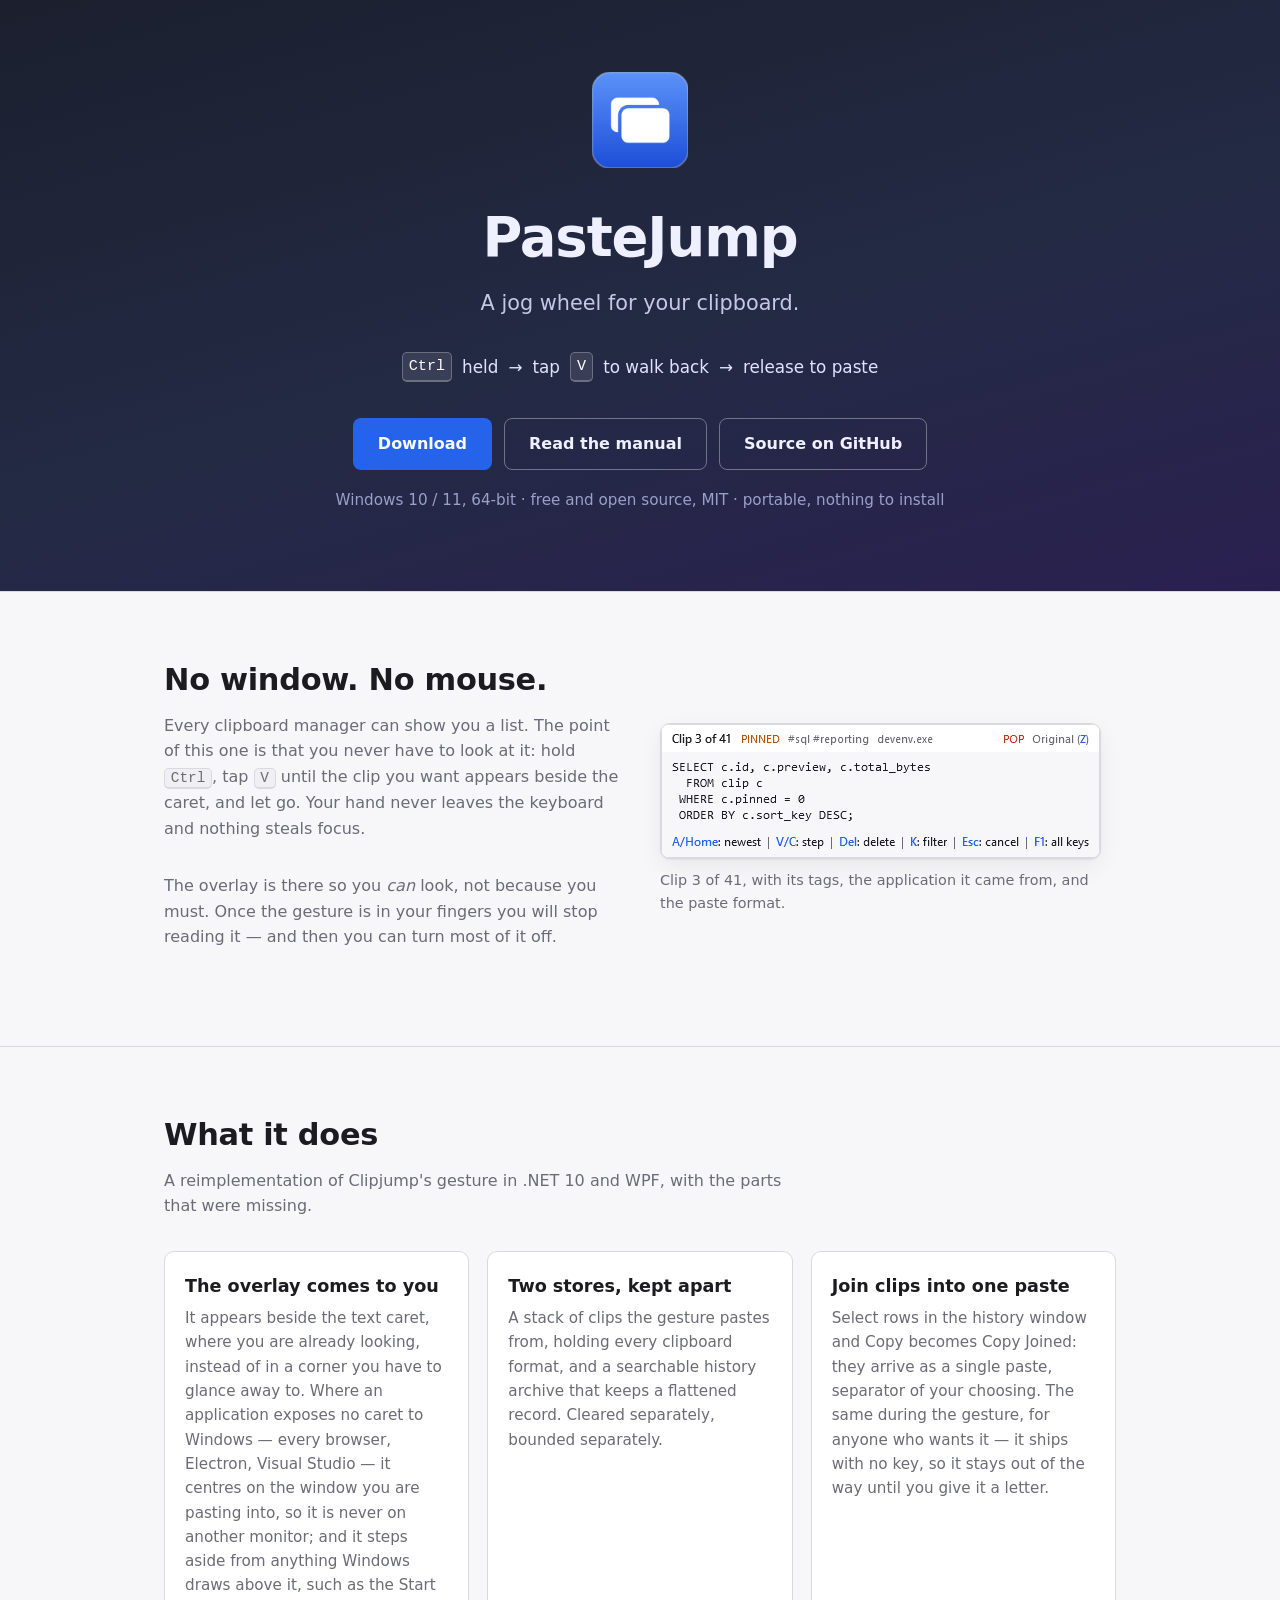
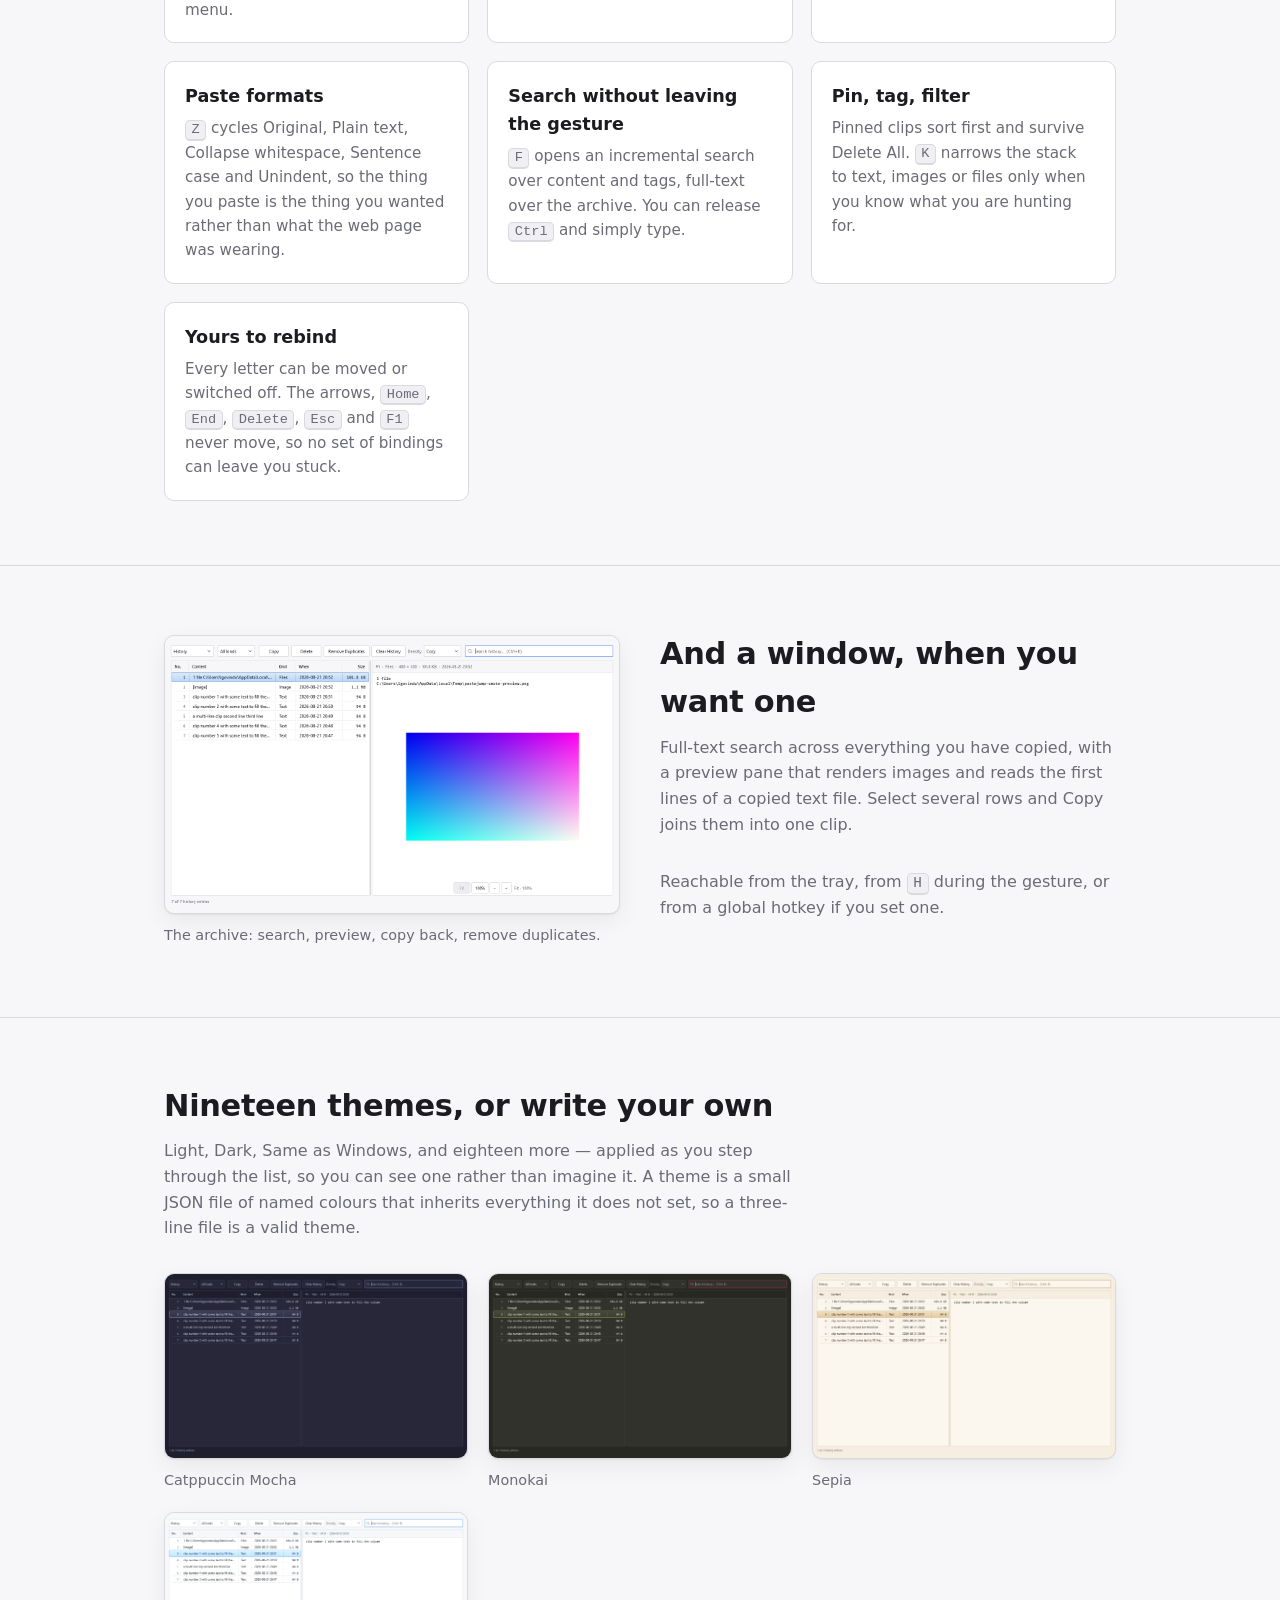
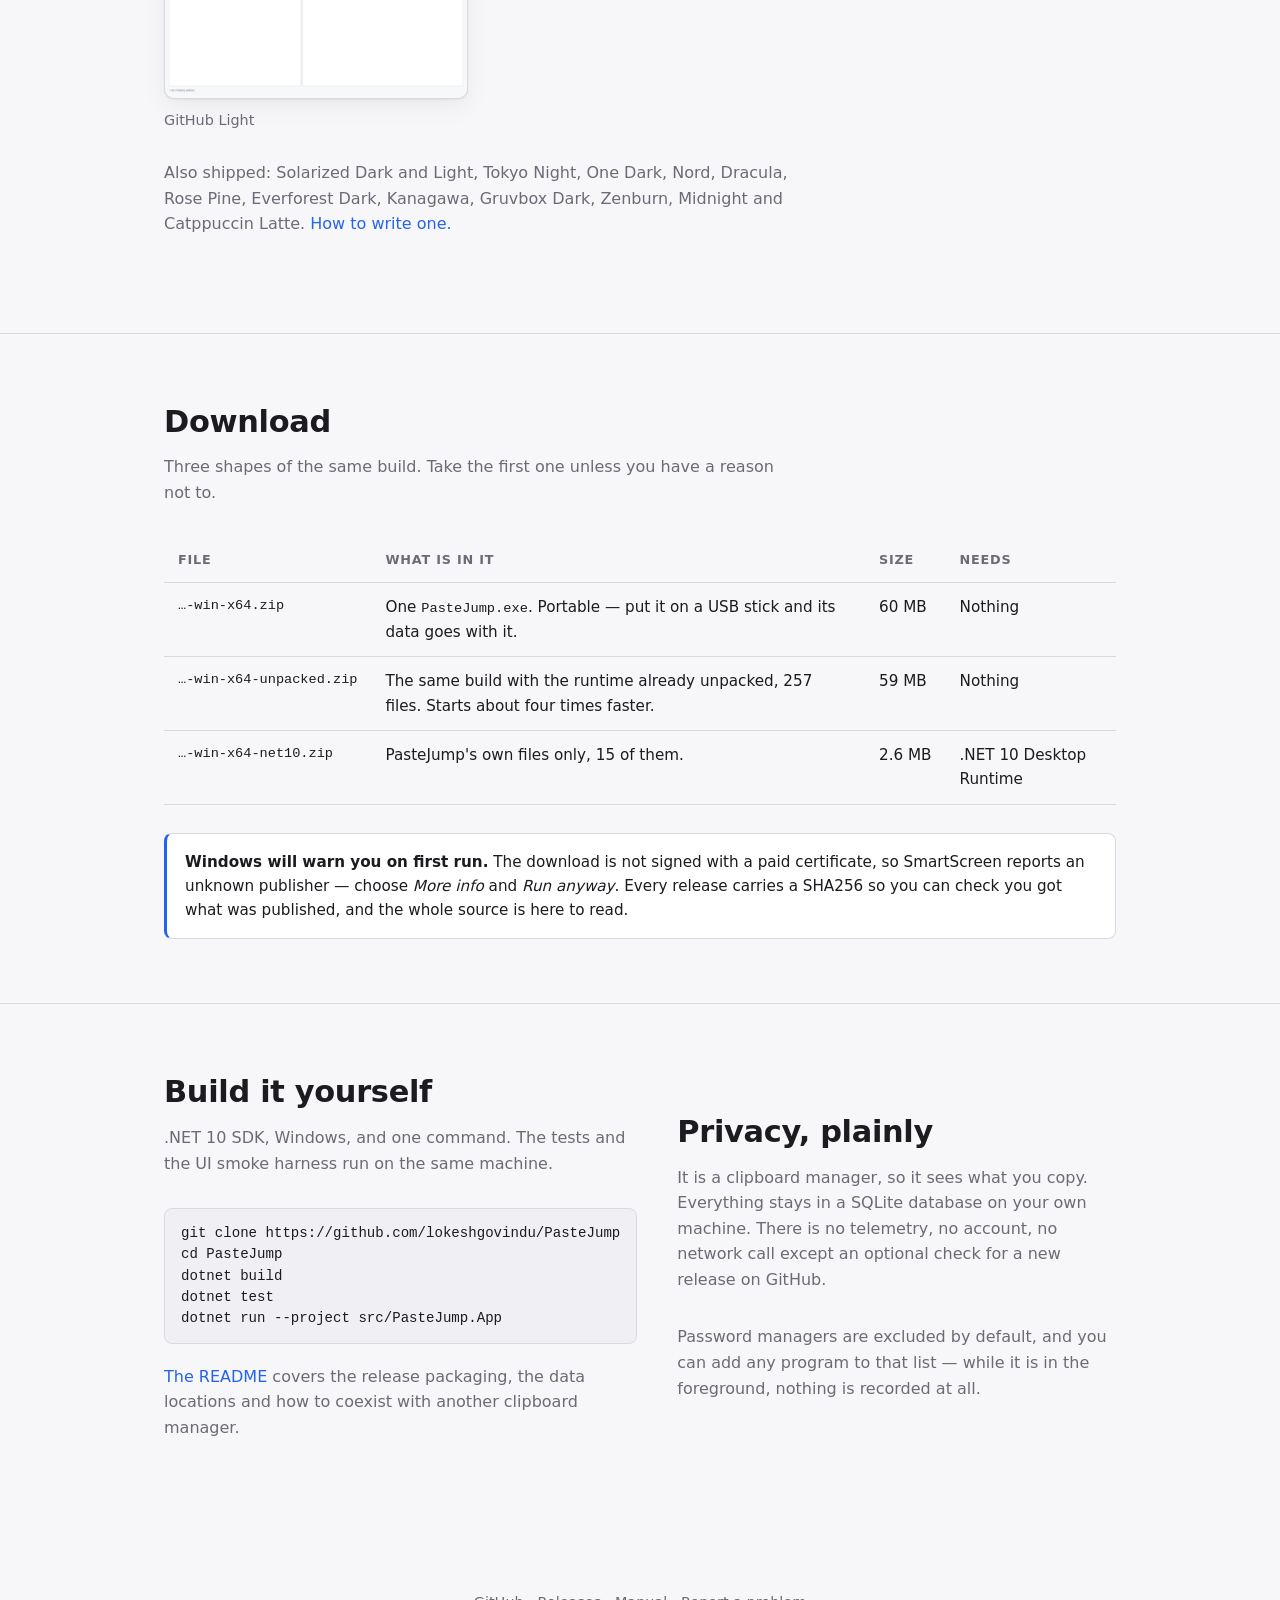
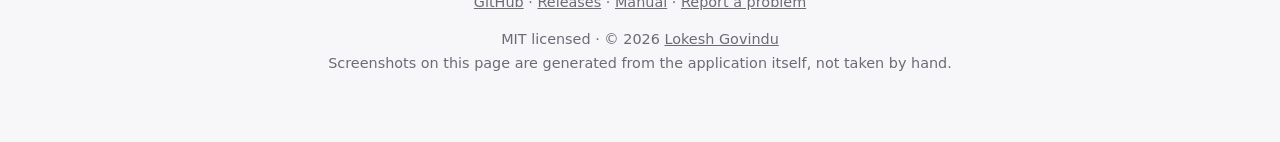
<file: docs/index.html>
<!DOCTYPE html>
<!--
    The project's website, served by GitHub Pages from this folder (Settings, Pages, master /docs).

    Hand-written and self-contained on purpose: no Jekyll theme, no CDN, no web fonts, no JavaScript. A page about a
    clipboard manager - a program people are right to be careful about - should not be asking three other servers for
    permission to render. .nojekyll beside this file stops Pages processing it and serves these bytes as they are.

    Every screenshot comes from help/images, which tools/update-help-images.ps1 regenerates from the UI smoke harness.
    That is deliberate: the pictures on this page cannot drift from the product, because nobody takes them by hand.
-->
<html lang="en">
<head>
<meta charset="utf-8">
<meta name="viewport" content="width=device-width, initial-scale=1">
<title>PasteJump — a jog wheel for your clipboard</title>
<meta name="description" content="A keyboard-driven multiple-clipboard manager for Windows. Hold Ctrl, tap V to walk back through everything you have copied, release to paste. Free, open source, portable.">
<link rel="icon" href="pastejump-256.png" type="image/png">

<meta property="og:title" content="PasteJump">
<meta property="og:description" content="Hold Ctrl, tap V to walk back through everything you have copied, release to paste. No window, no mouse.">
<meta property="og:image" content="https://lokeshgovindu.github.io/PasteJump/pastejump-256.png">
<meta property="og:url" content="https://lokeshgovindu.github.io/PasteJump/">
<meta name="twitter:card" content="summary">

<style>
/*
    One palette, defined as tokens and swapped by prefers-color-scheme - the same approach the application takes, and
    for the same reason: every colour named once means a theme change cannot leave one control behind.
*/
:root {
    --bg: #f7f7f9;
    --surface: #ffffff;
    --border: #d9d9e0;
    --text: #1b1b20;
    --muted: #6b6b77;
    --accent: #2563eb;
    --accent-text: #fbfbfe;
    --code-bg: #f0f0f4;
    --shadow: 0 1px 2px rgba(0, 0, 0, .06), 0 8px 24px rgba(0, 0, 0, .06);
    --hero-bg: linear-gradient(165deg, #1b1f2e 0%, #232a44 55%, #2a2050 100%);
}

@media (prefers-color-scheme: dark) {
    :root {
        --bg: #17171b;
        --surface: #1e1e24;
        --border: #33333d;
        --text: #e8e8ee;
        --muted: #9a9aa8;
        --accent: #7c9cff;
        --accent-text: #14141a;
        --code-bg: #24242c;
        --shadow: 0 1px 2px rgba(0, 0, 0, .4), 0 8px 24px rgba(0, 0, 0, .35);
    }
}

* { box-sizing: border-box; }

body {
    margin: 0;
    background: var(--bg);
    color: var(--text);
    font: 16px/1.6 -apple-system, "Segoe UI Variable Text", "Segoe UI", system-ui, sans-serif;
    -webkit-font-smoothing: antialiased;
}

a { color: var(--accent); text-decoration: none; }
a:hover { text-decoration: underline; }

code, kbd {
    font-family: "Cascadia Mono", Consolas, ui-monospace, monospace;
    font-size: .9em;
}

kbd {
    background: var(--code-bg);
    border: 1px solid var(--border);
    border-bottom-width: 2px;
    border-radius: 5px;
    padding: .1em .4em;
    white-space: nowrap;
}

.wrap { max-width: 1000px; margin: 0 auto; padding: 0 24px; }

/* ---------------------------------------------------------------- hero */

header {
    background: var(--hero-bg);
    color: #eef0ff;
    padding: 72px 0 64px;
    text-align: center;
    border-bottom: 1px solid var(--border);
}

header img.mark { width: 96px; height: 96px; }

h1 {
    font-size: clamp(2.4rem, 6vw, 3.4rem);
    margin: 18px 0 6px;
    letter-spacing: -.02em;
}

.tagline { font-size: clamp(1.05rem, 2.6vw, 1.3rem); color: #c3c8e8; margin: 0 auto 6px; max-width: 40ch; }
.subtle { color: #9aa0c8; font-size: .95rem; margin-top: 18px; }

.gesture {
    display: inline-flex;
    gap: 10px;
    align-items: center;
    flex-wrap: wrap;
    justify-content: center;
    margin: 26px 0 6px;
    font-size: 1.05rem;
    color: #dfe3ff;
}

.gesture kbd { background: rgba(255, 255, 255, .1); border-color: rgba(255, 255, 255, .25); color: #fff; }

.buttons { display: flex; gap: 12px; justify-content: center; flex-wrap: wrap; margin-top: 30px; }

.button {
    display: inline-block;
    padding: 12px 24px;
    border-radius: 8px;
    font-weight: 600;
    border: 1px solid transparent;
}

.button.primary { background: var(--accent); color: var(--accent-text); }
.button.primary:hover { filter: brightness(1.1); text-decoration: none; }
.button.ghost { border-color: rgba(255, 255, 255, .35); color: #eef0ff; }
.button.ghost:hover { background: rgba(255, 255, 255, .1); text-decoration: none; }

/* ---------------------------------------------------------------- sections */

section { padding: 64px 0; border-bottom: 1px solid var(--border); }
section:last-of-type { border-bottom: 0; }

h2 { font-size: 1.9rem; margin: 0 0 8px; letter-spacing: -.01em; }
h3 { font-size: 1.1rem; margin: 0 0 6px; }
.lede { color: var(--muted); margin: 0 0 32px; max-width: 62ch; }

figure { margin: 0; }

figure img {
    max-width: 100%;
    height: auto;
    display: block;
    border: 1px solid var(--border);
    border-radius: 10px;
    box-shadow: var(--shadow);
    background: var(--surface);
}

figcaption { color: var(--muted); font-size: .9rem; margin-top: 10px; }

.split { display: grid; grid-template-columns: 1fr 1fr; gap: 40px; align-items: center; }

.cards { display: grid; grid-template-columns: repeat(auto-fit, minmax(260px, 1fr)); gap: 18px; }

.card {
    background: var(--surface);
    border: 1px solid var(--border);
    border-radius: 10px;
    padding: 20px;
}

.card p { color: var(--muted); margin: 0; font-size: .95rem; }

.gallery { display: grid; grid-template-columns: repeat(auto-fit, minmax(300px, 1fr)); gap: 20px; }

table { width: 100%; border-collapse: collapse; font-size: .95rem; }
th, td { text-align: left; padding: 12px 14px; border-bottom: 1px solid var(--border); vertical-align: top; }
th { font-size: .8rem; text-transform: uppercase; letter-spacing: .06em; color: var(--muted); }
td.name { font-family: "Cascadia Mono", Consolas, ui-monospace, monospace; font-size: .85rem; white-space: nowrap; }

.scroller { overflow-x: auto; }

pre {
    background: var(--code-bg);
    border: 1px solid var(--border);
    border-radius: 8px;
    padding: 14px 16px;
    overflow-x: auto;
    font-size: .88rem;
    line-height: 1.5;
}

footer { padding: 40px 0 56px; color: var(--muted); font-size: .9rem; text-align: center; }
footer a { color: var(--muted); text-decoration: underline; }

.note {
    background: var(--surface);
    border: 1px solid var(--border);
    border-left: 3px solid var(--accent);
    border-radius: 8px;
    padding: 16px 18px;
    margin-top: 28px;
    font-size: .95rem;
}

@media (max-width: 760px) {
    .split { grid-template-columns: 1fr; gap: 28px; }
    section { padding: 48px 0; }
}
</style>
</head>
<body>

<header>
    <div class="wrap">
        <img class="mark" src="pastejump-256.png" alt="">
        <h1>PasteJump</h1>
        <p class="tagline">A jog wheel for your clipboard.</p>

        <p class="gesture">
            <kbd>Ctrl</kbd> held <span>&rarr;</span> tap <kbd>V</kbd> to walk back <span>&rarr;</span> release to paste
        </p>

        <div class="buttons">
            <a class="button primary" href="https://github.com/lokeshgovindu/PasteJump/releases">Download</a>
            <a class="button ghost" href="help/overview.html">Read the manual</a>
            <a class="button ghost" href="https://github.com/lokeshgovindu/PasteJump">Source on GitHub</a>
        </div>

        <p class="subtle">Windows 10 / 11, 64-bit &middot; free and open source, MIT &middot; portable, nothing to install</p>
    </div>
</header>

<section>
    <div class="wrap split">
        <div>
            <h2>No window. No mouse.</h2>
            <p class="lede">
                Every clipboard manager can show you a list. The point of this one is that you never have to look at
                it: hold <kbd>Ctrl</kbd>, tap <kbd>V</kbd> until the clip you want appears beside the caret, and let go.
                Your hand never leaves the keyboard and nothing steals focus.
            </p>
            <p class="lede">
                The overlay is there so you <em>can</em> look, not because you must. Once the gesture is in your
                fingers you will stop reading it &mdash; and then you can turn most of it off.
            </p>
        </div>
        <figure>
            <img src="help/images/overlay.png" alt="The paste overlay, showing clip 3 of 41 with its tags and source application">
            <figcaption>Clip 3 of 41, with its tags, the application it came from, and the paste format.</figcaption>
        </figure>
    </div>
</section>

<section>
    <div class="wrap">
        <h2>What it does</h2>
        <p class="lede">A reimplementation of Clipjump's gesture in .NET 10 and WPF, with the parts that were missing.</p>

        <div class="cards">
            <div class="card">
                <h3>The overlay comes to you</h3>
                <p>
                    It appears beside the text caret, where you are already looking, instead of in a corner you have to
                    glance away to. Where an application exposes no caret to Windows &mdash; every browser, Electron,
                    Visual Studio &mdash; it centres on the window you are pasting into, so it is never on another
                    monitor; and it steps aside from anything Windows draws above it, such as the Start menu.
                </p>
            </div>
            <div class="card">
                <h3>Two stores, kept apart</h3>
                <p>
                    A stack of clips the gesture pastes from, holding every clipboard format, and a searchable history
                    archive that keeps a flattened record. Cleared separately, bounded separately.
                </p>
            </div>
            <div class="card">
                <h3>Join clips into one paste</h3>
                <p>
                    Select rows in the history window and Copy becomes Copy Joined: they arrive as a single paste,
                    separator of your choosing. The same during the gesture, for anyone who wants it &mdash; it ships
                    with no key, so it stays out of the way until you give it a letter.
                </p>
            </div>
            <div class="card">
                <h3>Paste formats</h3>
                <p>
                    <kbd>Z</kbd> cycles Original, Plain text, Collapse whitespace, Sentence case and Unindent, so the
                    thing you paste is the thing you wanted rather than what the web page was wearing.
                </p>
            </div>
            <div class="card">
                <h3>Search without leaving the gesture</h3>
                <p>
                    <kbd>F</kbd> opens an incremental search over content and tags, full-text over the archive. You can
                    release <kbd>Ctrl</kbd> and simply type.
                </p>
            </div>
            <div class="card">
                <h3>Pin, tag, filter</h3>
                <p>
                    Pinned clips sort first and survive Delete All. <kbd>K</kbd> narrows the stack to text, images or
                    files only when you know what you are hunting for.
                </p>
            </div>
            <div class="card">
                <h3>Yours to rebind</h3>
                <p>
                    Every letter can be moved or switched off. The arrows, <kbd>Home</kbd>, <kbd>End</kbd>,
                    <kbd>Delete</kbd>, <kbd>Esc</kbd> and <kbd>F1</kbd> never move, so no set of bindings can leave you
                    stuck.
                </p>
            </div>
        </div>
    </div>
</section>

<section>
    <div class="wrap split">
        <figure>
            <img src="help/images/history-window.png" alt="The history window, showing the searchable archive with a preview pane">
            <figcaption>The archive: search, preview, copy back, remove duplicates.</figcaption>
        </figure>
        <div>
            <h2>And a window, when you want one</h2>
            <p class="lede">
                Full-text search across everything you have copied, with a preview pane that renders images and reads
                the first lines of a copied text file. Select several rows and Copy joins them into one clip.
            </p>
            <p class="lede">
                Reachable from the tray, from <kbd>H</kbd> during the gesture, or from a global hotkey if you set one.
            </p>
        </div>
    </div>
</section>

<section>
    <div class="wrap">
        <h2>Nineteen themes, or write your own</h2>
        <p class="lede">
            Light, Dark, Same&nbsp;as&nbsp;Windows, and eighteen more &mdash; applied as you step through the list, so
            you can see one rather than imagine it. A theme is a small JSON file of named colours that inherits
            everything it does not set, so a three-line file is a valid theme.
        </p>

        <div class="gallery">
            <figure>
                <img src="help/images/theme-catppuccin-mocha.png" alt="PasteJump under the Catppuccin Mocha theme">
                <figcaption>Catppuccin Mocha</figcaption>
            </figure>
            <figure>
                <img src="help/images/theme-monokai.png" alt="PasteJump under the Monokai theme">
                <figcaption>Monokai</figcaption>
            </figure>
            <figure>
                <img src="help/images/theme-sepia.png" alt="PasteJump under the Sepia theme">
                <figcaption>Sepia</figcaption>
            </figure>
            <figure>
                <img src="help/images/theme-github-light.png" alt="PasteJump under the GitHub Light theme">
                <figcaption>GitHub Light</figcaption>
            </figure>
        </div>

        <p class="lede" style="margin-top: 28px;">
            Also shipped: Solarized Dark and Light, Tokyo Night, One Dark, Nord, Dracula, Rose Pine, Everforest Dark,
            Kanagawa, Gruvbox Dark, Zenburn, Midnight and Catppuccin Latte.
            <a href="help/themes.html">How to write one.</a>
        </p>
    </div>
</section>

<section>
    <div class="wrap">
        <h2>Download</h2>
        <p class="lede">
            Three shapes of the same build. Take the first one unless you have a reason not to.
        </p>

        <div class="scroller">
            <table>
                <tr>
                    <th>File</th>
                    <th>What is in it</th>
                    <th>Size</th>
                    <th>Needs</th>
                </tr>
                <tr>
                    <td class="name">…-win-x64.zip</td>
                    <td>One <code>PasteJump.exe</code>. Portable &mdash; put it on a USB stick and its data goes with it.</td>
                    <td>60&nbsp;MB</td>
                    <td>Nothing</td>
                </tr>
                <tr>
                    <td class="name">…-win-x64-unpacked.zip</td>
                    <td>The same build with the runtime already unpacked, 257 files. Starts about four times faster.</td>
                    <td>59&nbsp;MB</td>
                    <td>Nothing</td>
                </tr>
                <tr>
                    <td class="name">…-win-x64-net10.zip</td>
                    <td>PasteJump's own files only, 15 of them.</td>
                    <td>2.6&nbsp;MB</td>
                    <td>.NET 10 Desktop Runtime</td>
                </tr>
            </table>
        </div>

        <div class="note">
            <p style="margin: 0;">
                <strong>Windows will warn you on first run.</strong> The download is not signed with a paid
                certificate, so SmartScreen reports an unknown publisher &mdash; choose <em>More info</em> and
                <em>Run anyway</em>. Every release carries a SHA256 so you can check you got what was published, and
                the whole source is here to read.
            </p>
        </div>
    </div>
</section>

<section>
    <div class="wrap split">
        <div>
            <h2>Build it yourself</h2>
            <p class="lede">
                .NET 10 SDK, Windows, and one command. The tests and the UI smoke harness run on the same machine.
            </p>
<pre>git clone https://github.com/lokeshgovindu/PasteJump
cd PasteJump
dotnet build
dotnet test
dotnet run --project src/PasteJump.App</pre>
            <p class="lede" style="margin-top: 20px;">
                <a href="https://github.com/lokeshgovindu/PasteJump/blob/master/README.md">The README</a> covers the
                release packaging, the data locations and how to coexist with another clipboard manager.
            </p>
        </div>
        <div>
            <h2>Privacy, plainly</h2>
            <p class="lede">
                It is a clipboard manager, so it sees what you copy. Everything stays in a SQLite database on your own
                machine. There is no telemetry, no account, no network call except an optional check for a new release
                on GitHub.
            </p>
            <p class="lede">
                Password managers are excluded by default, and you can add any program to that list &mdash; while it is
                in the foreground, nothing is recorded at all.
            </p>
        </div>
    </div>
</section>

<footer>
    <div class="wrap">
        <p>
            <a href="https://github.com/lokeshgovindu/PasteJump">GitHub</a> &middot;
            <a href="https://github.com/lokeshgovindu/PasteJump/releases">Releases</a> &middot;
            <a href="help/overview.html">Manual</a> &middot;
            <a href="https://github.com/lokeshgovindu/PasteJump/issues">Report a problem</a>
        </p>
        <p>
            MIT licensed &middot; &copy; 2026 <a href="https://github.com/lokeshgovindu">Lokesh Govindu</a><br>
            Screenshots on this page are generated from the application itself, not taken by hand.
        </p>
    </div>
</footer>

</body>
</html>
</file>
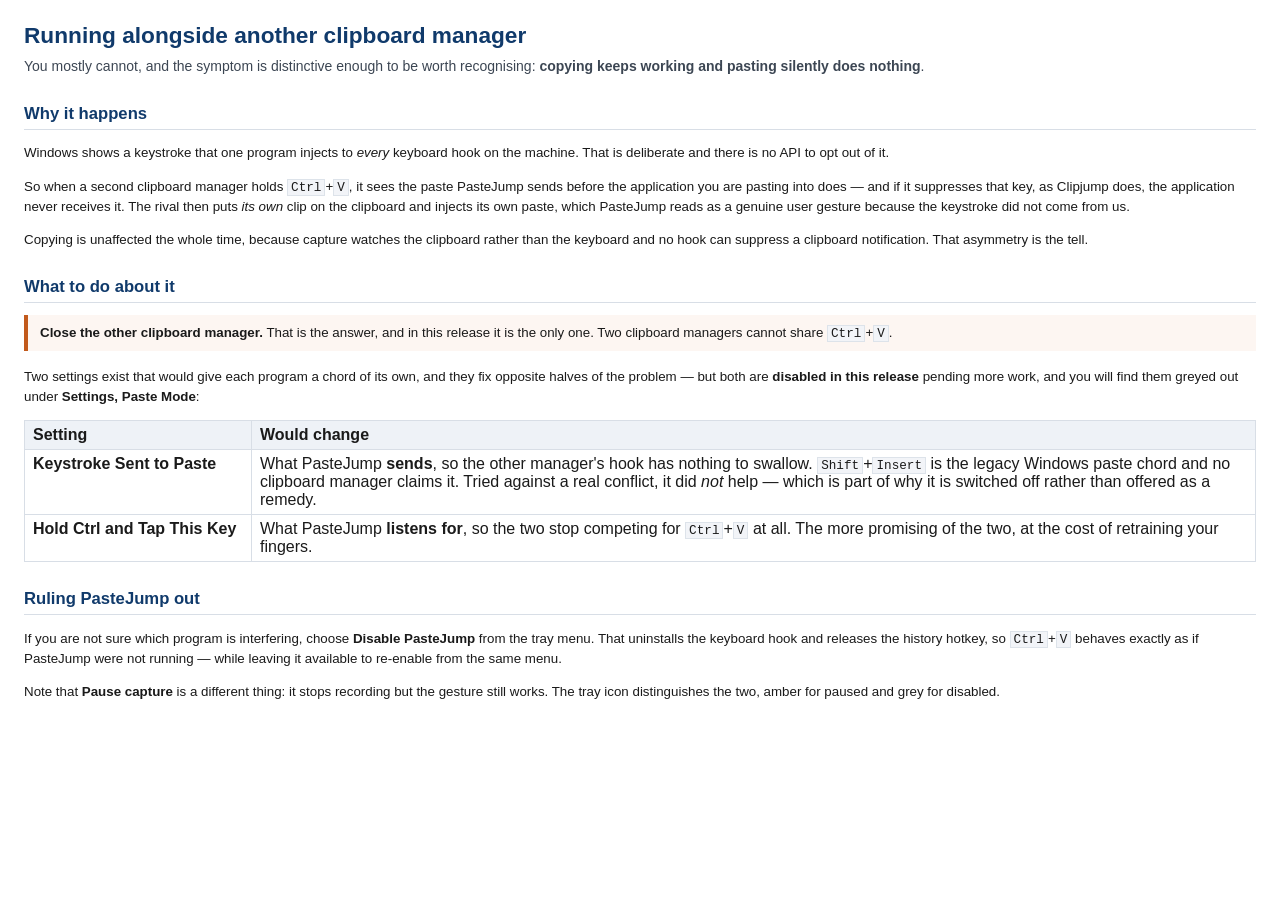
<file: docs/help/coexisting.html>
<html>
<head>
<meta http-equiv="Content-Type" content="text/html; charset=utf-8">
<title>Another clipboard manager</title>
<link rel="stylesheet" type="text/css" href="styles.css">
</head>
<body>

<h1>Running alongside another clipboard manager</h1>
<p class="lead">You mostly cannot, and the symptom is distinctive enough to be worth recognising:
<b>copying keeps working and pasting silently does nothing</b>.</p>

<h2>Why it happens</h2>

<p>Windows shows a keystroke that one program injects to <i>every</i> keyboard hook on the machine. That
is deliberate and there is no API to opt out of it.</p>

<p>So when a second clipboard manager holds <code>Ctrl</code>+<code>V</code>, it sees the paste PasteJump
sends before the application you are pasting into does &mdash; and if it suppresses that key, as Clipjump
does, the application never receives it. The rival then puts <i>its own</i> clip on the clipboard and
injects its own paste, which PasteJump reads as a genuine user gesture because the keystroke did not come
from us.</p>

<p>Copying is unaffected the whole time, because capture watches the clipboard rather than the keyboard
and no hook can suppress a clipboard notification. That asymmetry is the tell.</p>

<h2>What to do about it</h2>

<div class="warn">
<p><b>Close the other clipboard manager.</b> That is the answer, and in this release it is the only one.
Two clipboard managers cannot share <code>Ctrl</code>+<code>V</code>.</p>
</div>

<p>Two settings exist that would give each program a chord of its own, and they fix opposite halves of the
problem &mdash; but both are <b>disabled in this release</b> pending more work, and you will find them
greyed out under <b>Settings, Paste Mode</b>:</p>

<table>
<tr><th>Setting</th><th>Would change</th></tr>

<tr><td class="name">Keystroke Sent to Paste</td>
<td>What PasteJump <b>sends</b>, so the other manager's hook has nothing to swallow.
<code>Shift</code>+<code>Insert</code> is the legacy Windows paste chord and no clipboard manager claims
it. Tried against a real conflict, it did <i>not</i> help &mdash; which is part of why it is switched off
rather than offered as a remedy.</td></tr>

<tr><td class="name">Hold Ctrl and Tap This Key</td>
<td>What PasteJump <b>listens for</b>, so the two stop competing for <code>Ctrl</code>+<code>V</code> at
all. The more promising of the two, at the cost of retraining your fingers.</td></tr>
</table>

<h2>Ruling PasteJump out</h2>

<p>If you are not sure which program is interfering, choose <b>Disable PasteJump</b> from the tray menu.
That uninstalls the keyboard hook and releases the history hotkey, so <code>Ctrl</code>+<code>V</code>
behaves exactly as if PasteJump were not running &mdash; while leaving it available to re-enable from the
same menu.</p>

<p>Note that <b>Pause capture</b> is a different thing: it stops recording but the gesture still works.
The tray icon distinguishes the two, amber for paused and grey for disabled.</p>

</body>
</html>
</file>
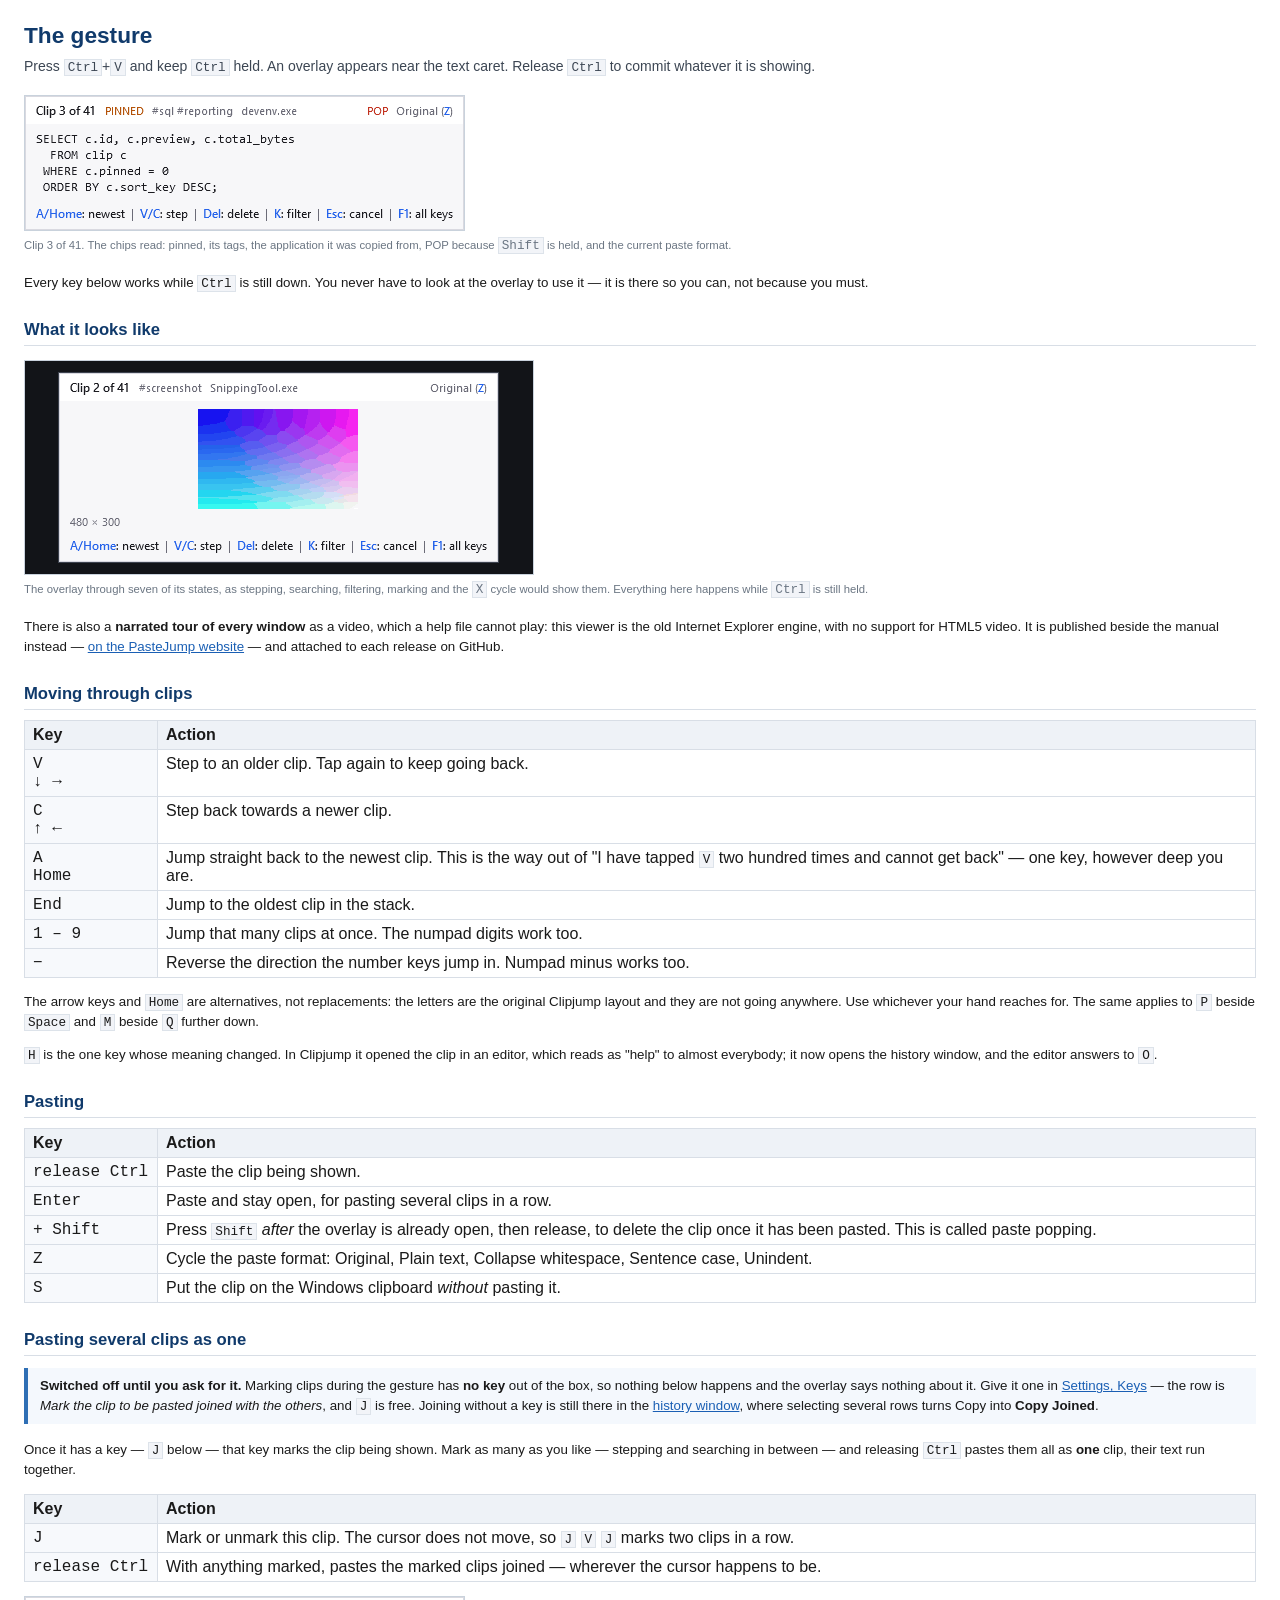
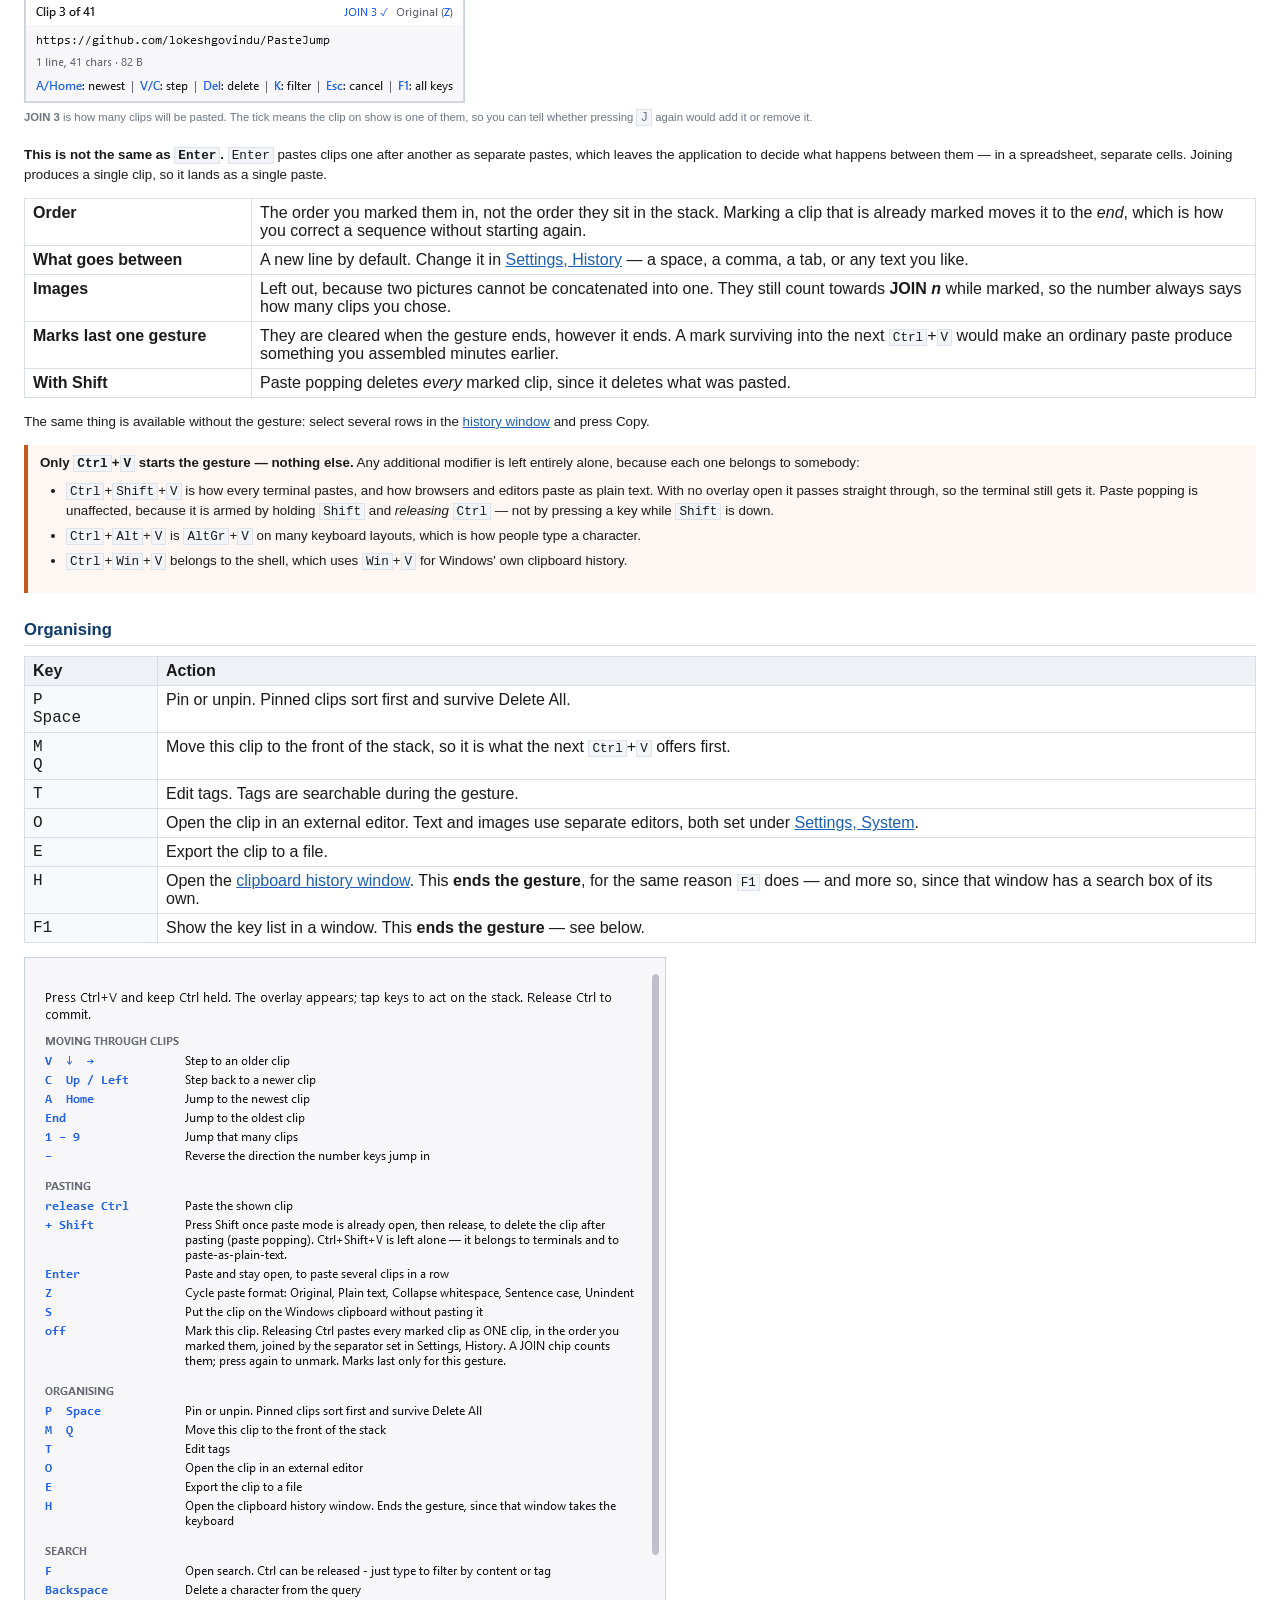
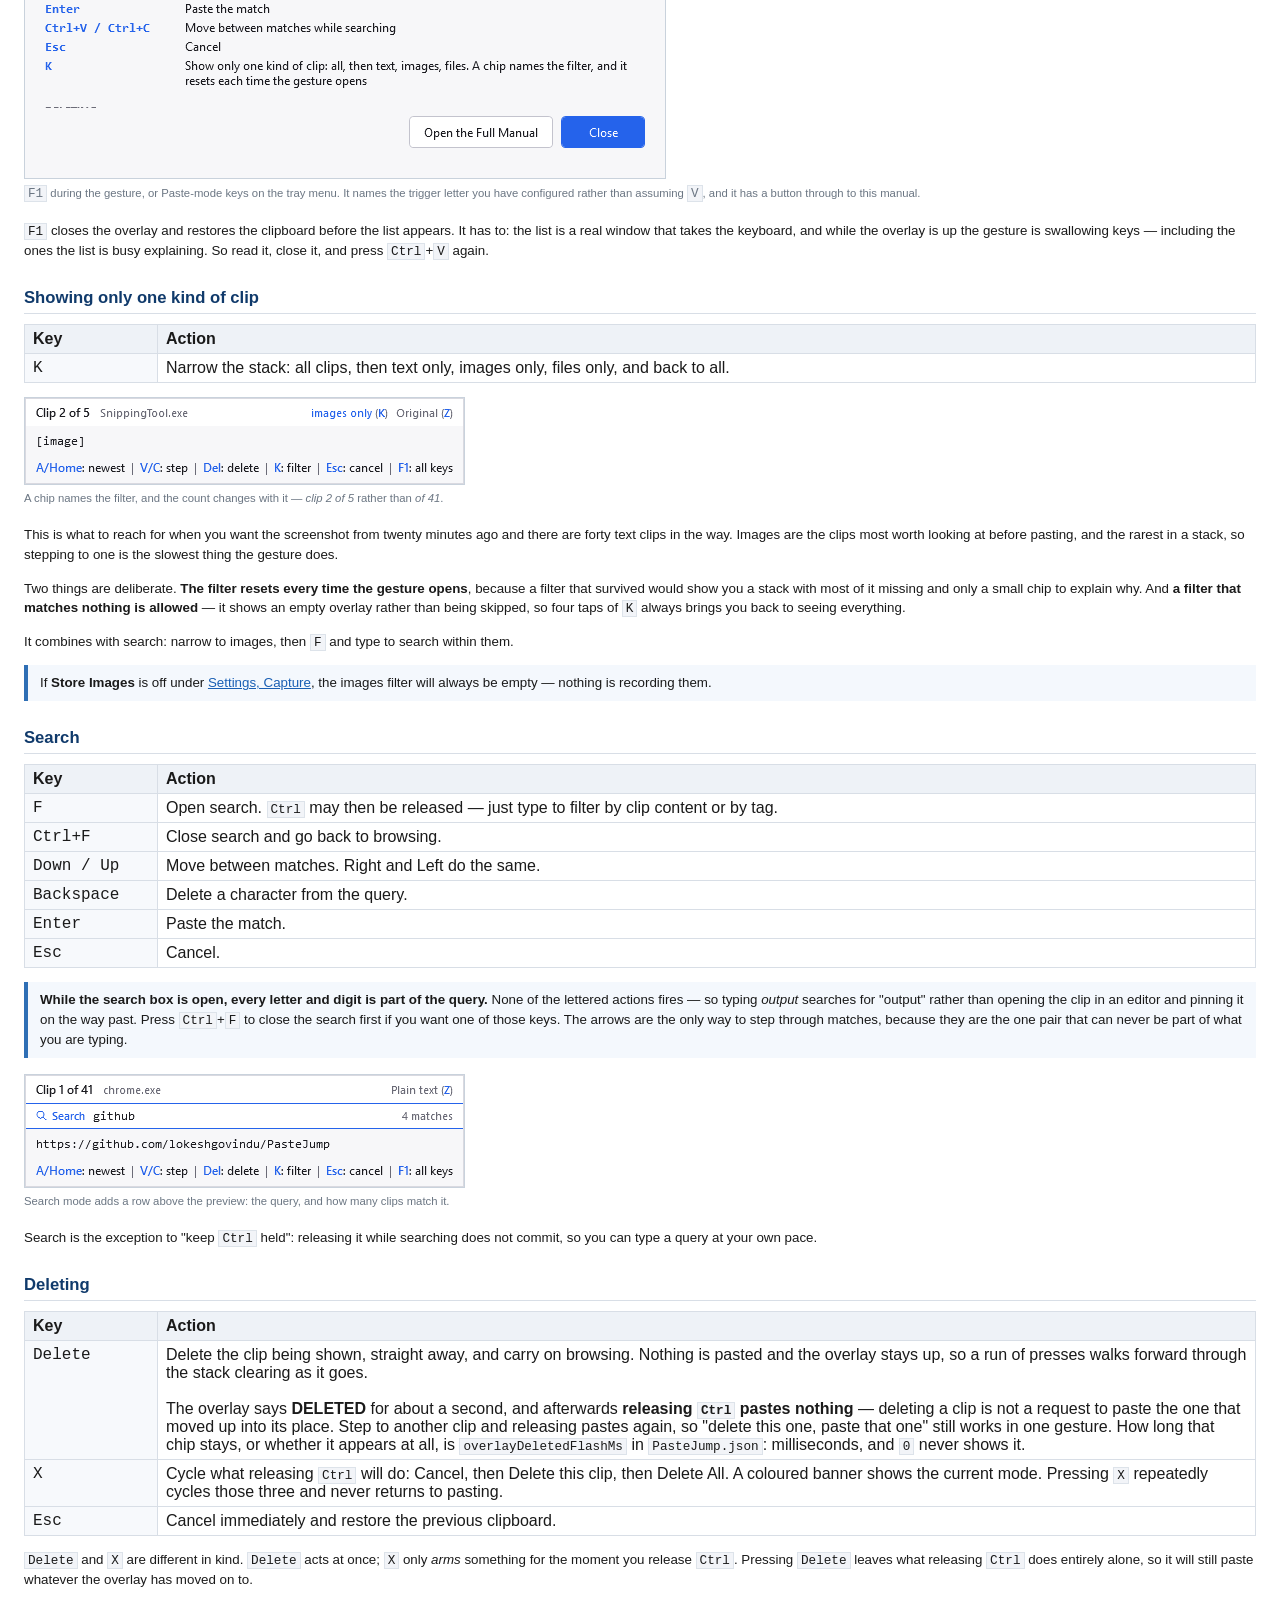
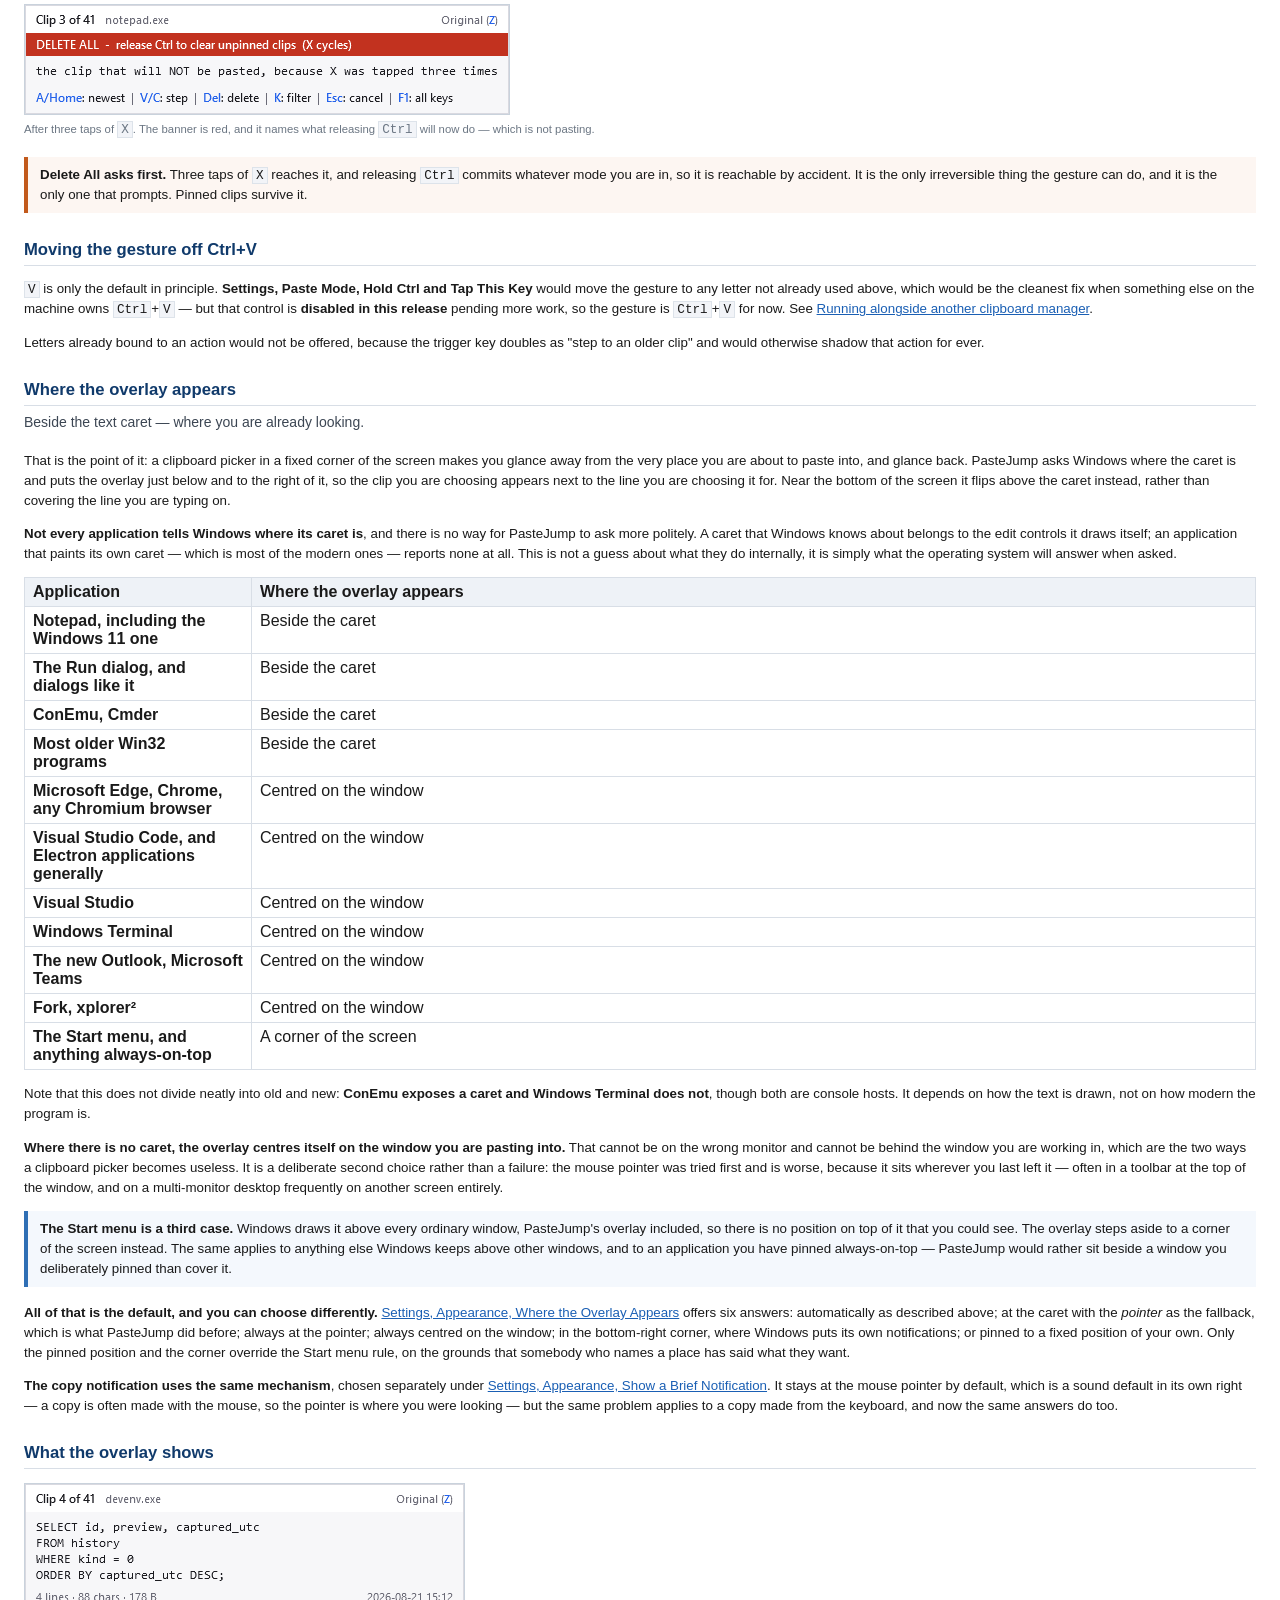
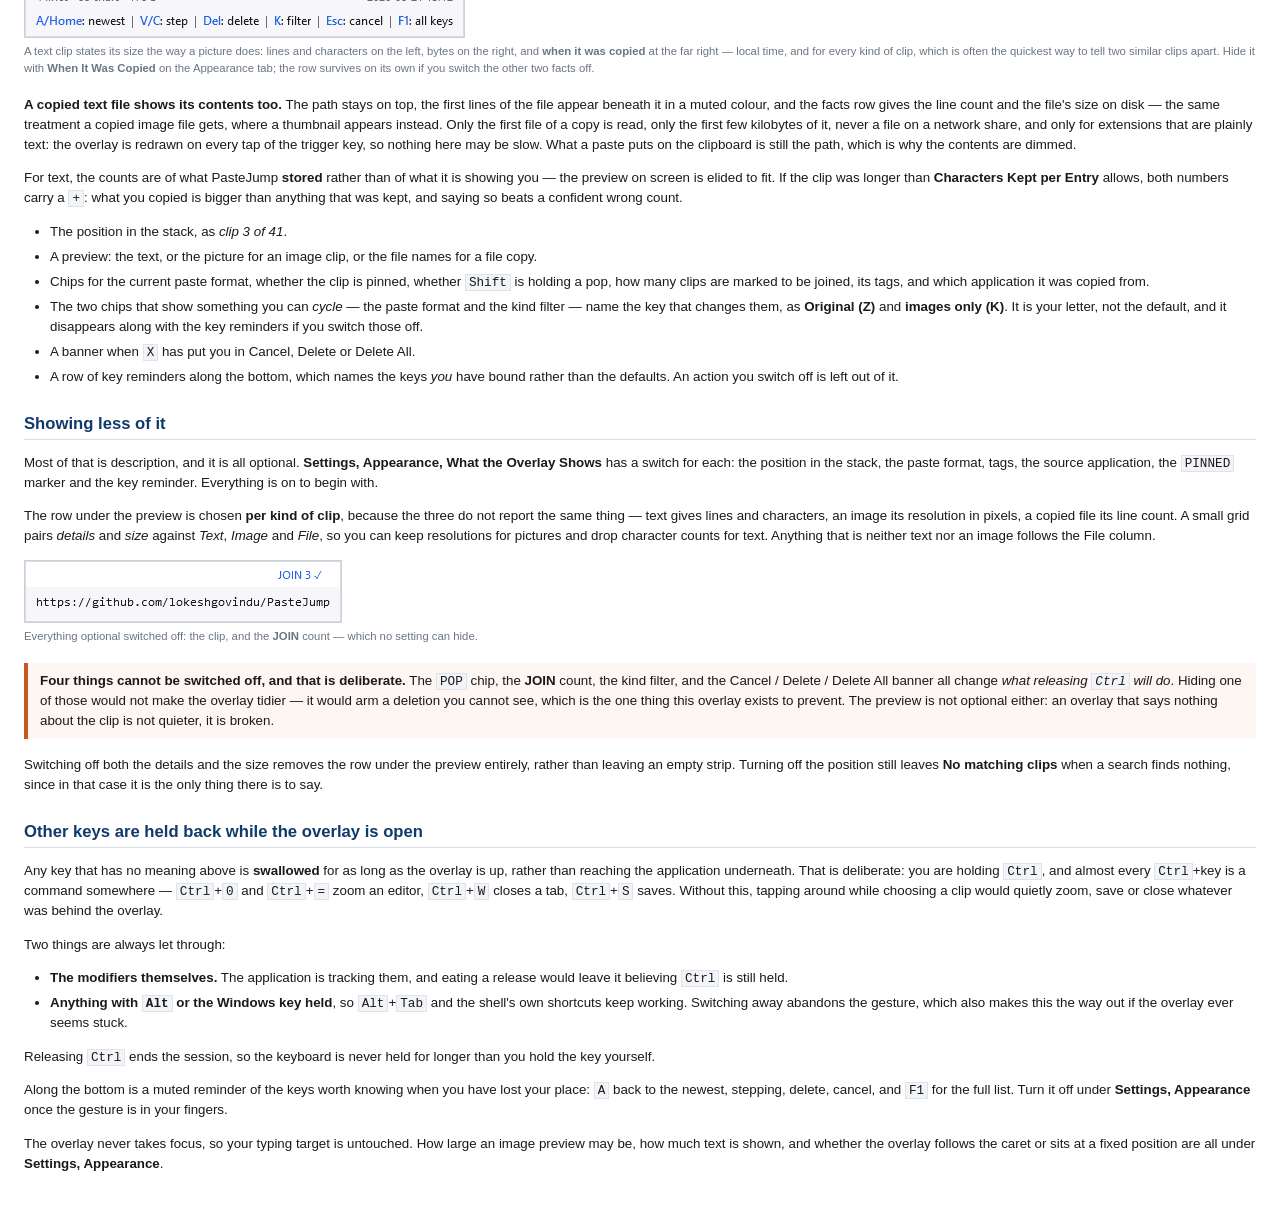
<file: docs/help/gesture.html>
<html>
<head>
<meta http-equiv="Content-Type" content="text/html; charset=utf-8">
<title>The gesture</title>
<link rel="stylesheet" type="text/css" href="styles.css">
</head>
<body>

<h1>The gesture</h1>
<p class="lead">Press <code>Ctrl</code>+<code>V</code> and keep <code>Ctrl</code> held. An overlay
appears near the text caret. Release <code>Ctrl</code> to commit whatever it is showing.</p>

<div class="shot shot-inline">
<img src="images/overlay.png" alt="The paste overlay showing clip 3 of 41">
<p>Clip 3 of 41. The chips read: pinned, its tags, the application it was copied from, POP because
<code>Shift</code> is held, and the current paste format.</p>
</div>

<p>Every key below works while <code>Ctrl</code> is still down. You never have to look at the overlay to
use it &mdash; it is there so you can, not because you must.</p>

<h2>What it looks like</h2>

<div class="shot">
<img src="images/overlay-tour.gif" alt="The overlay stepping through a text clip, an image, a search, a kind filter, marked clips and DELETE ALL">
<p>The overlay through seven of its states, as stepping, searching, filtering, marking and the <code>X</code> cycle
would show them. Everything here happens while <code>Ctrl</code> is still held.</p>
</div>

<p>There is also a <b>narrated tour of every window</b> as a video, which a help file cannot play: this viewer is the
old Internet&nbsp;Explorer engine, with no support for HTML5 video. It is published beside the manual instead &mdash;
<a href="https://lokeshgovindu.github.io/PasteJump/">on the PasteJump website</a> &mdash; and attached to each
release on GitHub.</p>

<h2>Moving through clips</h2>

<table>
<tr><th>Key</th><th>Action</th></tr>
<tr><td class="key">V<br>&darr; &rarr;</td><td>Step to an older clip. Tap again to keep going back.</td></tr>
<tr><td class="key">C<br>&uarr; &larr;</td><td>Step back towards a newer clip.</td></tr>
<tr><td class="key">A<br>Home</td><td>Jump straight back to the newest clip. This is the way out of "I have
tapped <code>V</code> two hundred times and cannot get back" &mdash; one key, however deep you are.</td></tr>
<tr><td class="key">End</td><td>Jump to the oldest clip in the stack.</td></tr>
<tr><td class="key">1 &ndash; 9</td><td>Jump that many clips at once. The numpad digits work too.</td></tr>
<tr><td class="key">&minus;</td><td>Reverse the direction the number keys jump in. Numpad minus works too.</td></tr>
</table>

<p>The arrow keys and <code>Home</code> are alternatives, not replacements: the letters are the original
Clipjump layout and they are not going anywhere. Use whichever your hand reaches for. The same applies to
<code>P</code> beside <code>Space</code> and <code>M</code> beside <code>Q</code> further down.</p>

<p><code>H</code> is the one key whose meaning changed. In Clipjump it opened the clip in an editor, which
reads as "help" to almost everybody; it now opens the history window, and the editor answers to
<code>O</code>.</p>

<h2>Pasting</h2>

<table>
<tr><th>Key</th><th>Action</th></tr>
<tr><td class="key">release Ctrl</td><td>Paste the clip being shown.</td></tr>
<tr><td class="key">Enter</td><td>Paste and stay open, for pasting several clips in a row.</td></tr>
<tr><td class="key">+ Shift</td><td>Press <code>Shift</code> <i>after</i> the overlay is already open,
then release, to delete the clip once it has been pasted. This is called paste popping.</td></tr>
<tr><td class="key">Z</td><td>Cycle the paste format: Original, Plain text, Collapse whitespace,
Sentence case, Unindent.</td></tr>
<tr><td class="key">S</td><td>Put the clip on the Windows clipboard <i>without</i> pasting it.</td></tr>
</table>

<h2>Pasting several clips as one</h2>

<div class="note">
<p><b>Switched off until you ask for it.</b> Marking clips during the gesture has <b>no key</b> out of the box, so
nothing below happens and the overlay says nothing about it. Give it one in <a href="settings.html">Settings,
Keys</a> &mdash; the row is <i>Mark the clip to be pasted joined with the others</i>, and <code>J</code> is free.
Joining without a key is still there in the <a href="history-window.html">history window</a>, where selecting
several rows turns Copy into <b>Copy Joined</b>.</p>
</div>

<p>Once it has a key &mdash; <code>J</code> below &mdash; that key marks the clip being shown. Mark as many as you
like &mdash; stepping and searching in between &mdash; and releasing <code>Ctrl</code> pastes them all as <b>one</b>
clip, their text run together.</p>

<table>
<tr><th>Key</th><th>Action</th></tr>
<tr><td class="key">J</td><td>Mark or unmark this clip. The cursor does not move, so
<code>J</code>&nbsp;<code>V</code>&nbsp;<code>J</code> marks two clips in a row.</td></tr>
<tr><td class="key">release Ctrl</td><td>With anything marked, pastes the marked clips joined &mdash; wherever the
cursor happens to be.</td></tr>
</table>

<div class="shot">
<img src="images/overlay-join-mark.png" alt="The overlay showing JOIN 3 with a tick">
<p><b>JOIN&nbsp;3</b> is how many clips will be pasted. The tick means the clip on show is one of them, so you can
tell whether pressing <code>J</code> again would add it or remove it.</p>
</div>

<p><b>This is not the same as <code>Enter</code>.</b> <code>Enter</code> pastes clips one after another as separate
pastes, which leaves the application to decide what happens between them &mdash; in a spreadsheet, separate cells.
Joining produces a single clip, so it lands as a single paste.</p>

<table>
<tr><td class="name">Order</td>
<td>The order you marked them in, not the order they sit in the stack. Marking a clip that is already marked moves
it to the <i>end</i>, which is how you correct a sequence without starting again.</td></tr>

<tr><td class="name">What goes between</td>
<td>A new line by default. Change it in <a href="settings.html">Settings, History</a> &mdash; a space, a comma, a
tab, or any text you like.</td></tr>

<tr><td class="name">Images</td>
<td>Left out, because two pictures cannot be concatenated into one. They still count towards
<b>JOIN&nbsp;<i>n</i></b> while marked, so the number always says how many clips you chose.</td></tr>

<tr><td class="name">Marks last one gesture</td>
<td>They are cleared when the gesture ends, however it ends. A mark surviving into the next
<code>Ctrl</code>+<code>V</code> would make an ordinary paste produce something you assembled minutes earlier.</td></tr>

<tr><td class="name">With Shift</td>
<td>Paste popping deletes <i>every</i> marked clip, since it deletes what was pasted.</td></tr>
</table>

<p>The same thing is available without the gesture: select several rows in the
<a href="history-window.html">history window</a> and press Copy.</p>

<div class="warn">
<p><b>Only <code>Ctrl</code>+<code>V</code> starts the gesture &mdash; nothing else.</b> Any additional
modifier is left entirely alone, because each one belongs to somebody:</p>
<ul>
<li><code>Ctrl</code>+<code>Shift</code>+<code>V</code> is how every terminal pastes, and how browsers and
editors paste as plain text. With no overlay open it passes straight through, so the terminal still gets it.
Paste popping is unaffected, because it is armed by holding <code>Shift</code> and <em>releasing</em>
<code>Ctrl</code> &mdash; not by pressing a key while <code>Shift</code> is down.</li>
<li><code>Ctrl</code>+<code>Alt</code>+<code>V</code> is <code>AltGr</code>+<code>V</code> on many keyboard
layouts, which is how people type a character.</li>
<li><code>Ctrl</code>+<code>Win</code>+<code>V</code> belongs to the shell, which uses
<code>Win</code>+<code>V</code> for Windows' own clipboard history.</li>
</ul>
</div>

<h2>Organising</h2>

<table>
<tr><th>Key</th><th>Action</th></tr>
<tr><td class="key">P<br>Space</td><td>Pin or unpin. Pinned clips sort first and survive Delete All.</td></tr>
<tr><td class="key">M<br>Q</td><td>Move this clip to the front of the stack, so it is what the next
<code>Ctrl</code>+<code>V</code> offers first.</td></tr>
<tr><td class="key">T</td><td>Edit tags. Tags are searchable during the gesture.</td></tr>
<tr><td class="key">O</td><td>Open the clip in an external editor. Text and images use separate editors,
both set under <a href="settings.html">Settings, System</a>.</td></tr>
<tr><td class="key">E</td><td>Export the clip to a file.</td></tr>
<tr><td class="key">H</td><td>Open the <a href="history-window.html">clipboard history window</a>. This
<b>ends the gesture</b>, for the same reason <code>F1</code> does &mdash; and more so, since that window has a
search box of its own.</td></tr>
<tr><td class="key">F1</td><td>Show the key list in a window. This <b>ends the gesture</b> &mdash; see
below.</td></tr>
</table>

<div class="shot">
<img src="images/shortcut-help.png" alt="The paste-mode key list window">
<p><code>F1</code> during the gesture, or Paste-mode keys on the tray menu. It names the trigger letter
you have configured rather than assuming <code>V</code>, and it has a button through to this manual.</p>
</div>

<p><code>F1</code> closes the overlay and restores the clipboard before the list appears. It has to: the
list is a real window that takes the keyboard, and while the overlay is up the gesture is swallowing keys
&mdash; including the ones the list is busy explaining. So read it, close it, and press
<code>Ctrl</code>+<code>V</code> again.</p>

<h2>Showing only one kind of clip</h2>

<table>
<tr><th>Key</th><th>Action</th></tr>
<tr><td class="key">K</td><td>Narrow the stack: all clips, then text only, images only, files only, and back to
all.</td></tr>
</table>

<div class="shot shot-inline">
<img src="images/overlay-kind-filter.png" alt="The overlay with the stack narrowed to images">
<p>A chip names the filter, and the count changes with it &mdash; <i>clip 2 of 5</i> rather than <i>of 41</i>.</p>
</div>

<p>This is what to reach for when you want the screenshot from twenty minutes ago and there are forty text clips
in the way. Images are the clips most worth looking at before pasting, and the rarest in a stack, so stepping to
one is the slowest thing the gesture does.</p>

<p>Two things are deliberate. <b>The filter resets every time the gesture opens</b>, because a filter that
survived would show you a stack with most of it missing and only a small chip to explain why. And <b>a filter
that matches nothing is allowed</b> &mdash; it shows an empty overlay rather than being skipped, so four taps of
<code>K</code> always brings you back to seeing everything.</p>

<p>It combines with search: narrow to images, then <code>F</code> and type to search within them.</p>

<div class="note">
<p>If <b>Store Images</b> is off under <a href="settings.html">Settings, Capture</a>, the images filter will
always be empty &mdash; nothing is recording them.</p>
</div>

<h2>Search</h2>

<table>
<tr><th>Key</th><th>Action</th></tr>
<tr><td class="key">F</td><td>Open search. <code>Ctrl</code> may then be released &mdash; just type to
filter by clip content or by tag.</td></tr>
<tr><td class="key">Ctrl+F</td><td>Close search and go back to browsing.</td></tr>
<tr><td class="key">Down / Up</td><td>Move between matches. Right and Left do the same.</td></tr>
<tr><td class="key">Backspace</td><td>Delete a character from the query.</td></tr>
<tr><td class="key">Enter</td><td>Paste the match.</td></tr>
<tr><td class="key">Esc</td><td>Cancel.</td></tr>
</table>

<div class="note">
<p><b>While the search box is open, every letter and digit is part of the query.</b> None of the lettered
actions fires &mdash; so typing <i>output</i> searches for &quot;output&quot; rather than opening the clip in an
editor and pinning it on the way past. Press <code>Ctrl</code>+<code>F</code> to close the search first if you
want one of those keys. The arrows are the only way to step through matches, because they are the one pair that
can never be part of what you are typing.</p>
</div>

<div class="shot shot-inline">
<img src="images/overlay-search.png" alt="The overlay in search mode, showing the query and a match count">
<p>Search mode adds a row above the preview: the query, and how many clips match it.</p>
</div>

<p>Search is the exception to "keep <code>Ctrl</code> held": releasing it while searching does not
commit, so you can type a query at your own pace.</p>

<h2>Deleting</h2>

<table>
<tr><th>Key</th><th>Action</th></tr>
<tr><td class="key">Delete</td><td>Delete the clip being shown, straight away, and carry on browsing. Nothing
is pasted and the overlay stays up, so a run of presses walks forward through the stack clearing as it
goes.<br><br>The overlay says <b>DELETED</b> for about a second, and afterwards <b>releasing <code>Ctrl</code>
pastes nothing</b> &mdash; deleting a clip is not a request to paste the one that moved up into its place. Step to
another clip and releasing pastes again, so &quot;delete this one, paste that one&quot; still works in one gesture.
How long that chip stays, or whether it appears at all, is <code>overlayDeletedFlashMs</code> in
<code>PasteJump.json</code>: milliseconds, and <code>0</code> never shows it.</td></tr>
<tr><td class="key">X</td><td>Cycle what releasing <code>Ctrl</code> will do: Cancel, then Delete this
clip, then Delete All. A coloured banner shows the current mode. Pressing <code>X</code> repeatedly
cycles those three and never returns to pasting.</td></tr>
<tr><td class="key">Esc</td><td>Cancel immediately and restore the previous clipboard.</td></tr>
</table>

<p><code>Delete</code> and <code>X</code> are different in kind. <code>Delete</code> acts at once;
<code>X</code> only <i>arms</i> something for the moment you release <code>Ctrl</code>. Pressing
<code>Delete</code> leaves what releasing <code>Ctrl</code> does entirely alone, so it will still paste
whatever the overlay has moved on to.</p>

<div class="shot shot-inline">
<img src="images/overlay-delete-all.png" alt="The overlay with the DELETE ALL banner showing">
<p>After three taps of <code>X</code>. The banner is red, and it names what releasing <code>Ctrl</code>
will now do &mdash; which is not pasting.</p>
</div>

<div class="warn">
<p><b>Delete All asks first.</b> Three taps of <code>X</code> reaches it, and releasing <code>Ctrl</code>
commits whatever mode you are in, so it is reachable by accident. It is the only irreversible thing the
gesture can do, and it is the only one that prompts. Pinned clips survive it.</p>
</div>

<h2>Moving the gesture off Ctrl+V</h2>

<p><code>V</code> is only the default in principle. <b>Settings, Paste Mode, Hold Ctrl and Tap This Key</b>
would move the gesture to any letter not already used above, which would be the cleanest fix when
something else on the machine owns <code>Ctrl</code>+<code>V</code> &mdash; but that control is
<b>disabled in this release</b> pending more work, so the gesture is <code>Ctrl</code>+<code>V</code> for
now. See <a href="coexisting.html">Running alongside another clipboard manager</a>.</p>

<p>Letters already bound to an action would not be offered, because the trigger key doubles as "step to an
older clip" and would otherwise shadow that action for ever.</p>

<h2>Where the overlay appears</h2>

<p class="lead">Beside the text caret &mdash; where you are already looking.</p>

<p>That is the point of it: a clipboard picker in a fixed corner of the screen makes you glance away from the very
place you are about to paste into, and glance back. PasteJump asks Windows where the caret is and puts the overlay
just below and to the right of it, so the clip you are choosing appears next to the line you are choosing it for.
Near the bottom of the screen it flips above the caret instead, rather than covering the line you are typing on.</p>

<p><b>Not every application tells Windows where its caret is</b>, and there is no way for PasteJump to ask more
politely. A caret that Windows knows about belongs to the edit controls it draws itself; an application that paints
its own caret &mdash; which is most of the modern ones &mdash; reports none at all. This is not a guess about what
they do internally, it is simply what the operating system will answer when asked.</p>

<table>
<tr><th>Application</th><th>Where the overlay appears</th></tr>
<tr><td class="name">Notepad, including the Windows&nbsp;11 one</td><td>Beside the caret</td></tr>
<tr><td class="name">The Run dialog, and dialogs like it</td><td>Beside the caret</td></tr>
<tr><td class="name">ConEmu, Cmder</td><td>Beside the caret</td></tr>
<tr><td class="name">Most older Win32 programs</td><td>Beside the caret</td></tr>
<tr><td class="name">Microsoft Edge, Chrome, any Chromium browser</td><td>Centred on the window</td></tr>
<tr><td class="name">Visual Studio Code, and Electron applications generally</td><td>Centred on the window</td></tr>
<tr><td class="name">Visual Studio</td><td>Centred on the window</td></tr>
<tr><td class="name">Windows Terminal</td><td>Centred on the window</td></tr>
<tr><td class="name">The new Outlook, Microsoft Teams</td><td>Centred on the window</td></tr>
<tr><td class="name">Fork, xplorer&sup2;</td><td>Centred on the window</td></tr>
<tr><td class="name">The Start menu, and anything always-on-top</td><td>A corner of the screen</td></tr>
</table>

<p>Note that this does not divide neatly into old and new: <b>ConEmu exposes a caret and Windows Terminal does
not</b>, though both are console hosts. It depends on how the text is drawn, not on how modern the program is.</p>

<p><b>Where there is no caret, the overlay centres itself on the window you are pasting into.</b> That cannot be on
the wrong monitor and cannot be behind the window you are working in, which are the two ways a clipboard picker
becomes useless. It is a deliberate second choice rather than a failure: the mouse pointer was tried first and is
worse, because it sits wherever you last left it &mdash; often in a toolbar at the top of the window, and on a
multi-monitor desktop frequently on another screen entirely.</p>

<div class="note">
<p><b>The Start menu is a third case.</b> Windows draws it above every ordinary window, PasteJump's overlay
included, so there is no position on top of it that you could see. The overlay steps aside to a corner of the
screen instead. The same applies to anything else Windows keeps above other windows, and to an application you
have pinned always-on-top &mdash; PasteJump would rather sit beside a window you deliberately pinned than cover
it.</p>
</div>

<p><b>All of that is the default, and you can choose differently.</b> <a href="settings.html">Settings,
Appearance, Where the Overlay Appears</a> offers six answers: automatically as described above; at the caret
with the <i>pointer</i> as the fallback, which is what PasteJump did before; always at the pointer; always
centred on the window; in the bottom-right corner, where Windows puts its own notifications; or pinned to a
fixed position of your own. Only the pinned position and the corner override the Start menu rule, on the grounds
that somebody who names a place has said what they want.</p>

<p><b>The copy notification uses the same mechanism</b>, chosen separately under <a href="settings.html">Settings,
Appearance, Show a Brief Notification</a>. It stays at the mouse pointer by default, which is a sound default in
its own right &mdash; a copy is often made with the mouse, so the pointer is where you were looking &mdash; but
the same problem applies to a copy made from the keyboard, and now the same answers do too.</p>

<h2>What the overlay shows</h2>

<div class="shot shot-inline">
<img src="images/overlay-text-facts.png" alt="The overlay showing a text clip with its line and character counts">
<p>A text clip states its size the way a picture does: lines and characters on the left, bytes on the right,
and <b>when it was copied</b> at the far right &mdash; local time, and for every kind of clip, which is often the
quickest way to tell two similar clips apart. Hide it with <b>When It Was Copied</b> on the Appearance tab; the
row survives on its own if you switch the other two facts off.</p>
</div>

<p><b>A copied text file shows its contents too.</b> The path stays on top, the first lines of the file appear
beneath it in a muted colour, and the facts row gives the line count and the file's size on disk &mdash; the same
treatment a copied image file gets, where a thumbnail appears instead. Only the first file of a copy is read, only
the first few kilobytes of it, never a file on a network share, and only for extensions that are plainly text: the
overlay is redrawn on every tap of the trigger key, so nothing here may be slow. What a paste puts on the
clipboard is still the path, which is why the contents are dimmed.</p>

<p>For text, the counts are of what PasteJump <b>stored</b> rather than of what it is showing you &mdash; the
preview on screen is elided to fit. If the clip was longer than <b>Characters Kept per Entry</b> allows, both
numbers carry a <code>+</code>: what you copied is bigger than anything that was kept, and saying so beats a
confident wrong count.</p>

<ul>
<li>The position in the stack, as <i>clip 3 of 41</i>.</li>
<li>A preview: the text, or the picture for an image clip, or the file names for a file copy.</li>
<li>Chips for the current paste format, whether the clip is pinned, whether <code>Shift</code> is
holding a pop, how many clips are marked to be joined, its tags, and which application it was copied from.</li>
<li>The two chips that show something you can <i>cycle</i> &mdash; the paste format and the kind filter &mdash;
name the key that changes them, as <b>Original&nbsp;(Z)</b> and <b>images&nbsp;only&nbsp;(K)</b>. It is your
letter, not the default, and it disappears along with the key reminders if you switch those off.</li>
<li>A banner when <code>X</code> has put you in Cancel, Delete or Delete All.</li>
<li>A row of key reminders along the bottom, which names the keys <i>you</i> have bound rather than the defaults.
An action you switch off is left out of it.</li>
</ul>

<h2>Showing less of it</h2>

<p>Most of that is description, and it is all optional. <b>Settings, Appearance, What the Overlay Shows</b> has a
switch for each: the position in the stack, the paste format, tags, the source application, the <code>PINNED</code>
marker and the key reminder. Everything is on to begin with.</p>

<p>The row under the preview is chosen <b>per kind of clip</b>, because the three do not report the same thing &mdash;
text gives lines and characters, an image its resolution in pixels, a copied file its line count. A small grid pairs
<i>details</i> and <i>size</i> against <i>Text</i>, <i>Image</i> and <i>File</i>, so you can keep resolutions for
pictures and drop character counts for text. Anything that is neither text nor an image follows the File column.</p>

<div class="shot shot-inline">
<img src="images/overlay-minimal.png" alt="The overlay with every optional part switched off">
<p>Everything optional switched off: the clip, and the <b>JOIN</b> count &mdash; which no setting can hide.</p>
</div>

<div class="warn">
<p><b>Four things cannot be switched off, and that is deliberate.</b> The <code>POP</code> chip, the
<b>JOIN</b> count, the kind filter, and the Cancel / Delete / Delete All banner all change <i>what releasing
<code>Ctrl</code> will do</i>. Hiding one of those would not make the overlay tidier &mdash; it would arm a deletion
you cannot see, which is the one thing this overlay exists to prevent. The preview is not optional either: an
overlay that says nothing about the clip is not quieter, it is broken.</p>
</div>

<p>Switching off both the details and the size removes the row under the preview entirely, rather than leaving an
empty strip. Turning off the position still leaves <b>No matching clips</b> when a search finds nothing, since in
that case it is the only thing there is to say.</p>

<h2>Other keys are held back while the overlay is open</h2>

<p>Any key that has no meaning above is <b>swallowed</b> for as long as the overlay is up, rather than
reaching the application underneath. That is deliberate: you are holding <code>Ctrl</code>, and almost
every <code>Ctrl</code>+key is a command somewhere &mdash; <code>Ctrl</code>+<code>0</code> and
<code>Ctrl</code>+<code>=</code> zoom an editor, <code>Ctrl</code>+<code>W</code> closes a tab,
<code>Ctrl</code>+<code>S</code> saves. Without this, tapping around while choosing a clip would quietly
zoom, save or close whatever was behind the overlay.</p>

<p>Two things are always let through:</p>

<ul>
<li><b>The modifiers themselves.</b> The application is tracking them, and eating a release would leave it
believing <code>Ctrl</code> is still held.</li>
<li><b>Anything with <code>Alt</code> or the Windows key held</b>, so <code>Alt</code>+<code>Tab</code> and
the shell's own shortcuts keep working. Switching away abandons the gesture, which also makes this the way
out if the overlay ever seems stuck.</li>
</ul>

<p>Releasing <code>Ctrl</code> ends the session, so the keyboard is never held for longer than you hold the
key yourself.</p>

<p>Along the bottom is a muted reminder of the keys worth knowing when you have lost your place:
<code>A</code> back to the newest, stepping, delete, cancel, and <code>F1</code> for the full list. Turn it
off under <b>Settings, Appearance</b> once the gesture is in your fingers.</p>

<p>The overlay never takes focus, so your typing target is untouched. How large an image preview may be, how
much text is shown, and whether the overlay follows the caret or sits at a fixed position are all under
<b>Settings, Appearance</b>.</p>

</body>
</html>
</file>
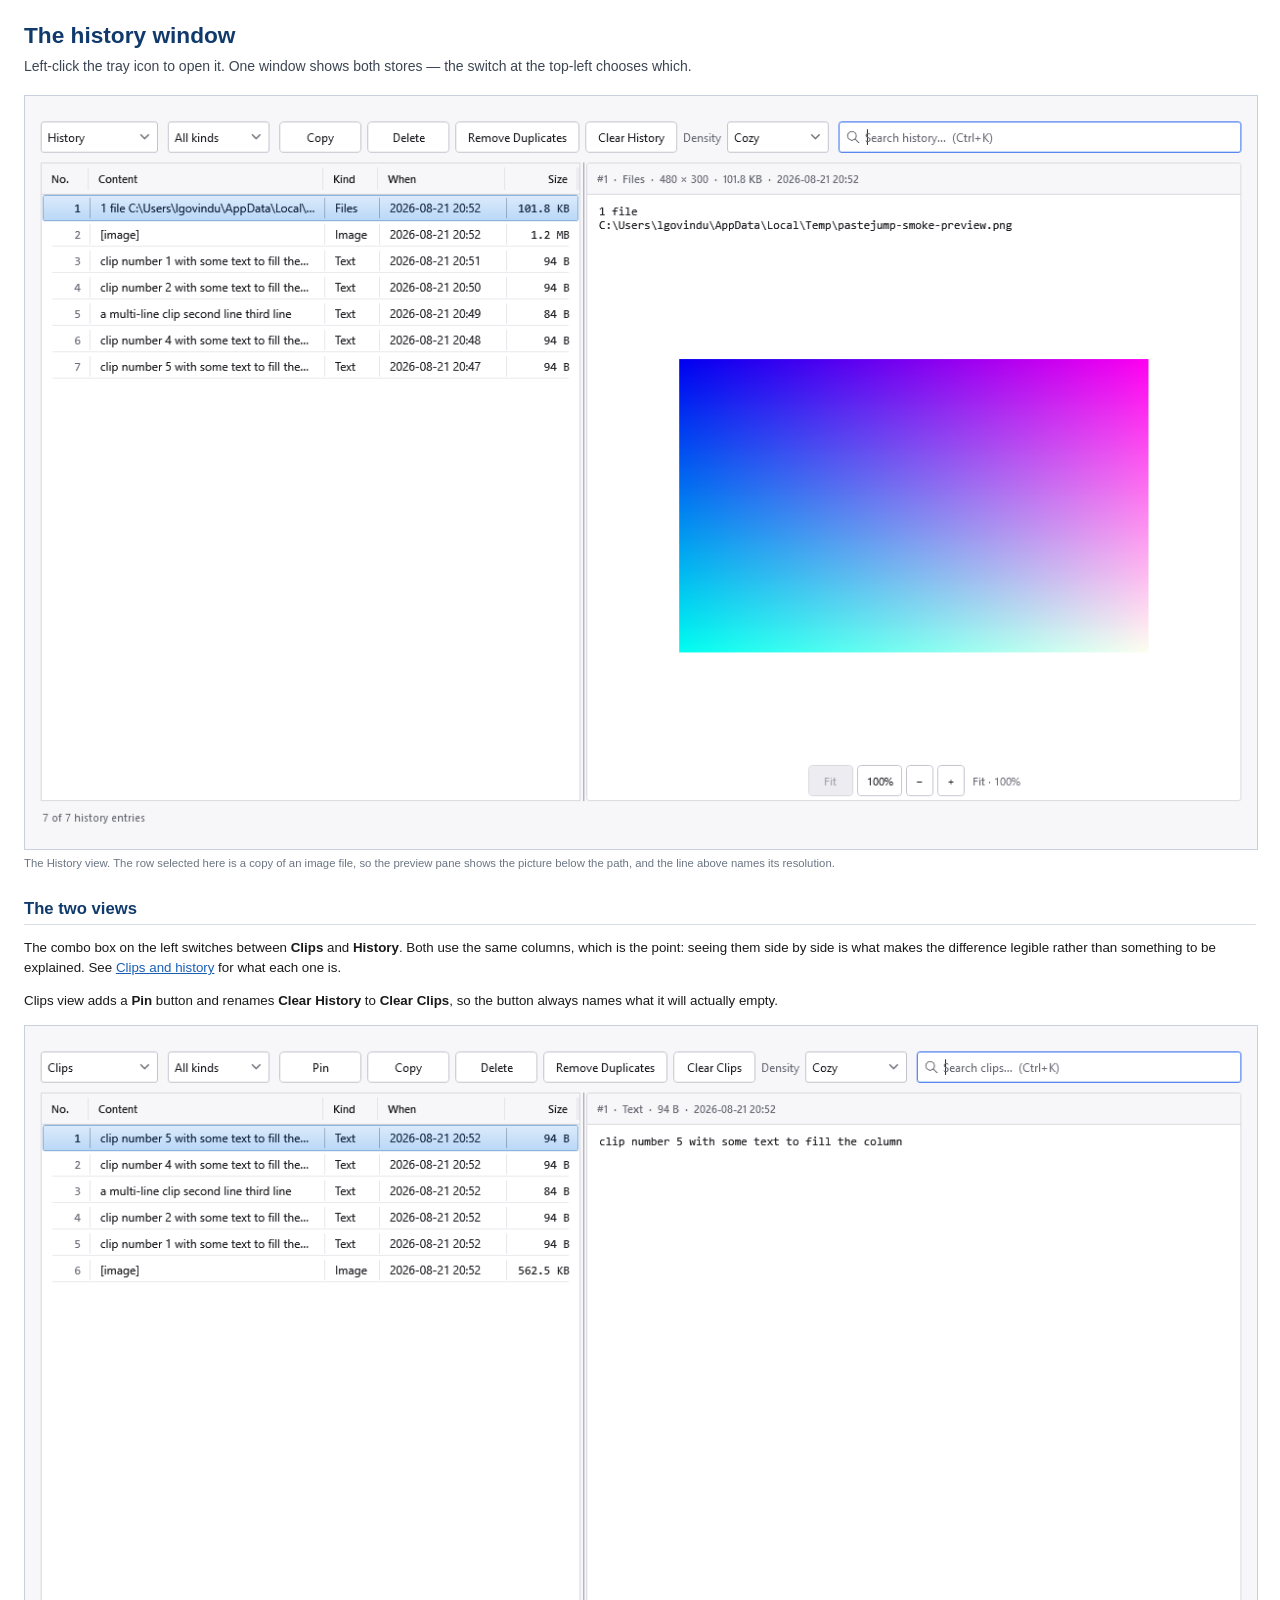
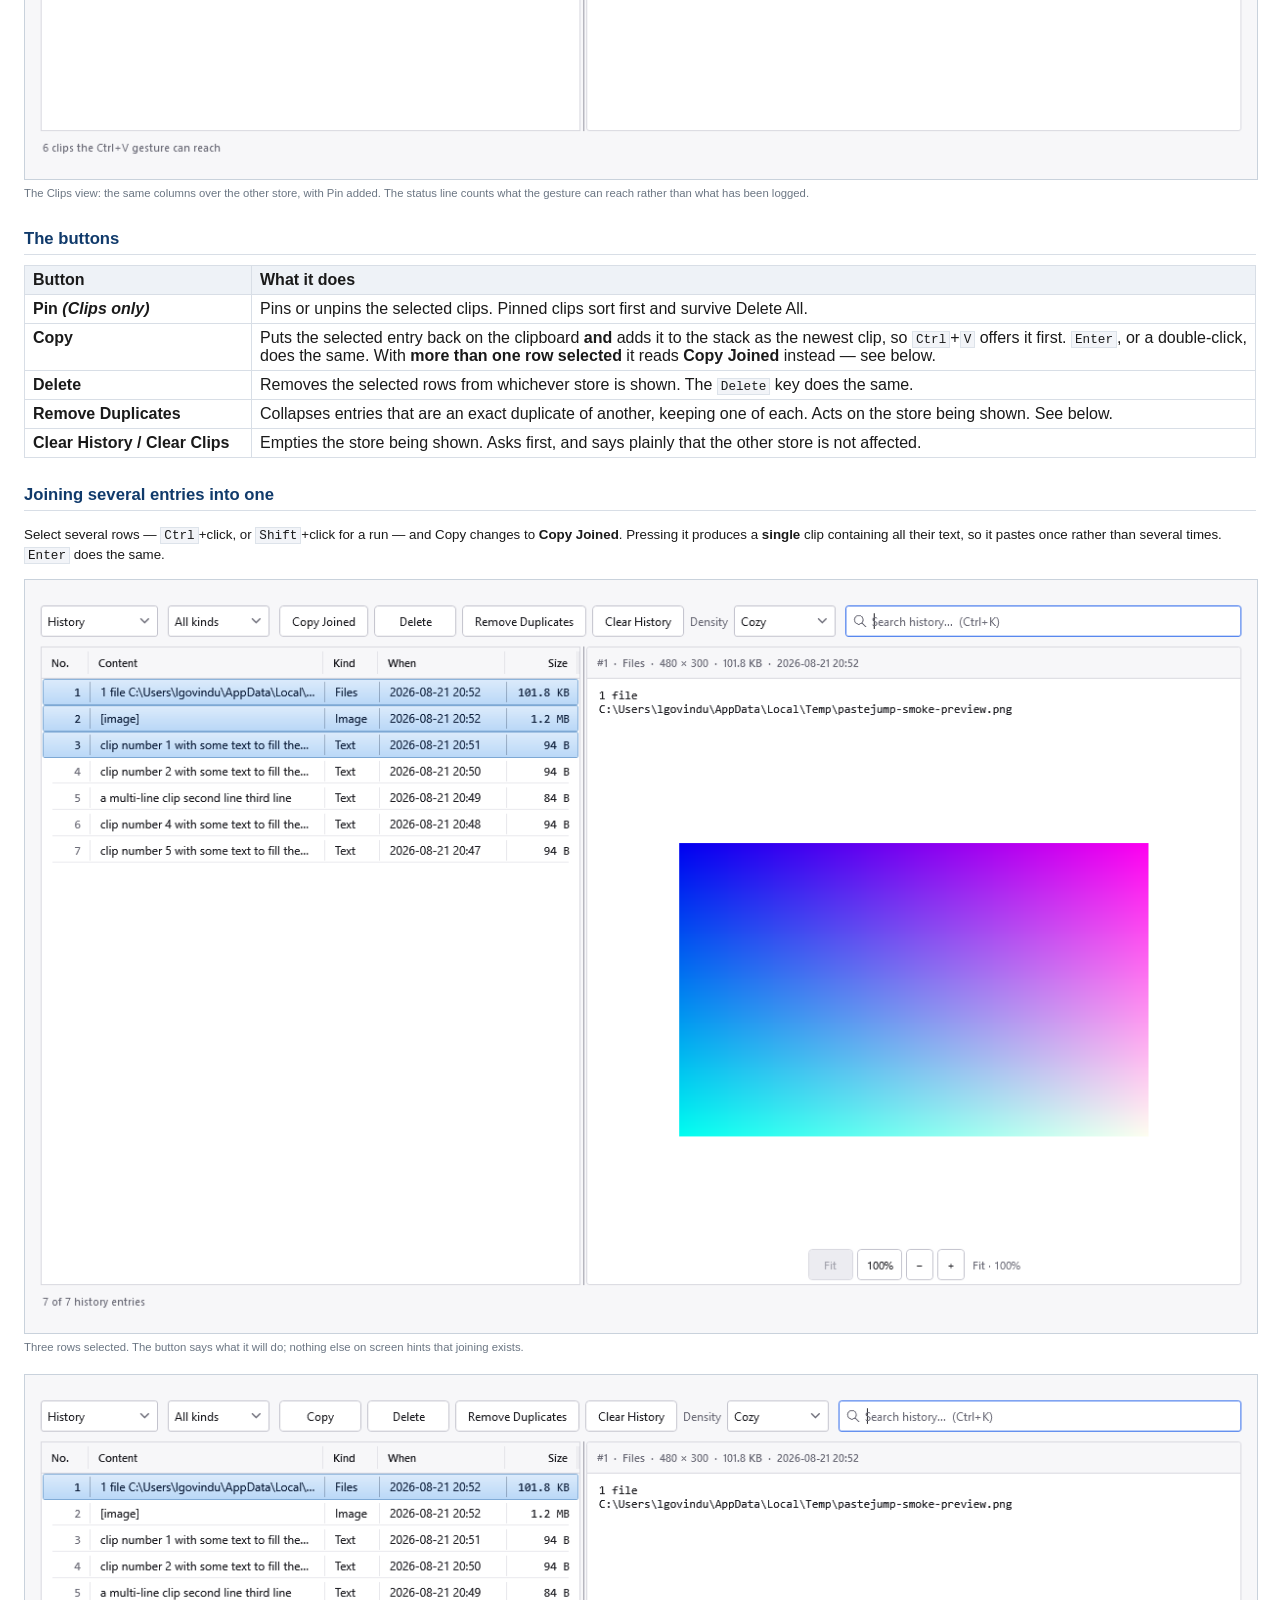
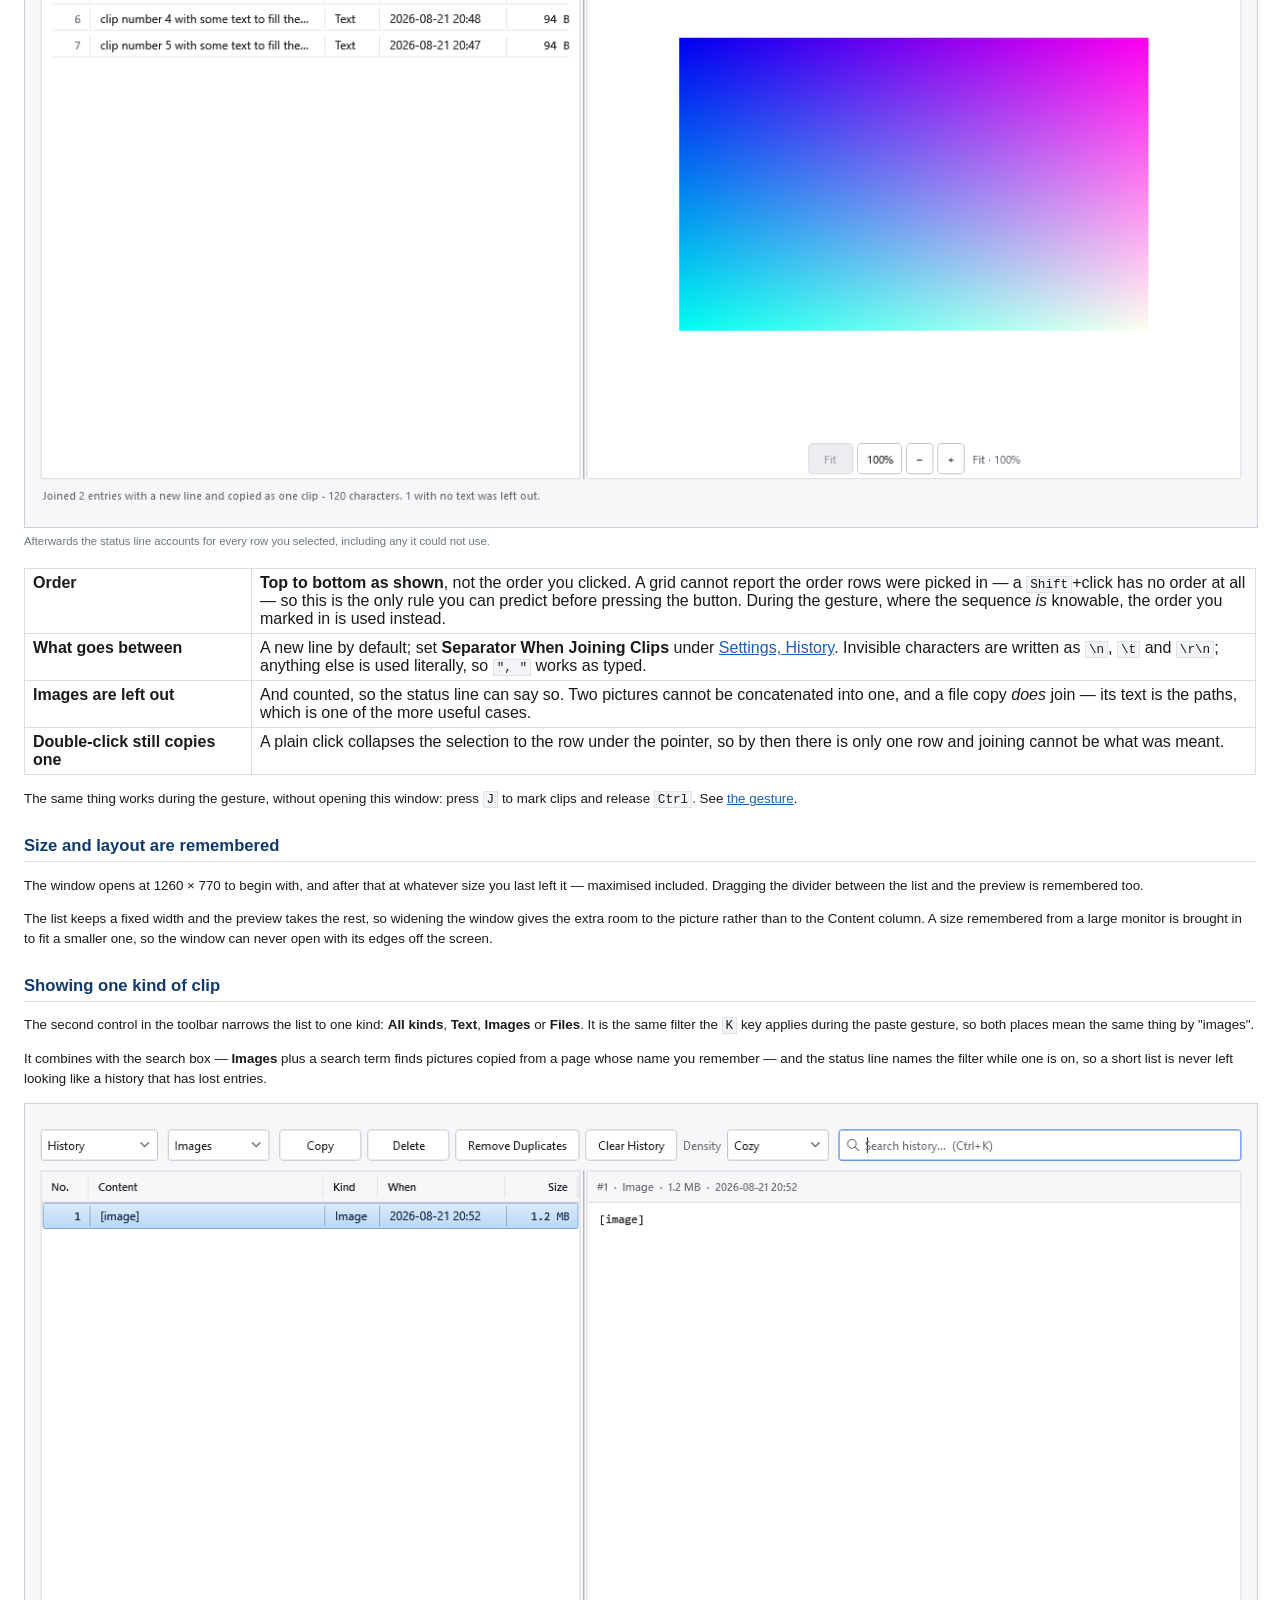
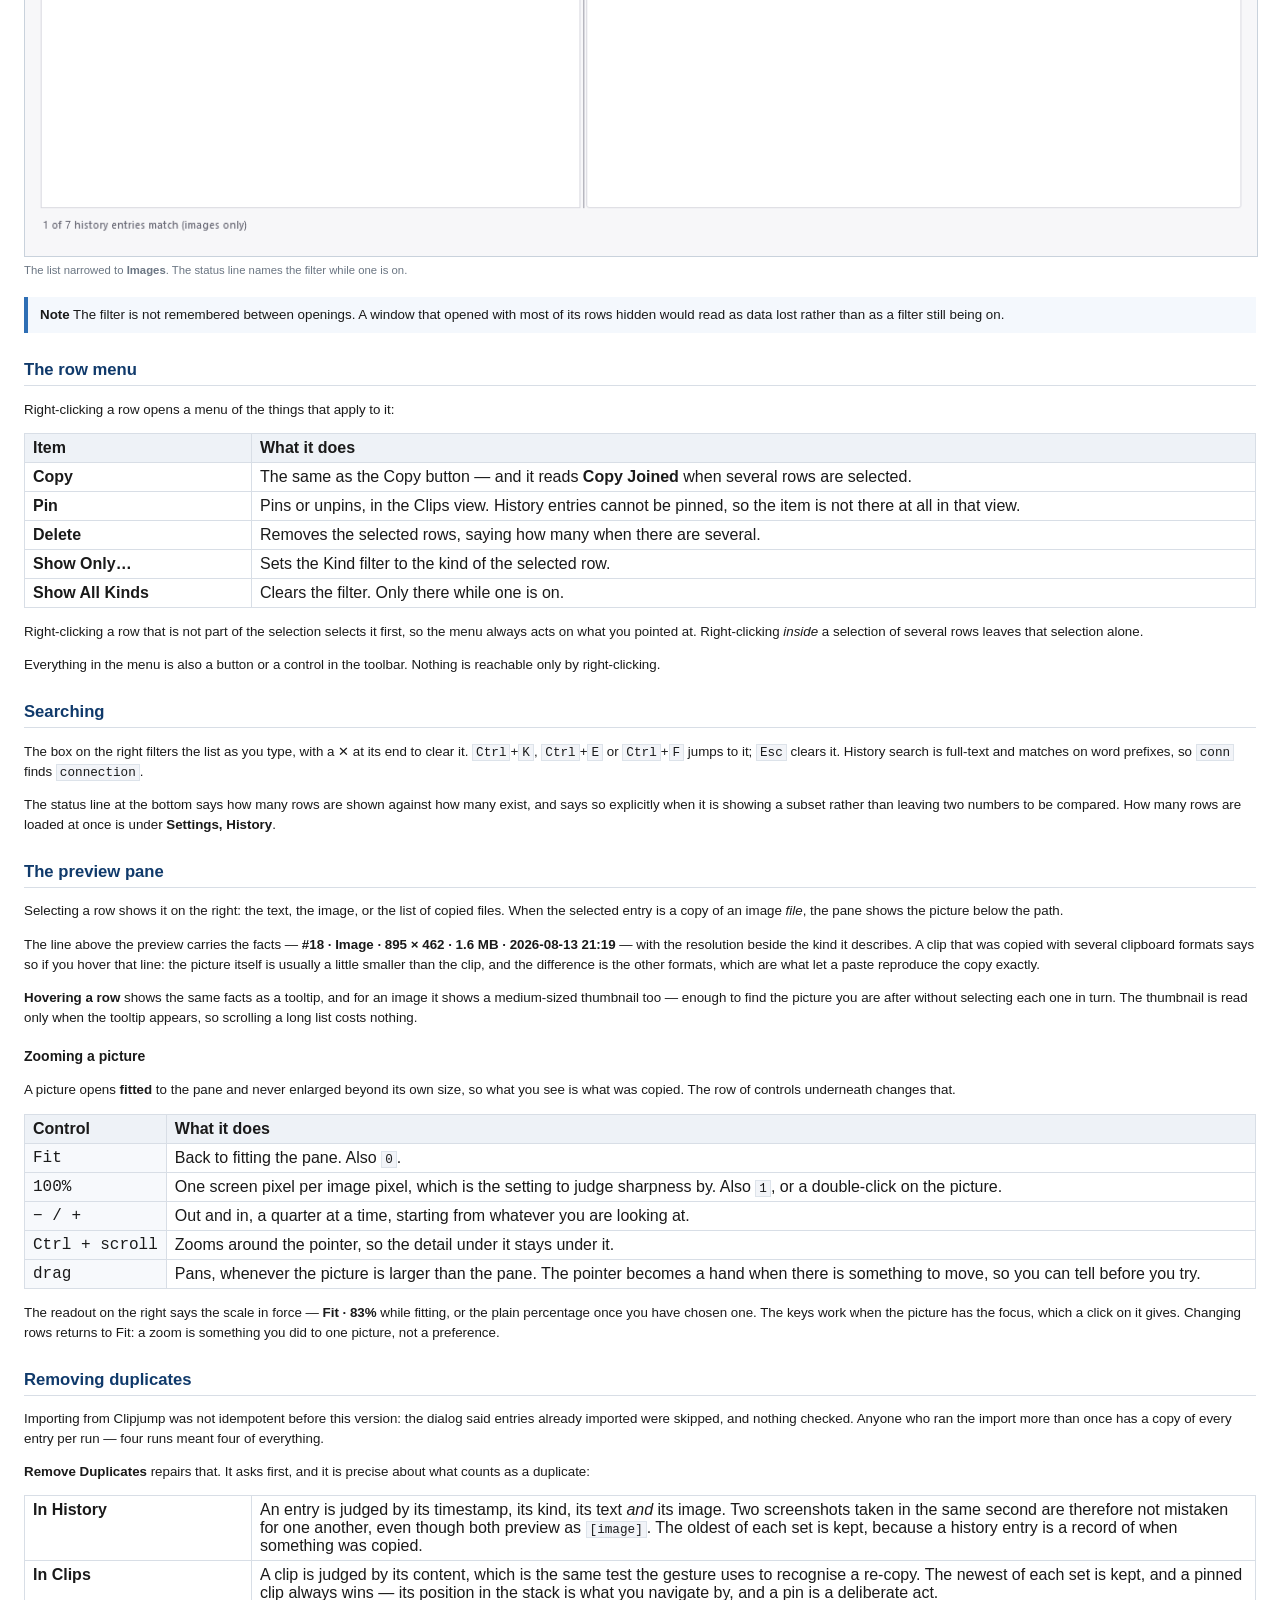
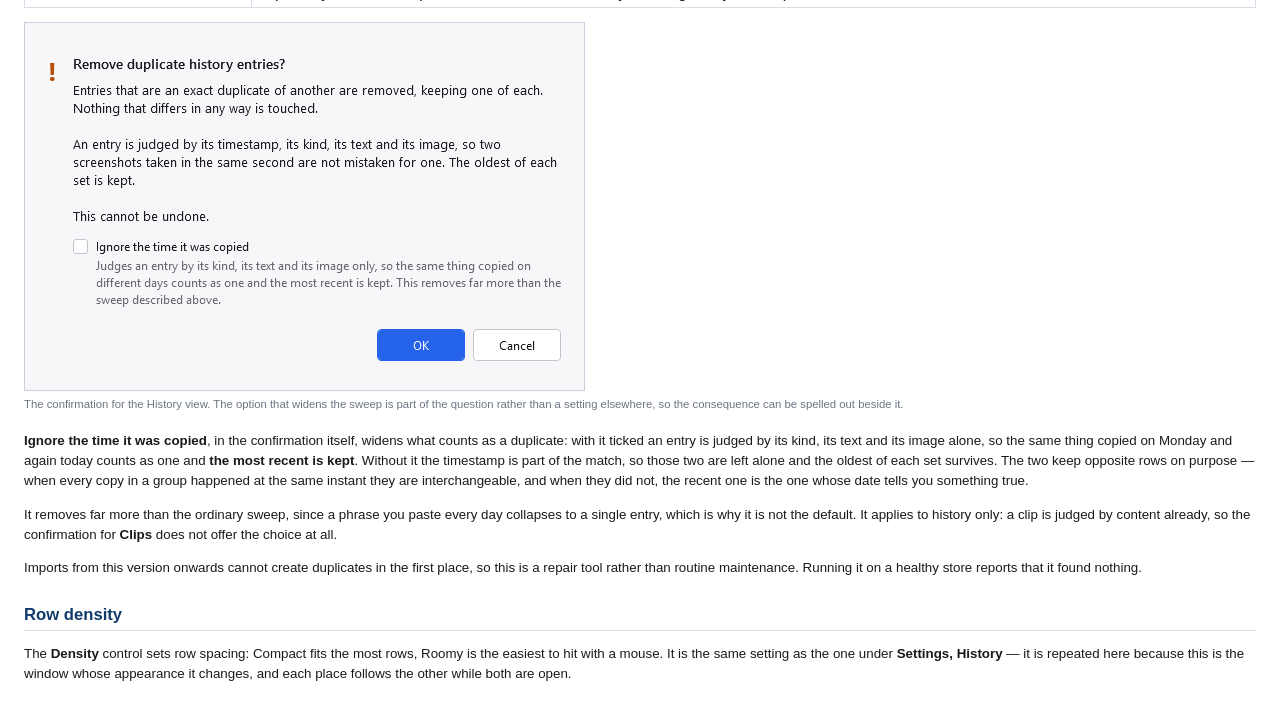
<file: docs/help/history-window.html>
<html>
<head>
<meta http-equiv="Content-Type" content="text/html; charset=utf-8">
<title>The history window</title>
<link rel="stylesheet" type="text/css" href="styles.css">
</head>
<body>

<h1>The history window</h1>
<p class="lead">Left-click the tray icon to open it. One window shows both stores &mdash; the switch at
the top-left chooses which.</p>

<div class="shot">
<img src="images/history-window.png" alt="The history window, History view">
<p>The History view. The row selected here is a copy of an image file, so the preview pane shows the
picture below the path, and the line above names its resolution.</p>
</div>

<h2>The two views</h2>

<p>The combo box on the left switches between <b>Clips</b> and <b>History</b>. Both use the same columns,
which is the point: seeing them side by side is what makes the difference legible rather than something
to be explained. See <a href="stores.html">Clips and history</a> for what each one is.</p>

<p>Clips view adds a <b>Pin</b> button and renames <b>Clear History</b> to <b>Clear Clips</b>, so the
button always names what it will actually empty.</p>

<div class="shot">
<img src="images/clips-view.png" alt="The same window switched to the Clips view">
<p>The Clips view: the same columns over the other store, with Pin added. The status line counts what the
gesture can reach rather than what has been logged.</p>
</div>

<h2>The buttons</h2>

<table>
<tr><th>Button</th><th>What it does</th></tr>

<tr><td class="name">Pin <i>(Clips only)</i></td>
<td>Pins or unpins the selected clips. Pinned clips sort first and survive Delete All.</td></tr>

<tr><td class="name">Copy</td>
<td>Puts the selected entry back on the clipboard <b>and</b> adds it to the stack as the newest clip, so
<code>Ctrl</code>+<code>V</code> offers it first. <code>Enter</code>, or a double-click, does the same.
With <b>more than one row selected</b> it reads <b>Copy Joined</b> instead &mdash; see below.</td></tr>

<tr><td class="name">Delete</td>
<td>Removes the selected rows from whichever store is shown. The <code>Delete</code> key does the same.</td></tr>

<tr><td class="name">Remove Duplicates</td>
<td>Collapses entries that are an exact duplicate of another, keeping one of each. Acts on the store
being shown. See below.</td></tr>

<tr><td class="name">Clear History / Clear Clips</td>
<td>Empties the store being shown. Asks first, and says plainly that the other store is not affected.</td></tr>
</table>

<h2>Joining several entries into one</h2>

<p>Select several rows &mdash; <code>Ctrl</code>+click, or <code>Shift</code>+click for a run &mdash; and Copy
changes to <b>Copy Joined</b>. Pressing it produces a <b>single</b> clip containing all their text, so it pastes
once rather than several times. <code>Enter</code> does the same.</p>

<div class="shot">
<img src="images/history-joining.png" alt="Three rows selected, with the button reading Copy Joined">
<p>Three rows selected. The button says what it will do; nothing else on screen hints that joining exists.</p>
</div>

<div class="shot">
<img src="images/history-joined.png" alt="The status line after joining, reporting what was left out">
<p>Afterwards the status line accounts for every row you selected, including any it could not use.</p>
</div>

<table>
<tr><td class="name">Order</td>
<td><b>Top to bottom as shown</b>, not the order you clicked. A grid cannot report the order rows were picked in
&mdash; a <code>Shift</code>+click has no order at all &mdash; so this is the only rule you can predict before
pressing the button. During the gesture, where the sequence <i>is</i> knowable, the order you marked in is used
instead.</td></tr>

<tr><td class="name">What goes between</td>
<td>A new line by default; set <b>Separator When Joining Clips</b> under
<a href="settings.html">Settings, History</a>. Invisible characters are written as <code>\n</code>,
<code>\t</code> and <code>\r\n</code>; anything else is used literally, so <code>&quot;, &quot;</code> works as
typed.</td></tr>

<tr><td class="name">Images are left out</td>
<td>And counted, so the status line can say so. Two pictures cannot be concatenated into one, and a file copy
<i>does</i> join &mdash; its text is the paths, which is one of the more useful cases.</td></tr>

<tr><td class="name">Double-click still copies one</td>
<td>A plain click collapses the selection to the row under the pointer, so by then there is only one row and
joining cannot be what was meant.</td></tr>
</table>

<p>The same thing works during the gesture, without opening this window: press <code>J</code> to mark clips and
release <code>Ctrl</code>. See <a href="gesture.html">the gesture</a>.</p>

<h2>Size and layout are remembered</h2>

<p>The window opens at 1260 &times; 770 to begin with, and after that at whatever size you last left it &mdash;
maximised included. Dragging the divider between the list and the preview is remembered too.</p>

<p>The list keeps a fixed width and the preview takes the rest, so widening the window gives the extra room to the
picture rather than to the Content column. A size remembered from a large monitor is brought in to fit a smaller one,
so the window can never open with its edges off the screen.</p>

<h2>Showing one kind of clip</h2>

<p>The second control in the toolbar narrows the list to one kind: <b>All kinds</b>, <b>Text</b>,
<b>Images</b> or <b>Files</b>. It is the same filter the <code>K</code> key applies during the paste
gesture, so both places mean the same thing by &quot;images&quot;.</p>

<p>It combines with the search box &mdash; <b>Images</b> plus a search term finds pictures copied from a
page whose name you remember &mdash; and the status line names the filter while one is on, so a short list
is never left looking like a history that has lost entries.</p>

<div class="shot">
<img src="images/history-filtered.png" alt="The history list narrowed to images, with the status line naming the filter">
<p>The list narrowed to <b>Images</b>. The status line names the filter while one is on.</p>
</div>

<div class="note"><b>Note</b> The filter is not remembered between openings. A window that opened with most
of its rows hidden would read as data lost rather than as a filter still being on.</div>

<h2>The row menu</h2>

<p>Right-clicking a row opens a menu of the things that apply to it:</p>

<table>
<tr><th>Item</th><th>What it does</th></tr>
<tr><td class="name">Copy</td><td>The same as the Copy button &mdash; and it reads <b>Copy Joined</b>
when several rows are selected.</td></tr>
<tr><td class="name">Pin</td><td>Pins or unpins, in the Clips view. History entries cannot be pinned, so
the item is not there at all in that view.</td></tr>
<tr><td class="name">Delete</td><td>Removes the selected rows, saying how many when there are several.</td></tr>
<tr><td class="name">Show Only&hellip;</td><td>Sets the Kind filter to the kind of the selected row.</td></tr>
<tr><td class="name">Show All Kinds</td><td>Clears the filter. Only there while one is on.</td></tr>
</table>

<p>Right-clicking a row that is not part of the selection selects it first, so the menu always acts on
what you pointed at. Right-clicking <i>inside</i> a selection of several rows leaves that selection alone.</p>

<p>Everything in the menu is also a button or a control in the toolbar. Nothing is reachable only by
right-clicking.</p>

<h2>Searching</h2>

<p>The box on the right filters the list as you type, with a &#x2715; at its end to clear it. <code>Ctrl</code>+<code>K</code>,
<code>Ctrl</code>+<code>E</code> or <code>Ctrl</code>+<code>F</code> jumps to it; <code>Esc</code> clears
it. History search is full-text and matches on word prefixes, so <code>conn</code> finds
<code>connection</code>.</p>

<p>The status line at the bottom says how many rows are shown against how many exist, and says so
explicitly when it is showing a subset rather than leaving two numbers to be compared. How many rows are
loaded at once is under <b>Settings, History</b>.</p>

<h2>The preview pane</h2>

<p>Selecting a row shows it on the right: the text, the image, or the list of copied files. When the
selected entry is a copy of an image <i>file</i>, the pane shows the picture below the path.</p>

<p>The line above the preview carries the facts &mdash; <b>#18&nbsp;·&nbsp;Image&nbsp;·&nbsp;895&nbsp;×&nbsp;462&nbsp;·&nbsp;1.6&nbsp;MB&nbsp;·&nbsp;2026-08-13&nbsp;21:19</b>
&mdash; with the resolution beside the kind it describes. A clip that was copied with several clipboard formats
says so if you hover that line: the picture itself is usually a little smaller than the clip, and the difference
is the other formats, which are what let a paste reproduce the copy exactly.</p>

<p><b>Hovering a row</b> shows the same facts as a tooltip, and for an image it shows a medium-sized thumbnail
too &mdash; enough to find the picture you are after without selecting each one in turn. The thumbnail is read
only when the tooltip appears, so scrolling a long list costs nothing.</p>

<h3>Zooming a picture</h3>

<p>A picture opens <b>fitted</b> to the pane and never enlarged beyond its own size, so what you see is what was
copied. The row of controls underneath changes that.</p>

<table>
<tr><th>Control</th><th>What it does</th></tr>
<tr><td class="key">Fit</td><td>Back to fitting the pane. Also <code>0</code>.</td></tr>
<tr><td class="key">100%</td><td>One screen pixel per image pixel, which is the setting to judge sharpness by.
Also <code>1</code>, or a double-click on the picture.</td></tr>
<tr><td class="key">− / +</td><td>Out and in, a quarter at a time, starting from whatever you are looking at.</td></tr>
<tr><td class="key">Ctrl + scroll</td><td>Zooms around the pointer, so the detail under it stays under it.</td></tr>
<tr><td class="key">drag</td><td>Pans, whenever the picture is larger than the pane. The pointer becomes a hand when there is something to move, so you can tell before you try.</td></tr>
</table>

<p>The readout on the right says the scale in force &mdash; <b>Fit&nbsp;·&nbsp;83%</b> while fitting, or the plain
percentage once you have chosen one. The keys work when the picture has the focus, which a click on it gives.
Changing rows returns to Fit: a zoom is something you did to one picture, not a preference.</p>

<h2>Removing duplicates</h2>

<p>Importing from Clipjump was not idempotent before this version: the dialog said entries already
imported were skipped, and nothing checked. Anyone who ran the import more than once has a copy of every
entry per run &mdash; four runs meant four of everything.</p>

<p><b>Remove Duplicates</b> repairs that. It asks first, and it is precise about what counts as a
duplicate:</p>

<table>
<tr><td class="name">In History</td>
<td>An entry is judged by its timestamp, its kind, its text <i>and</i> its image. Two screenshots taken
in the same second are therefore not mistaken for one another, even though both preview as
<code>[image]</code>. The oldest of each set is kept, because a history entry is a record of when
something was copied.</td></tr>

<tr><td class="name">In Clips</td>
<td>A clip is judged by its content, which is the same test the gesture uses to recognise a re-copy. The
newest of each set is kept, and a pinned clip always wins &mdash; its position in the stack is what you
navigate by, and a pin is a deliberate act.</td></tr>
</table>

<div class="shot">
<img src="images/remove-duplicates.png" alt="The Remove Duplicates confirmation, with the Ignore time option">
<p>The confirmation for the History view. The option that widens the sweep is part of the question rather
than a setting elsewhere, so the consequence can be spelled out beside it.</p>
</div>

<p><b>Ignore the time it was copied</b>, in the confirmation itself, widens what counts as a duplicate: with
it ticked an entry is judged
by its kind, its text and its image alone, so the same thing copied on Monday and again today counts as one and
<b>the most recent is kept</b>. Without it the timestamp is part of the match, so those two are left alone and
the oldest of each set survives. The two keep opposite rows on purpose &mdash; when every copy in a group
happened at the same instant they are interchangeable, and when they did not, the recent one is the one whose
date tells you something true.</p>

<p>It removes far more than the ordinary sweep, since a phrase you paste every day collapses to a single entry,
which is why it is not the default. It applies to history only: a clip is judged by content already, so the
confirmation for <b>Clips</b> does not offer the choice at all.</p>

<p>Imports from this version onwards cannot create duplicates in the first place, so this is a repair
tool rather than routine maintenance. Running it on a healthy store reports that it found nothing.</p>

<h2>Row density</h2>

<p>The <b>Density</b> control sets row spacing: Compact fits the most rows, Roomy is the easiest to hit
with a mouse. It is the same setting as the one under <b>Settings, History</b> &mdash; it is repeated
here because this is the window whose appearance it changes, and each place follows the other while both
are open.</p>

</body>
</html>
</file>
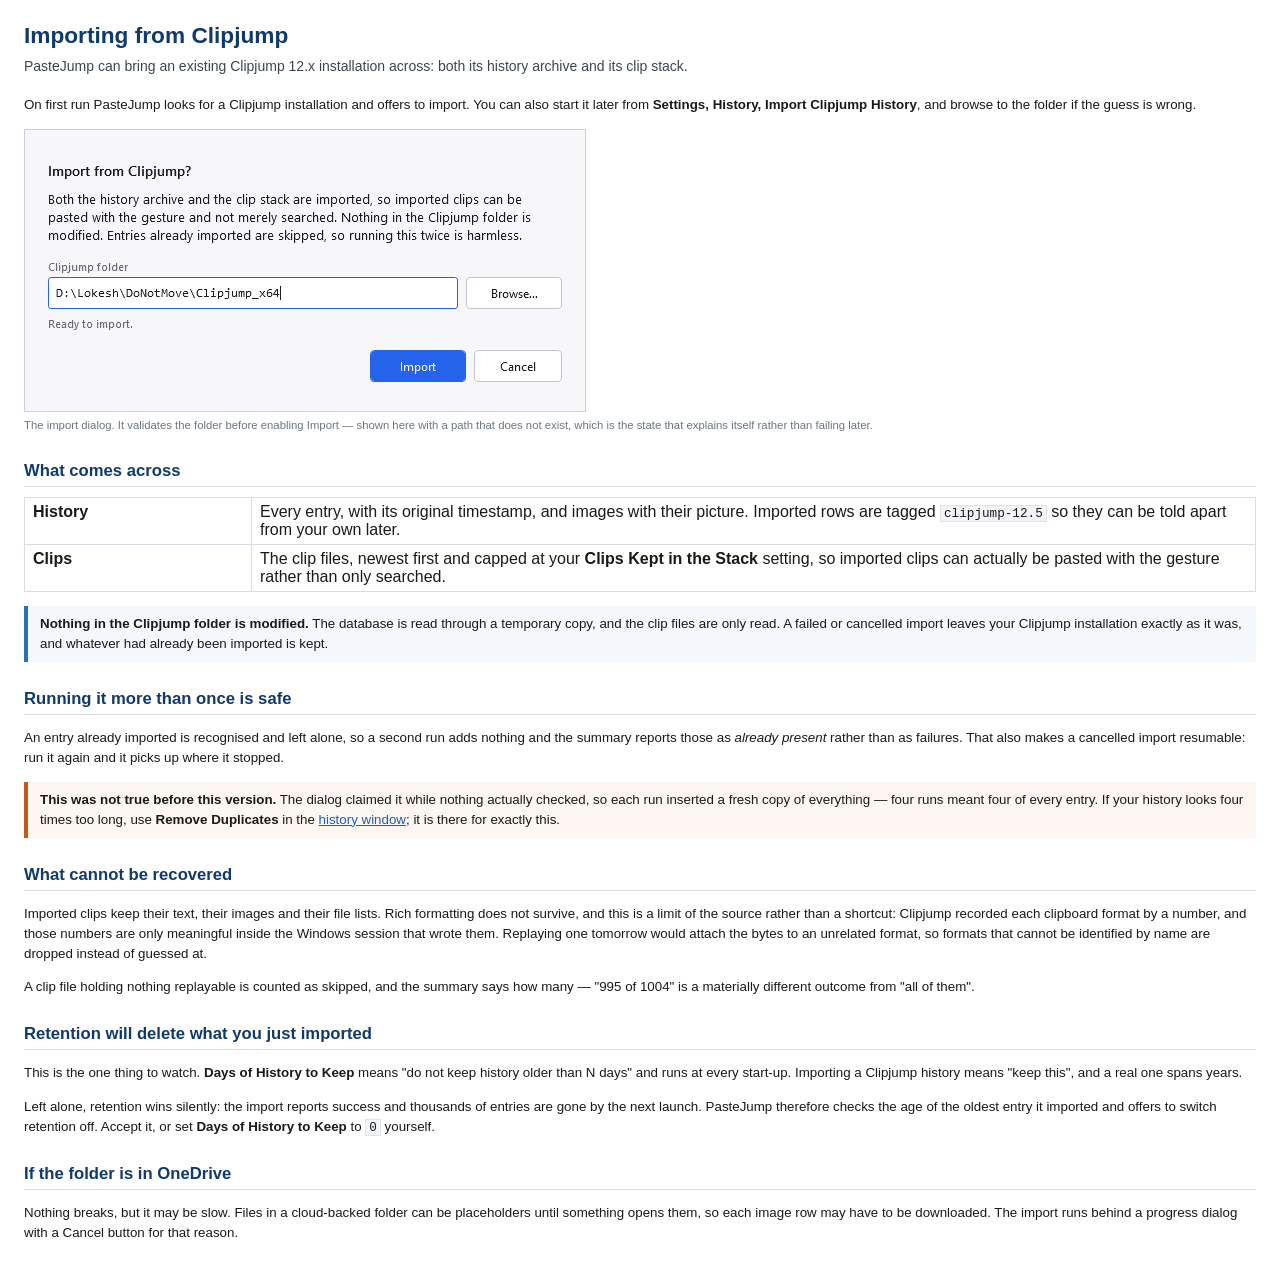
<file: docs/help/importing.html>
<html>
<head>
<meta http-equiv="Content-Type" content="text/html; charset=utf-8">
<title>Importing from Clipjump</title>
<link rel="stylesheet" type="text/css" href="styles.css">
</head>
<body>

<h1>Importing from Clipjump</h1>
<p class="lead">PasteJump can bring an existing Clipjump 12.x installation across: both its history
archive and its clip stack.</p>

<p>On first run PasteJump looks for a Clipjump installation and offers to import. You can also start it
later from <b>Settings, History, Import Clipjump History</b>, and browse to the folder if the guess is
wrong.</p>

<div class="shot">
<img src="images/import-dialog.png" alt="The import dialog, with a folder that does not exist">
<p>The import dialog. It validates the folder before enabling Import &mdash; shown here with a path that
does not exist, which is the state that explains itself rather than failing later.</p>
</div>

<h2>What comes across</h2>

<table>
<tr><td class="name">History</td>
<td>Every entry, with its original timestamp, and images with their picture. Imported rows are tagged
<code>clipjump-12.5</code> so they can be told apart from your own later.</td></tr>

<tr><td class="name">Clips</td>
<td>The clip files, newest first and capped at your <b>Clips Kept in the Stack</b> setting, so imported
clips can actually be pasted with the gesture rather than only searched.</td></tr>
</table>

<div class="note">
<p><b>Nothing in the Clipjump folder is modified.</b> The database is read through a temporary copy, and
the clip files are only read. A failed or cancelled import leaves your Clipjump installation exactly as it
was, and whatever had already been imported is kept.</p>
</div>

<h2>Running it more than once is safe</h2>

<p>An entry already imported is recognised and left alone, so a second run adds nothing and the summary
reports those as <i>already present</i> rather than as failures. That also makes a cancelled import
resumable: run it again and it picks up where it stopped.</p>

<div class="warn">
<p><b>This was not true before this version.</b> The dialog claimed it while nothing actually checked, so
each run inserted a fresh copy of everything &mdash; four runs meant four of every entry. If your history
looks four times too long, use <b>Remove Duplicates</b> in the
<a href="history-window.html">history window</a>; it is there for exactly this.</p>
</div>

<h2>What cannot be recovered</h2>

<p>Imported clips keep their text, their images and their file lists. Rich formatting does not survive,
and this is a limit of the source rather than a shortcut: Clipjump recorded each clipboard format by a
number, and those numbers are only meaningful inside the Windows session that wrote them. Replaying one
tomorrow would attach the bytes to an unrelated format, so formats that cannot be identified by name are
dropped instead of guessed at.</p>

<p>A clip file holding nothing replayable is counted as skipped, and the summary says how many &mdash;
"995 of 1004" is a materially different outcome from "all of them".</p>

<h2>Retention will delete what you just imported</h2>

<p>This is the one thing to watch. <b>Days of History to Keep</b> means "do not keep history older than
N days" and runs at every start-up. Importing a Clipjump history means "keep this", and a real one spans
years.</p>

<p>Left alone, retention wins silently: the import reports success and thousands of entries are gone by
the next launch. PasteJump therefore checks the age of the oldest entry it imported and offers to switch
retention off. Accept it, or set <b>Days of History to Keep</b> to <code>0</code> yourself.</p>

<h2>If the folder is in OneDrive</h2>

<p>Nothing breaks, but it may be slow. Files in a cloud-backed folder can be placeholders until something
opens them, so each image row may have to be downloaded. The import runs behind a progress dialog with a
Cancel button for that reason.</p>

</body>
</html>
</file>
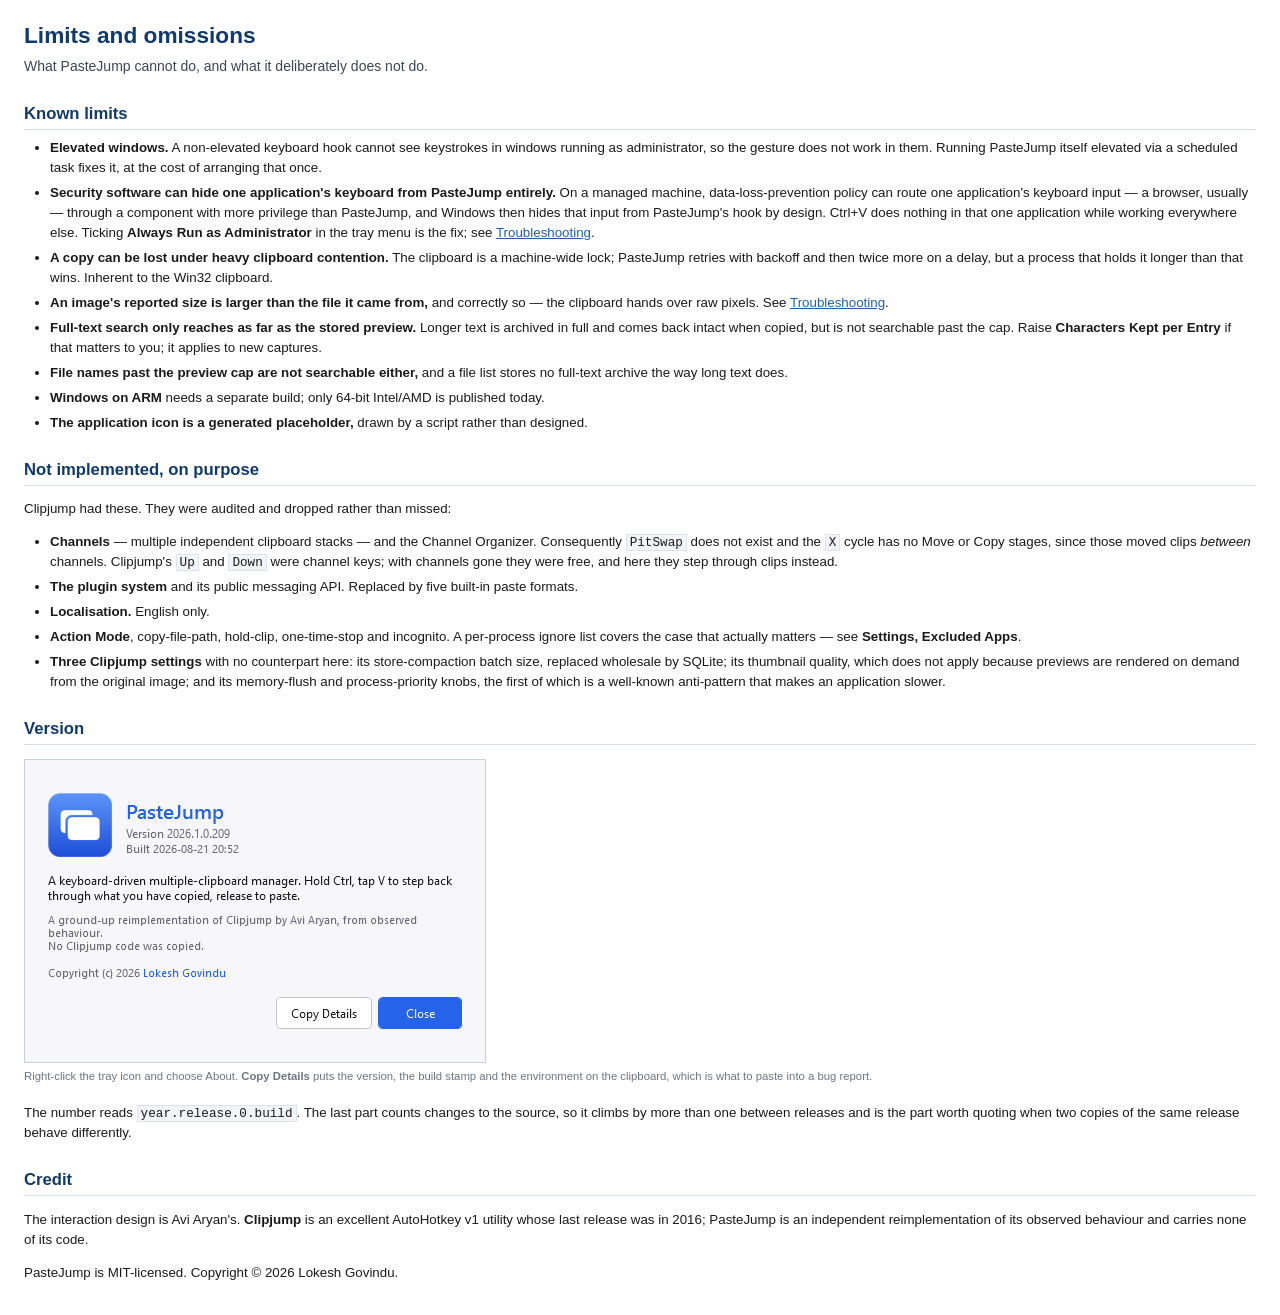
<file: docs/help/limitations.html>
<html>
<head>
<meta http-equiv="Content-Type" content="text/html; charset=utf-8">
<title>Limits and omissions</title>
<link rel="stylesheet" type="text/css" href="styles.css">
</head>
<body>

<h1>Limits and omissions</h1>
<p class="lead">What PasteJump cannot do, and what it deliberately does not do.</p>

<h2>Known limits</h2>

<ul>
<li><b>Elevated windows.</b> A non-elevated keyboard hook cannot see keystrokes in windows running as
administrator, so the gesture does not work in them. Running PasteJump itself elevated via a scheduled
task fixes it, at the cost of arranging that once.</li>

<li><b>Security software can hide one application's keyboard from PasteJump entirely.</b> On a managed
machine, data-loss-prevention policy can route one application's keyboard input &mdash; a browser, usually
&mdash; through a component with more privilege than PasteJump, and Windows then hides that input from
PasteJump's hook by design. Ctrl+V does nothing in that one application while working everywhere else.
Ticking <b>Always Run as Administrator</b> in the tray menu is the fix; see
<a href="troubleshooting.html">Troubleshooting</a>.</li>

<li><b>A copy can be lost under heavy clipboard contention.</b> The clipboard is a machine-wide lock;
PasteJump retries with backoff and then twice more on a delay, but a process that holds it longer than
that wins. Inherent to the Win32 clipboard.</li>

<li><b>An image's reported size is larger than the file it came from,</b> and correctly so &mdash; the
clipboard hands over raw pixels. See <a href="troubleshooting.html">Troubleshooting</a>.</li>

<li><b>Full-text search only reaches as far as the stored preview.</b> Longer text is archived in full and
comes back intact when copied, but is not searchable past the cap. Raise <b>Characters Kept per Entry</b>
if that matters to you; it applies to new captures.</li>

<li><b>File names past the preview cap are not searchable either,</b> and a file list stores no full-text
archive the way long text does.</li>

<li><b>Windows on ARM</b> needs a separate build; only 64-bit Intel/AMD is published today.</li>

<li><b>The application icon is a generated placeholder,</b> drawn by a script rather than designed.</li>
</ul>

<h2>Not implemented, on purpose</h2>

<p>Clipjump had these. They were audited and dropped rather than missed:</p>

<ul>
<li><b>Channels</b> &mdash; multiple independent clipboard stacks &mdash; and the Channel Organizer.
Consequently <code>PitSwap</code> does not exist and the <code>X</code> cycle has no Move or Copy stages,
since those moved clips <i>between</i> channels. Clipjump's <code>Up</code> and <code>Down</code> were channel
keys; with channels gone they were free, and here they step through clips instead.</li>

<li><b>The plugin system</b> and its public messaging API. Replaced by five built-in paste formats.</li>

<li><b>Localisation.</b> English only.</li>

<li><b>Action Mode</b>, copy-file-path, hold-clip, one-time-stop and incognito. A per-process ignore list
covers the case that actually matters &mdash; see <b>Settings, Excluded Apps</b>.</li>

<li><b>Three Clipjump settings</b> with no counterpart here: its store-compaction batch size, replaced
wholesale by SQLite; its thumbnail quality, which does not apply because previews are rendered on demand
from the original image; and its memory-flush and process-priority knobs, the first of which is a
well-known anti-pattern that makes an application slower.</li>
</ul>

<h2>Version</h2>

<div class="shot shot-inline">
<img src="images/about.png" alt="The About window">
<p>Right-click the tray icon and choose About. <b>Copy Details</b> puts the version, the build stamp and
the environment on the clipboard, which is what to paste into a bug report.</p>
</div>

<p>The number reads <code>year.release.0.build</code>. The last part counts changes to the source, so it
climbs by more than one between releases and is the part worth quoting when two copies of the same release
behave differently.</p>

<h2>Credit</h2>

<p>The interaction design is Avi Aryan's. <b>Clipjump</b> is an excellent AutoHotkey v1 utility whose last
release was in 2016; PasteJump is an independent reimplementation of its observed behaviour and carries
none of its code.</p>

<p>PasteJump is MIT-licensed. Copyright &copy; 2026 Lokesh Govindu.</p>

</body>
</html>
</file>
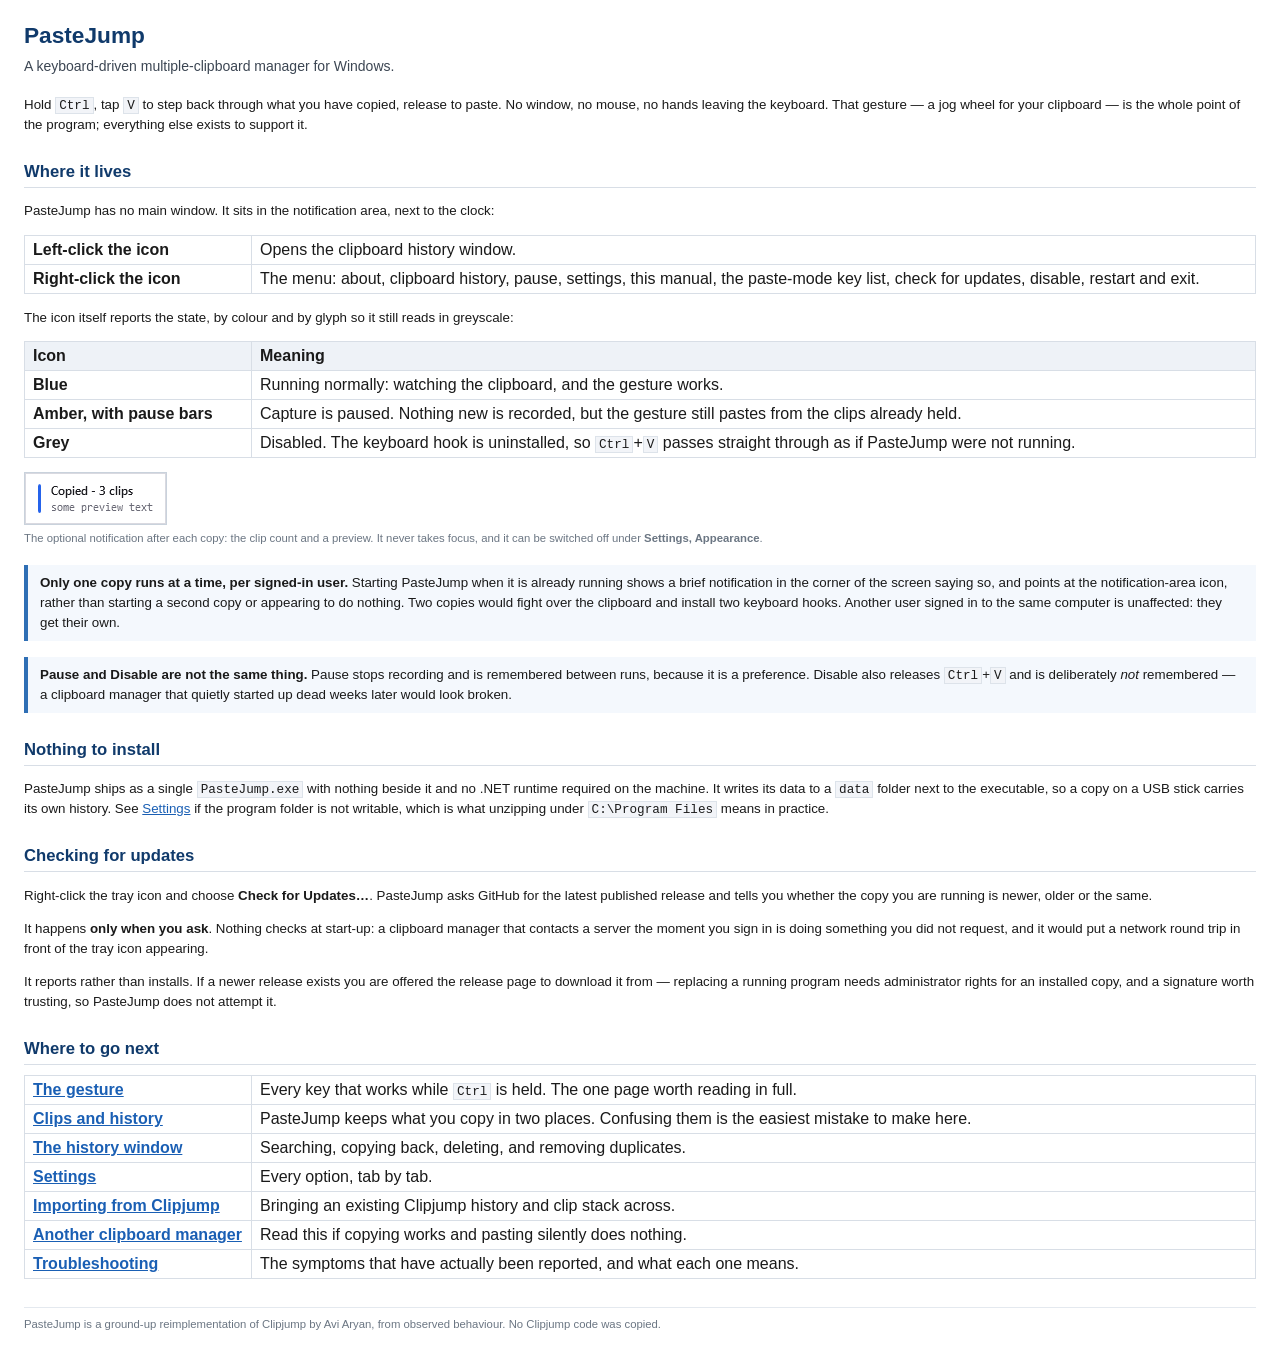
<file: docs/help/overview.html>
<html>
<head>
<meta http-equiv="Content-Type" content="text/html; charset=utf-8">
<title>PasteJump</title>
<link rel="stylesheet" type="text/css" href="styles.css">
</head>
<body>

<h1>PasteJump</h1>
<p class="lead">A keyboard-driven multiple-clipboard manager for Windows.</p>

<p>Hold <code>Ctrl</code>, tap <code>V</code> to step back through what you have copied, release to
paste. No window, no mouse, no hands leaving the keyboard. That gesture &mdash; a jog wheel for your
clipboard &mdash; is the whole point of the program; everything else exists to support it.</p>

<h2>Where it lives</h2>

<p>PasteJump has no main window. It sits in the notification area, next to the clock:</p>

<table>
<tr><td class="name">Left-click the icon</td><td>Opens the clipboard history window.</td></tr>
<tr><td class="name">Right-click the icon</td><td>The menu: about, clipboard history, pause, settings, this
manual, the paste-mode key list, check for updates, disable, restart and exit.</td></tr>
</table>

<p>The icon itself reports the state, by colour and by glyph so it still reads in greyscale:</p>

<table>
<tr><th>Icon</th><th>Meaning</th></tr>
<tr><td class="name">Blue</td><td>Running normally: watching the clipboard, and the gesture works.</td></tr>
<tr><td class="name">Amber, with pause bars</td><td>Capture is paused. Nothing new is recorded, but the
gesture still pastes from the clips already held.</td></tr>
<tr><td class="name">Grey</td><td>Disabled. The keyboard hook is uninstalled, so
<code>Ctrl</code>+<code>V</code> passes straight through as if PasteJump were not running.</td></tr>
</table>

<div class="shot shot-inline">
<img src="images/toast.png" alt="The brief notification shown after a copy">
<p>The optional notification after each copy: the clip count and a preview. It never takes focus, and it
can be switched off under <b>Settings, Appearance</b>.</p>
</div>

<div class="note">
<p><b>Only one copy runs at a time, per signed-in user.</b> Starting PasteJump when it is already running
shows a brief notification in the corner of the screen saying so, and points at the notification-area icon,
rather than starting a second copy or appearing to do nothing. Two copies would fight over the clipboard and
install two keyboard hooks. Another user signed in to the same computer is unaffected: they get their own.</p>
</div>

<div class="note">
<p><b>Pause and Disable are not the same thing.</b> Pause stops recording and is remembered between
runs, because it is a preference. Disable also releases <code>Ctrl</code>+<code>V</code> and is
deliberately <i>not</i> remembered &mdash; a clipboard manager that quietly started up dead weeks later
would look broken.</p>
</div>

<h2>Nothing to install</h2>

<p>PasteJump ships as a single <code>PasteJump.exe</code> with nothing beside it and no .NET runtime
required on the machine. It writes its data to a <code>data</code> folder next to the executable, so a
copy on a USB stick carries its own history. See <a href="settings.html">Settings</a> if the program
folder is not writable, which is what unzipping under <code>C:\Program Files</code> means in practice.</p>

<h2>Checking for updates</h2>

<p>Right-click the tray icon and choose <b>Check for Updates…</b>. PasteJump asks GitHub for the latest
published release and tells you whether the copy you are running is newer, older or the same.</p>

<p>It happens <b>only when you ask</b>. Nothing checks at start-up: a clipboard manager that contacts a
server the moment you sign in is doing something you did not request, and it would put a network round trip
in front of the tray icon appearing.</p>

<p>It reports rather than installs. If a newer release exists you are offered the release page to download
it from &mdash; replacing a running program needs administrator rights for an installed copy, and a
signature worth trusting, so PasteJump does not attempt it.</p>

<h2>Where to go next</h2>

<table>
<tr><td class="name"><a href="gesture.html">The gesture</a></td><td>Every key that works while
<code>Ctrl</code> is held. The one page worth reading in full.</td></tr>
<tr><td class="name"><a href="stores.html">Clips and history</a></td><td>PasteJump keeps what you copy
in two places. Confusing them is the easiest mistake to make here.</td></tr>
<tr><td class="name"><a href="history-window.html">The history window</a></td><td>Searching, copying
back, deleting, and removing duplicates.</td></tr>
<tr><td class="name"><a href="settings.html">Settings</a></td><td>Every option, tab by tab.</td></tr>
<tr><td class="name"><a href="importing.html">Importing from Clipjump</a></td><td>Bringing an existing
Clipjump history and clip stack across.</td></tr>
<tr><td class="name"><a href="coexisting.html">Another clipboard manager</a></td><td>Read this if
copying works and pasting silently does nothing.</td></tr>
<tr><td class="name"><a href="troubleshooting.html">Troubleshooting</a></td><td>The symptoms that have
actually been reported, and what each one means.</td></tr>
</table>

<p class="footer">PasteJump is a ground-up reimplementation of Clipjump by Avi Aryan, from observed
behaviour. No Clipjump code was copied.</p>

</body>
</html>
</file>
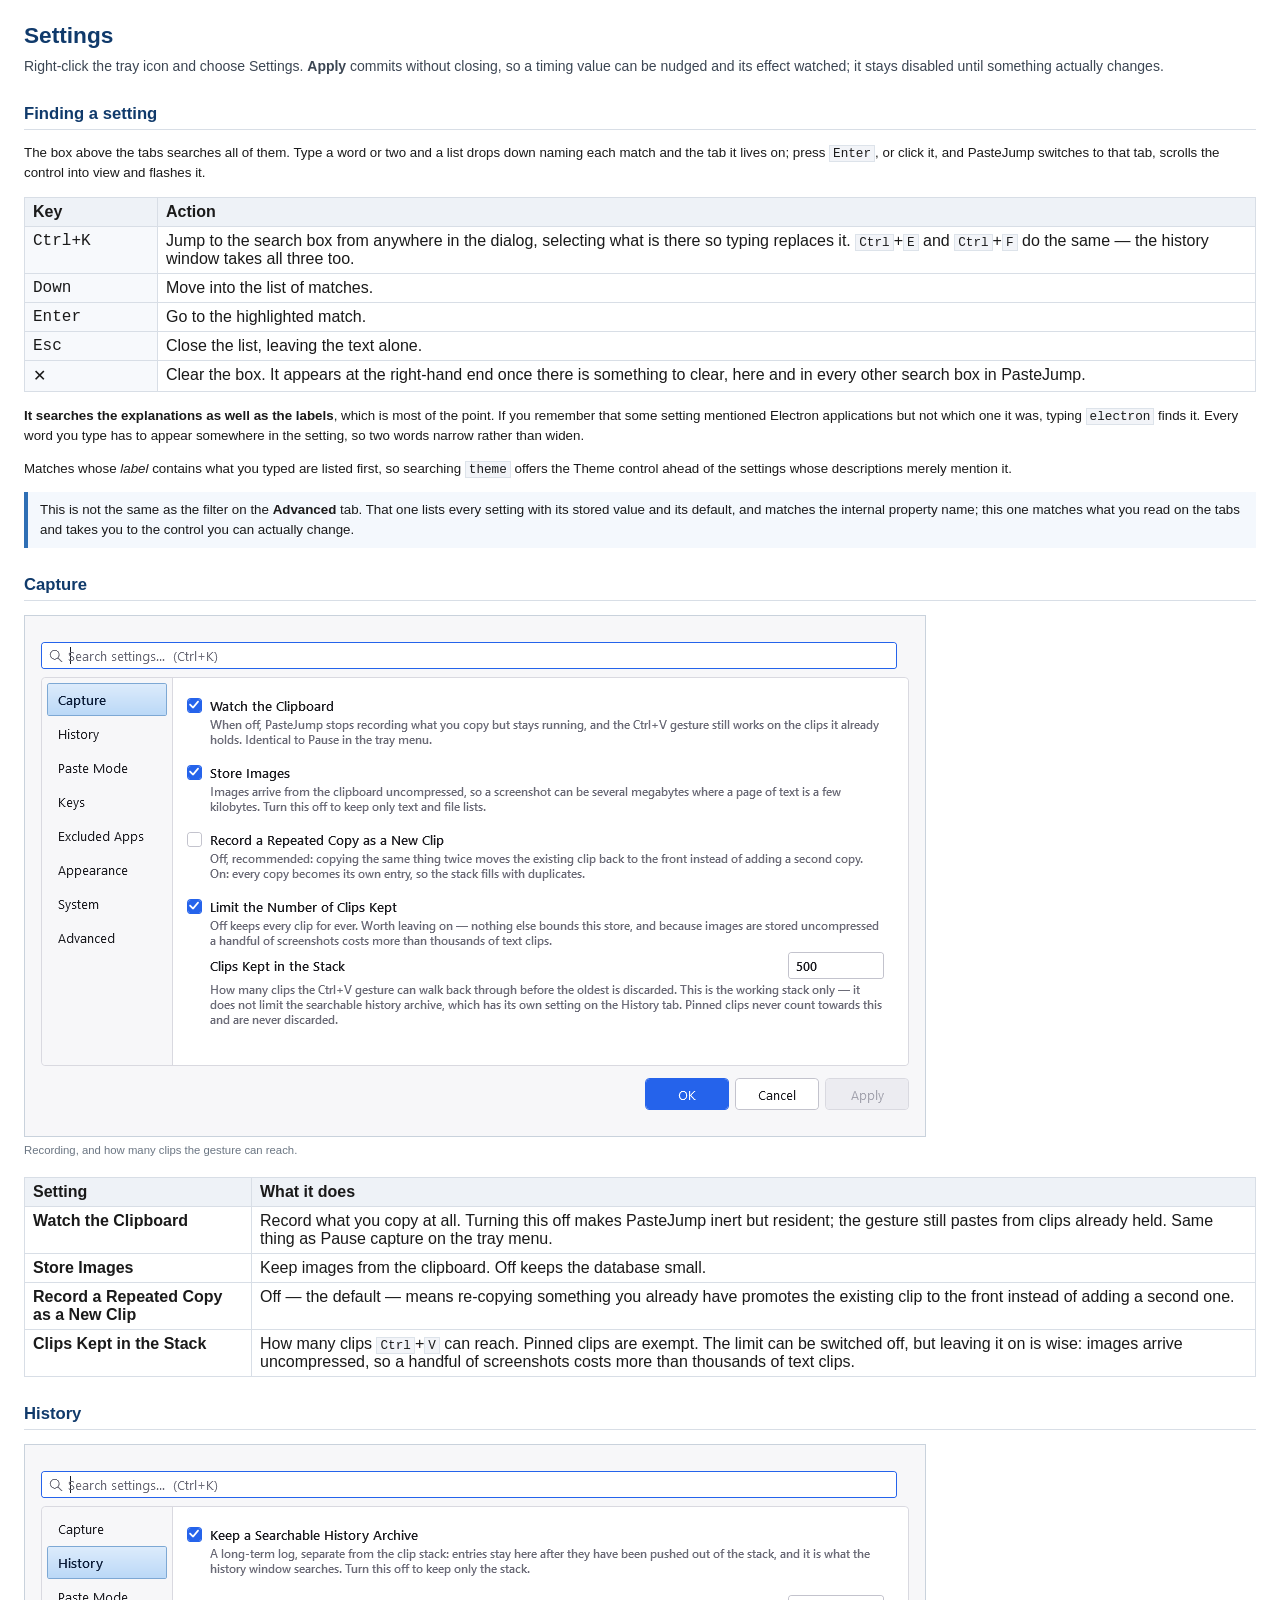
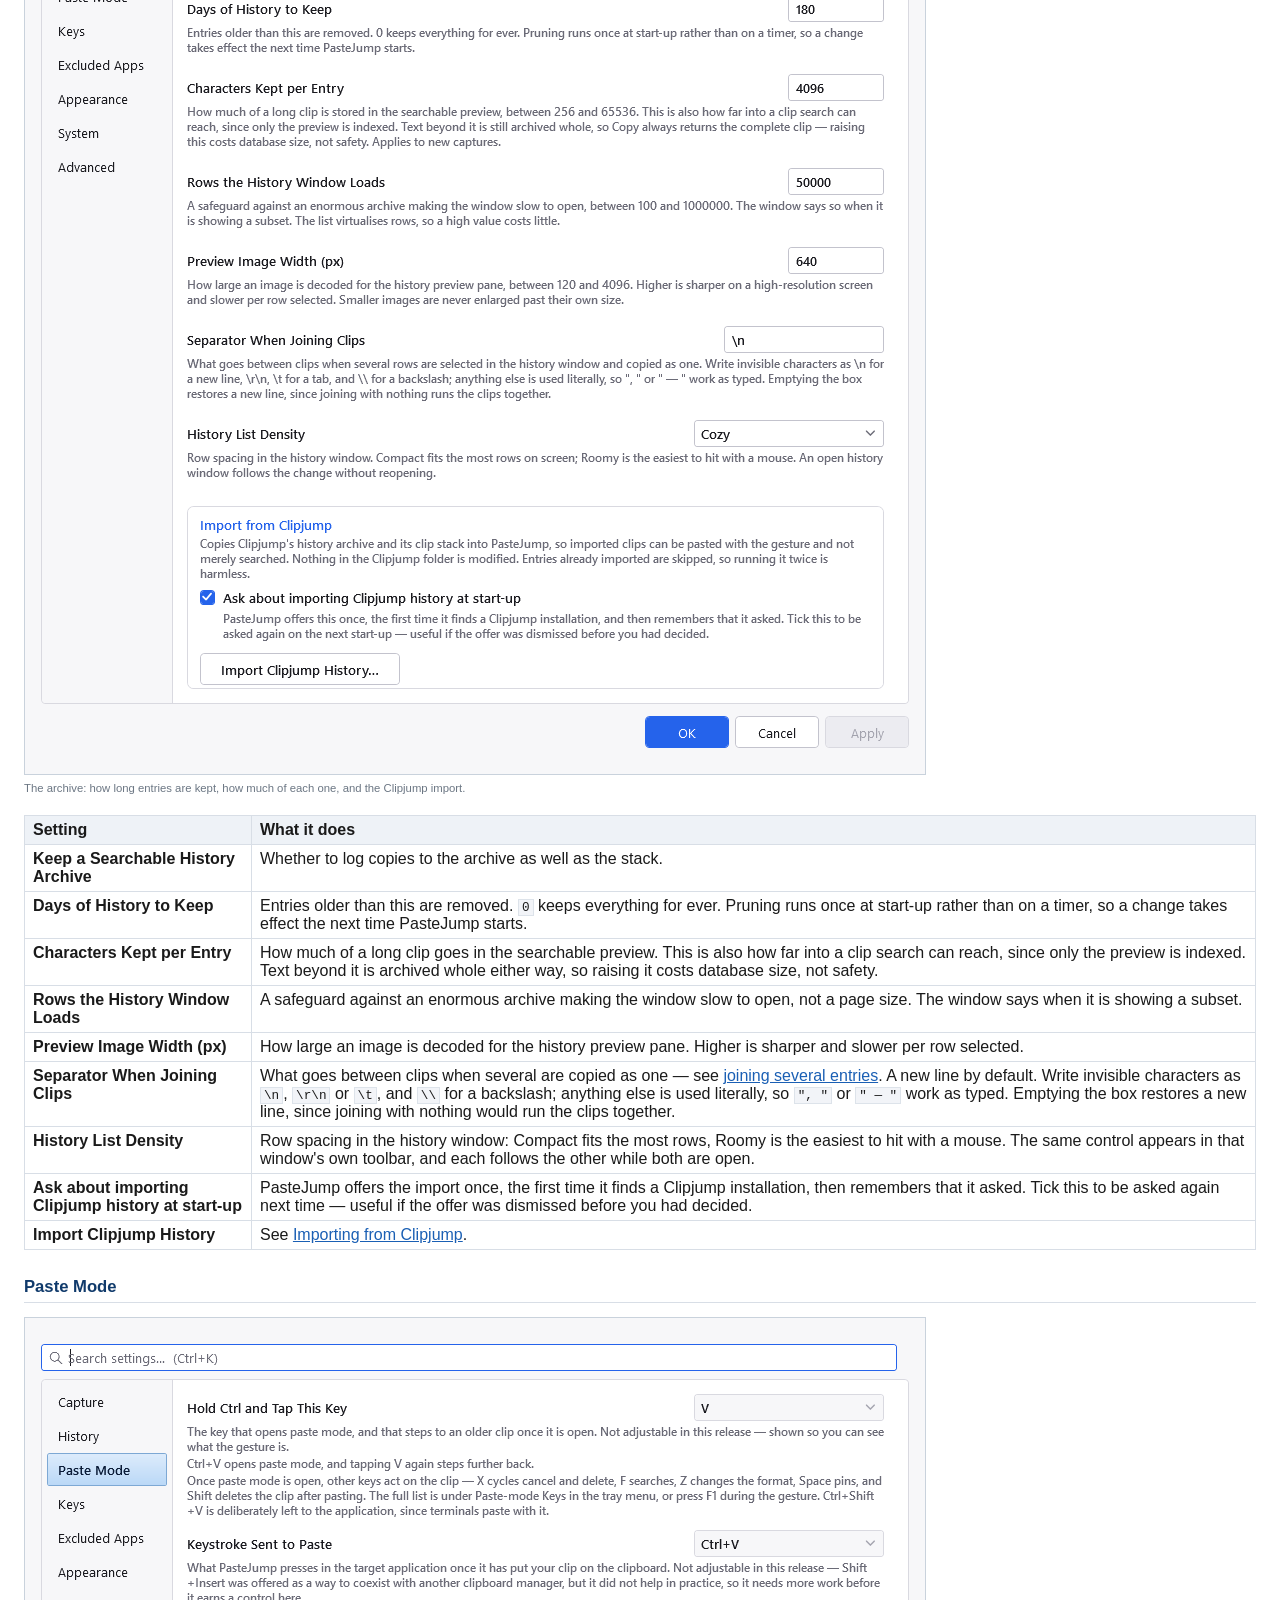
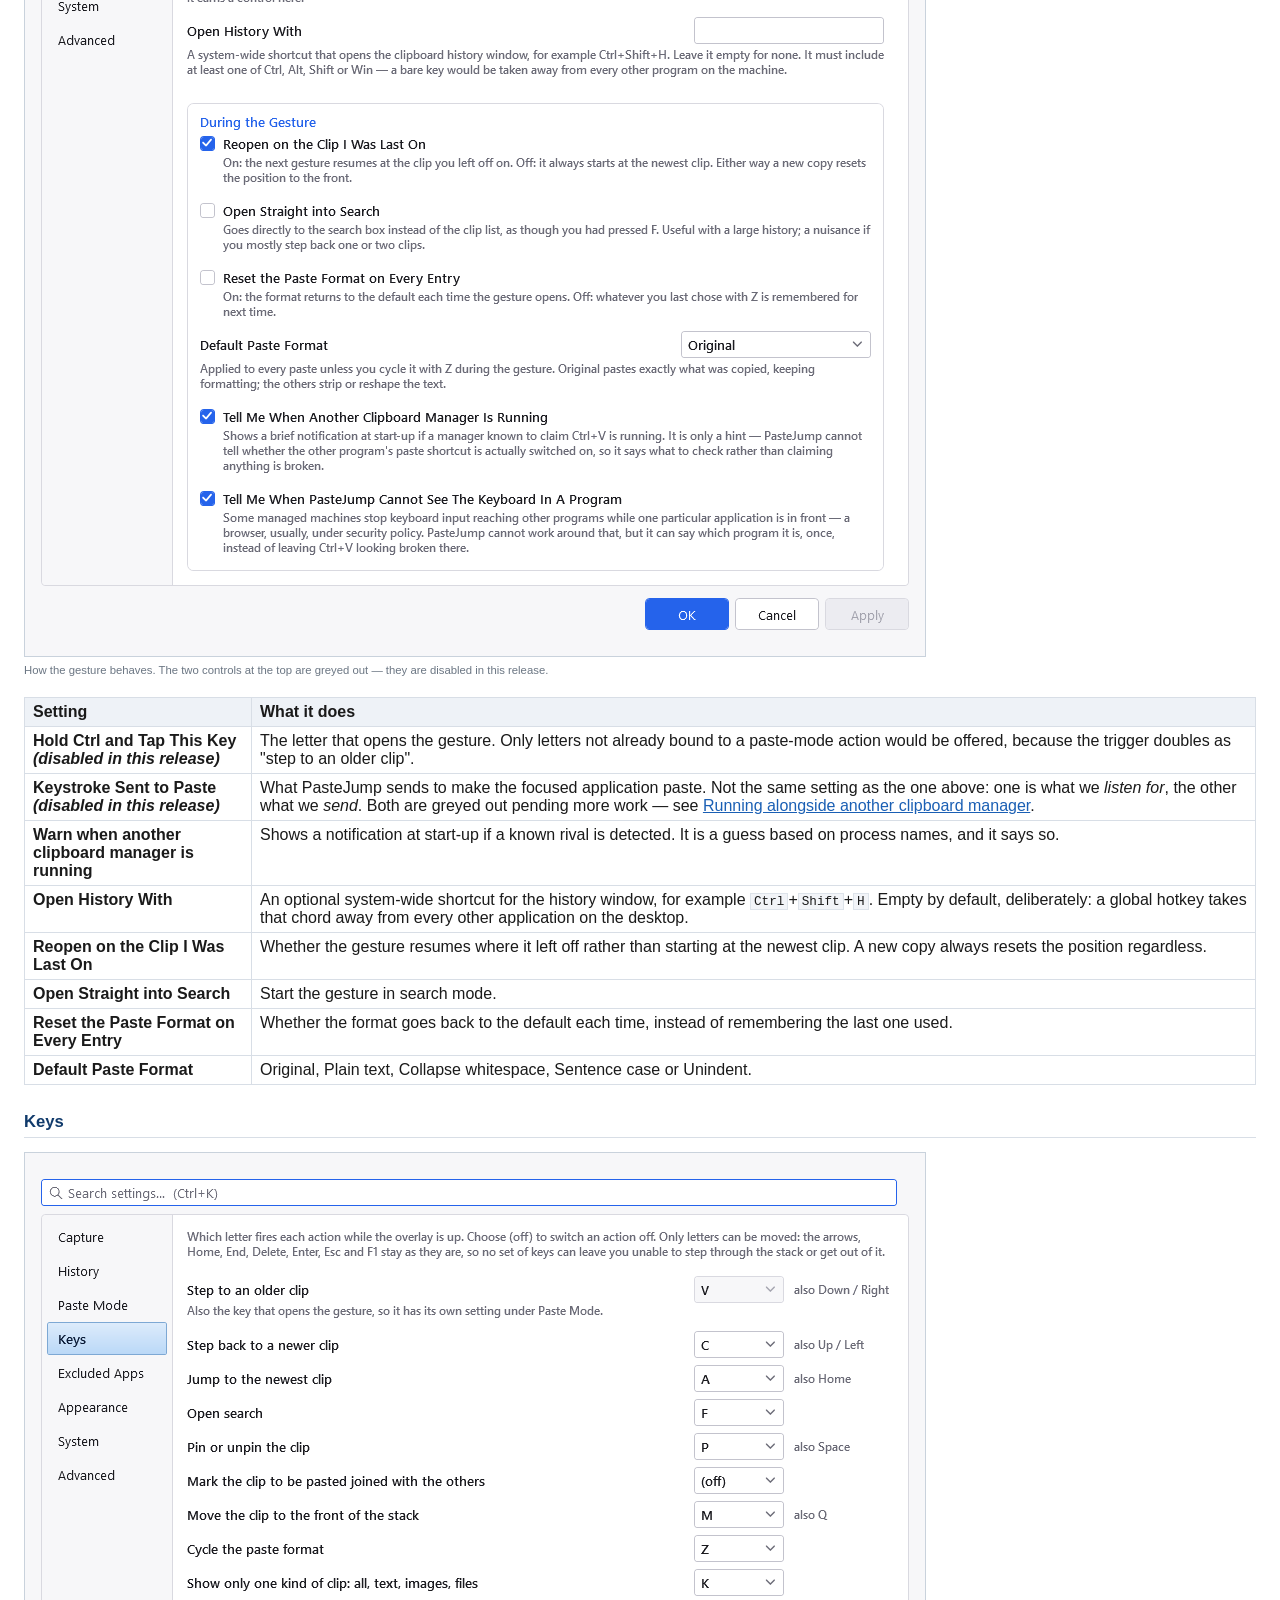
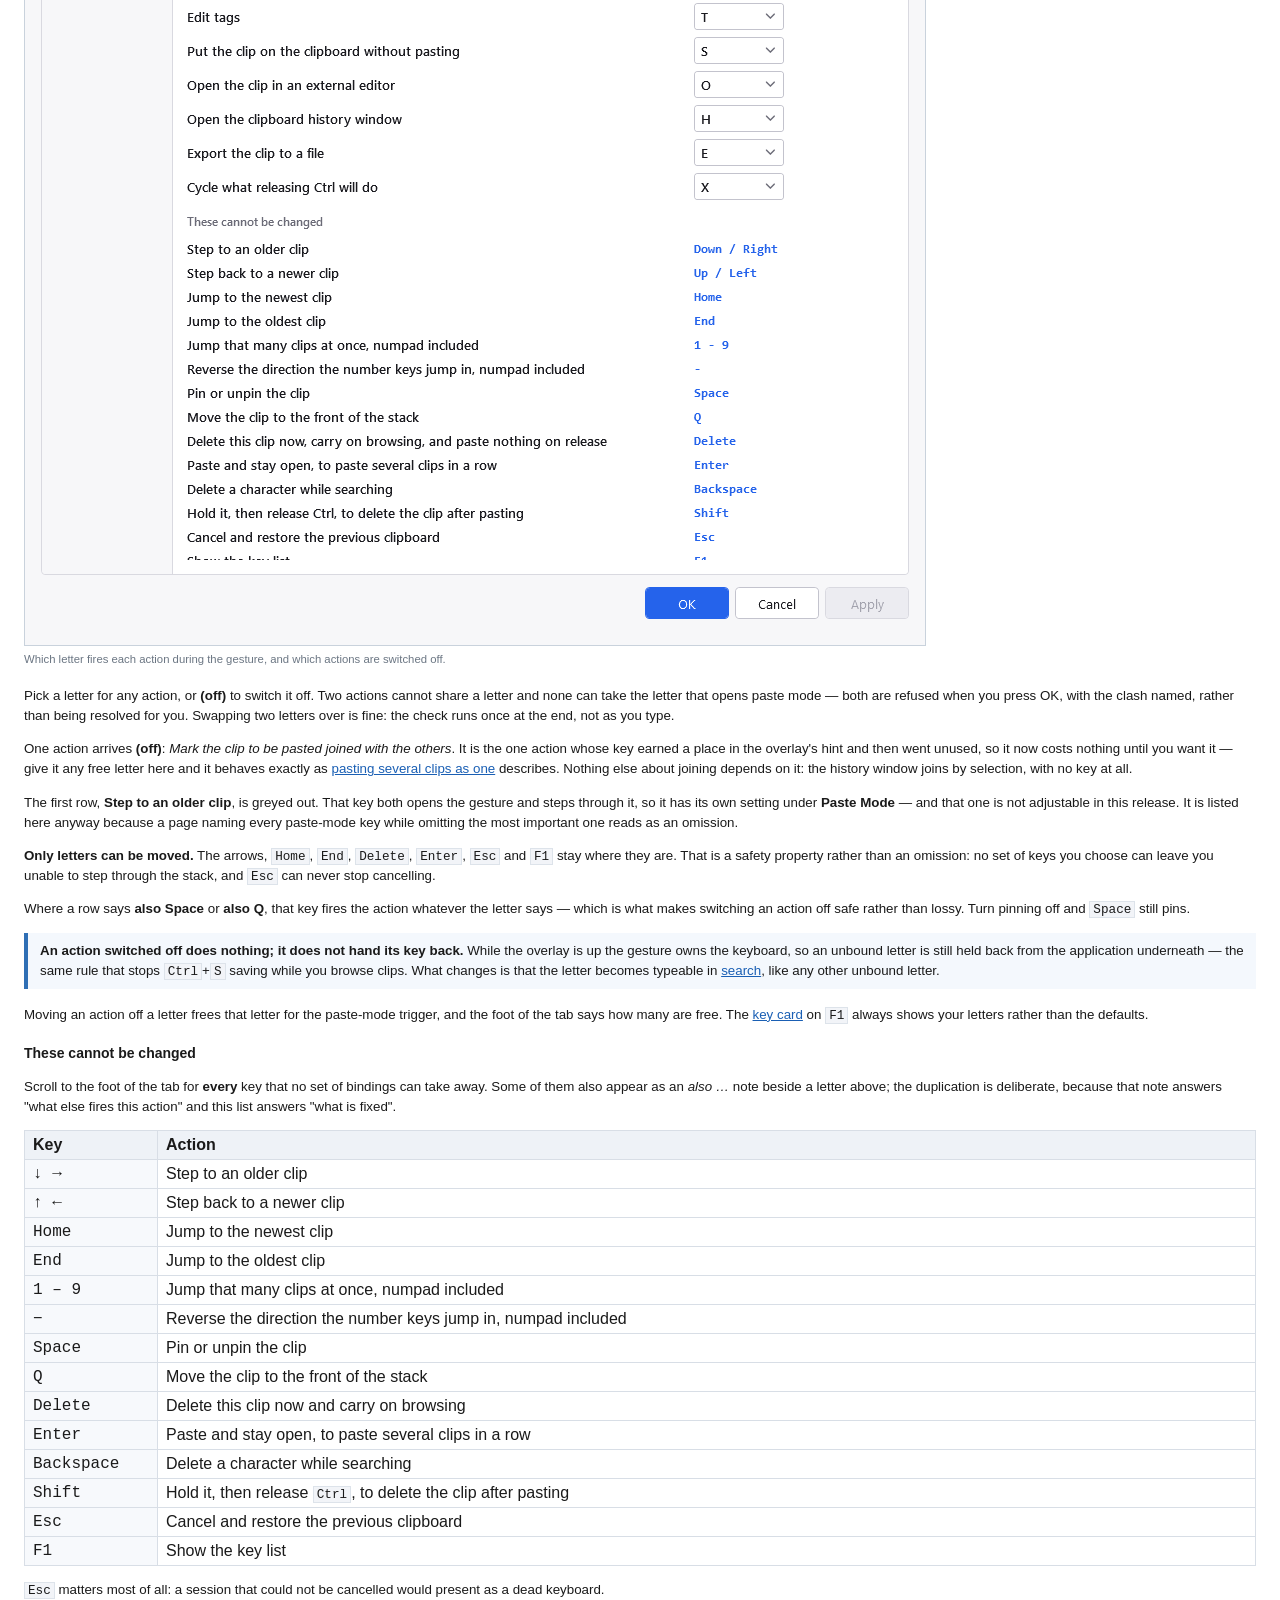
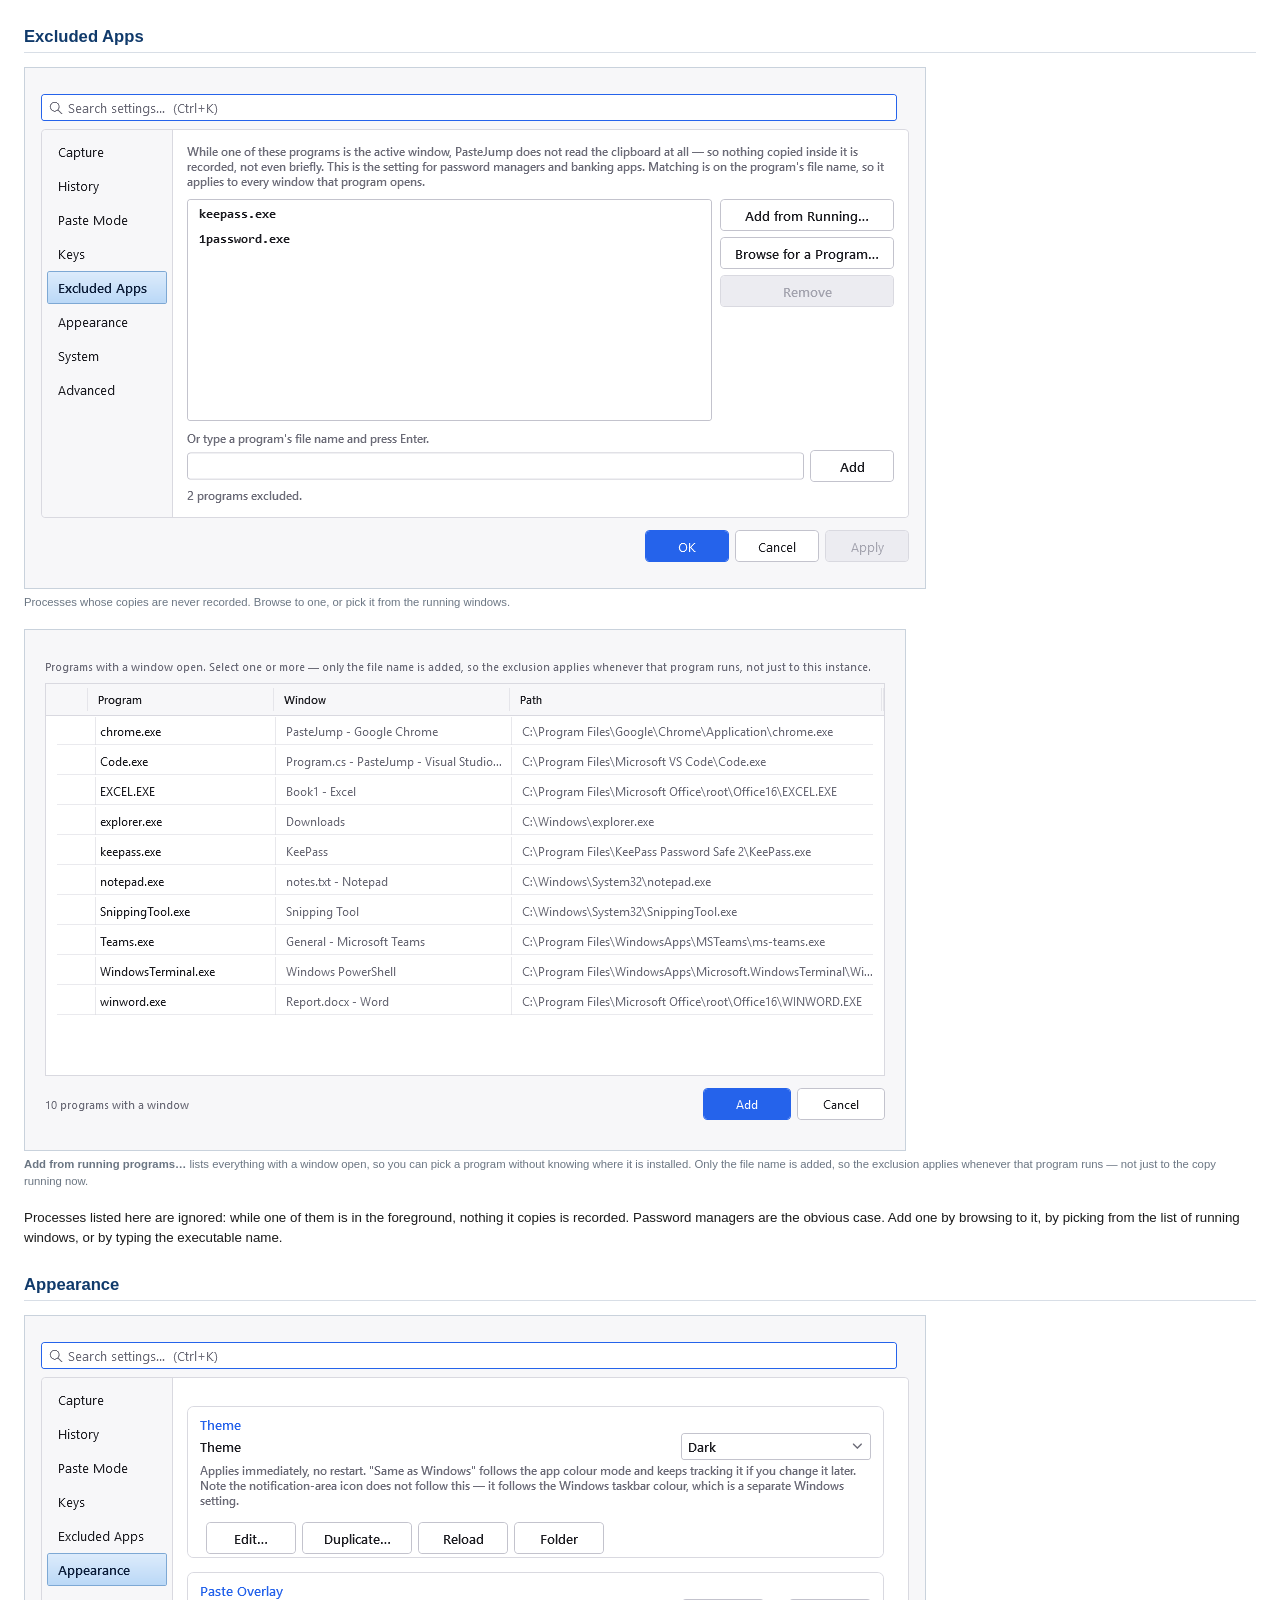
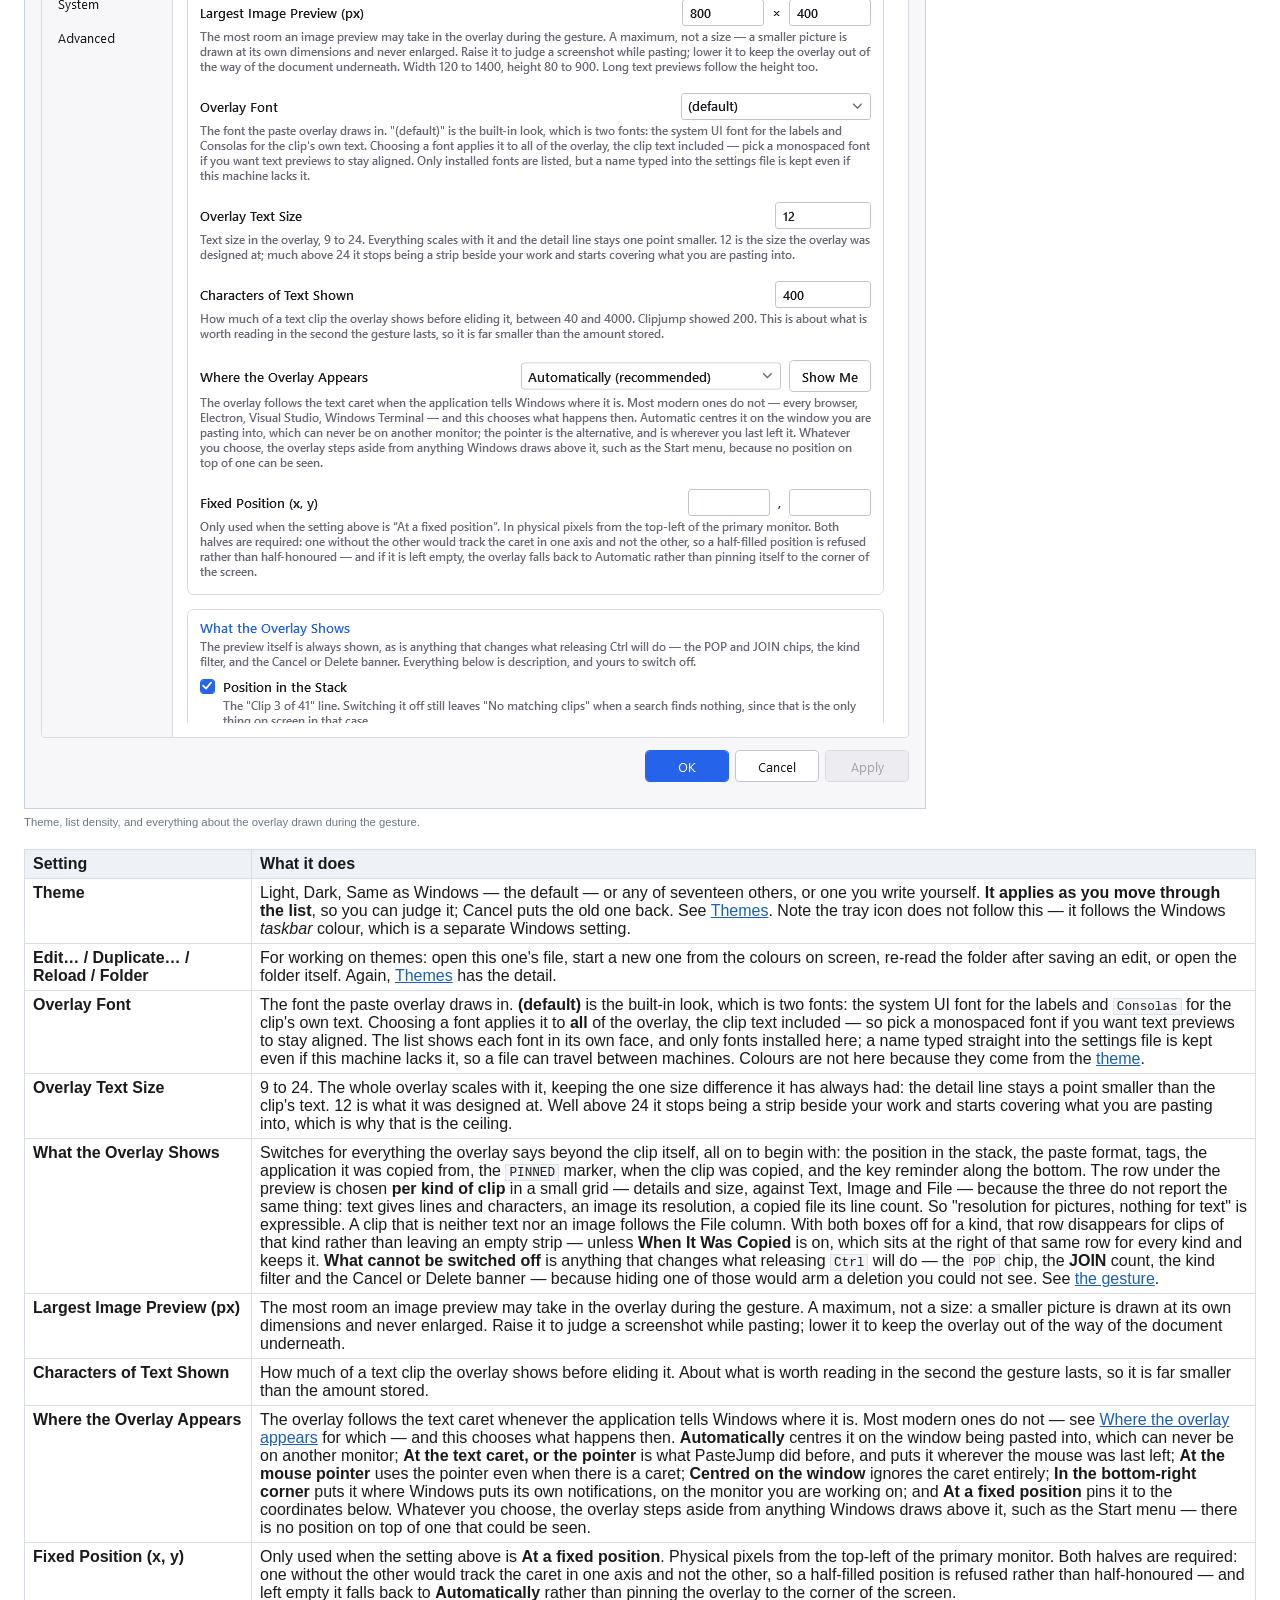
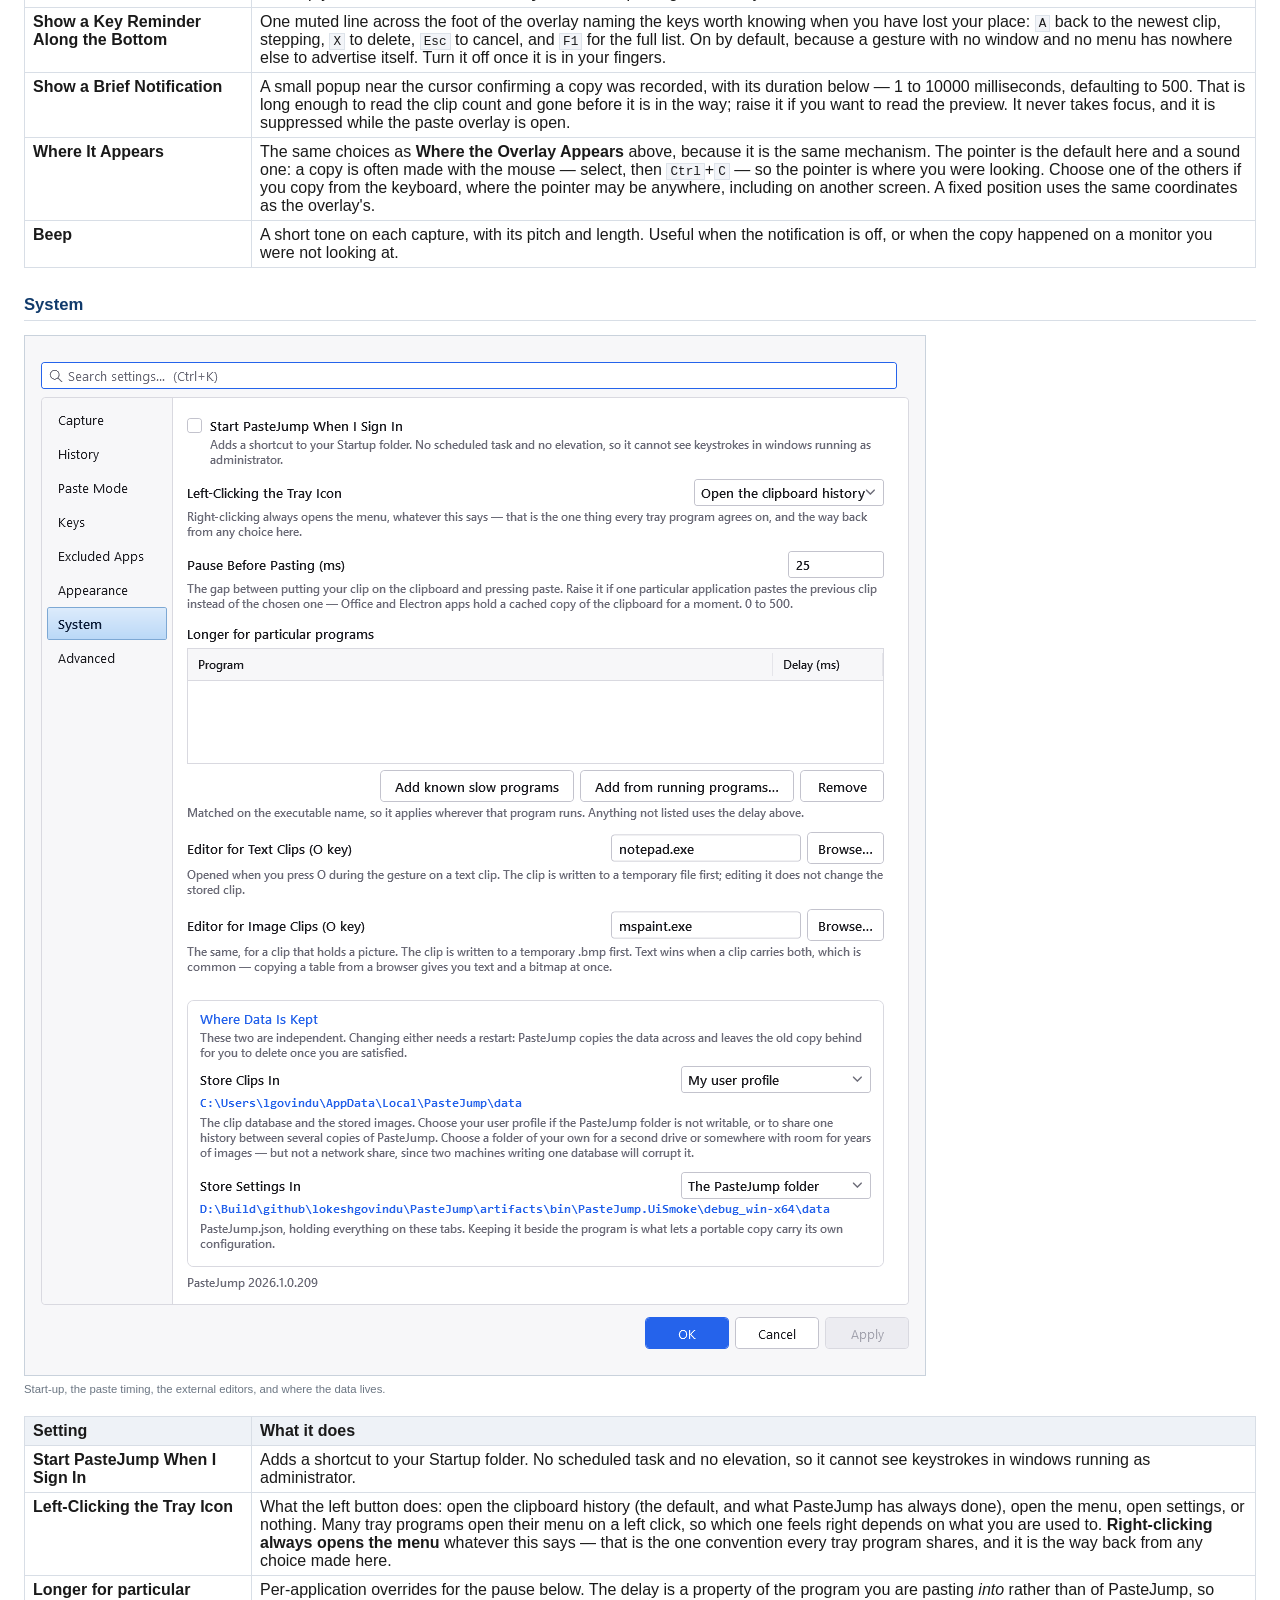
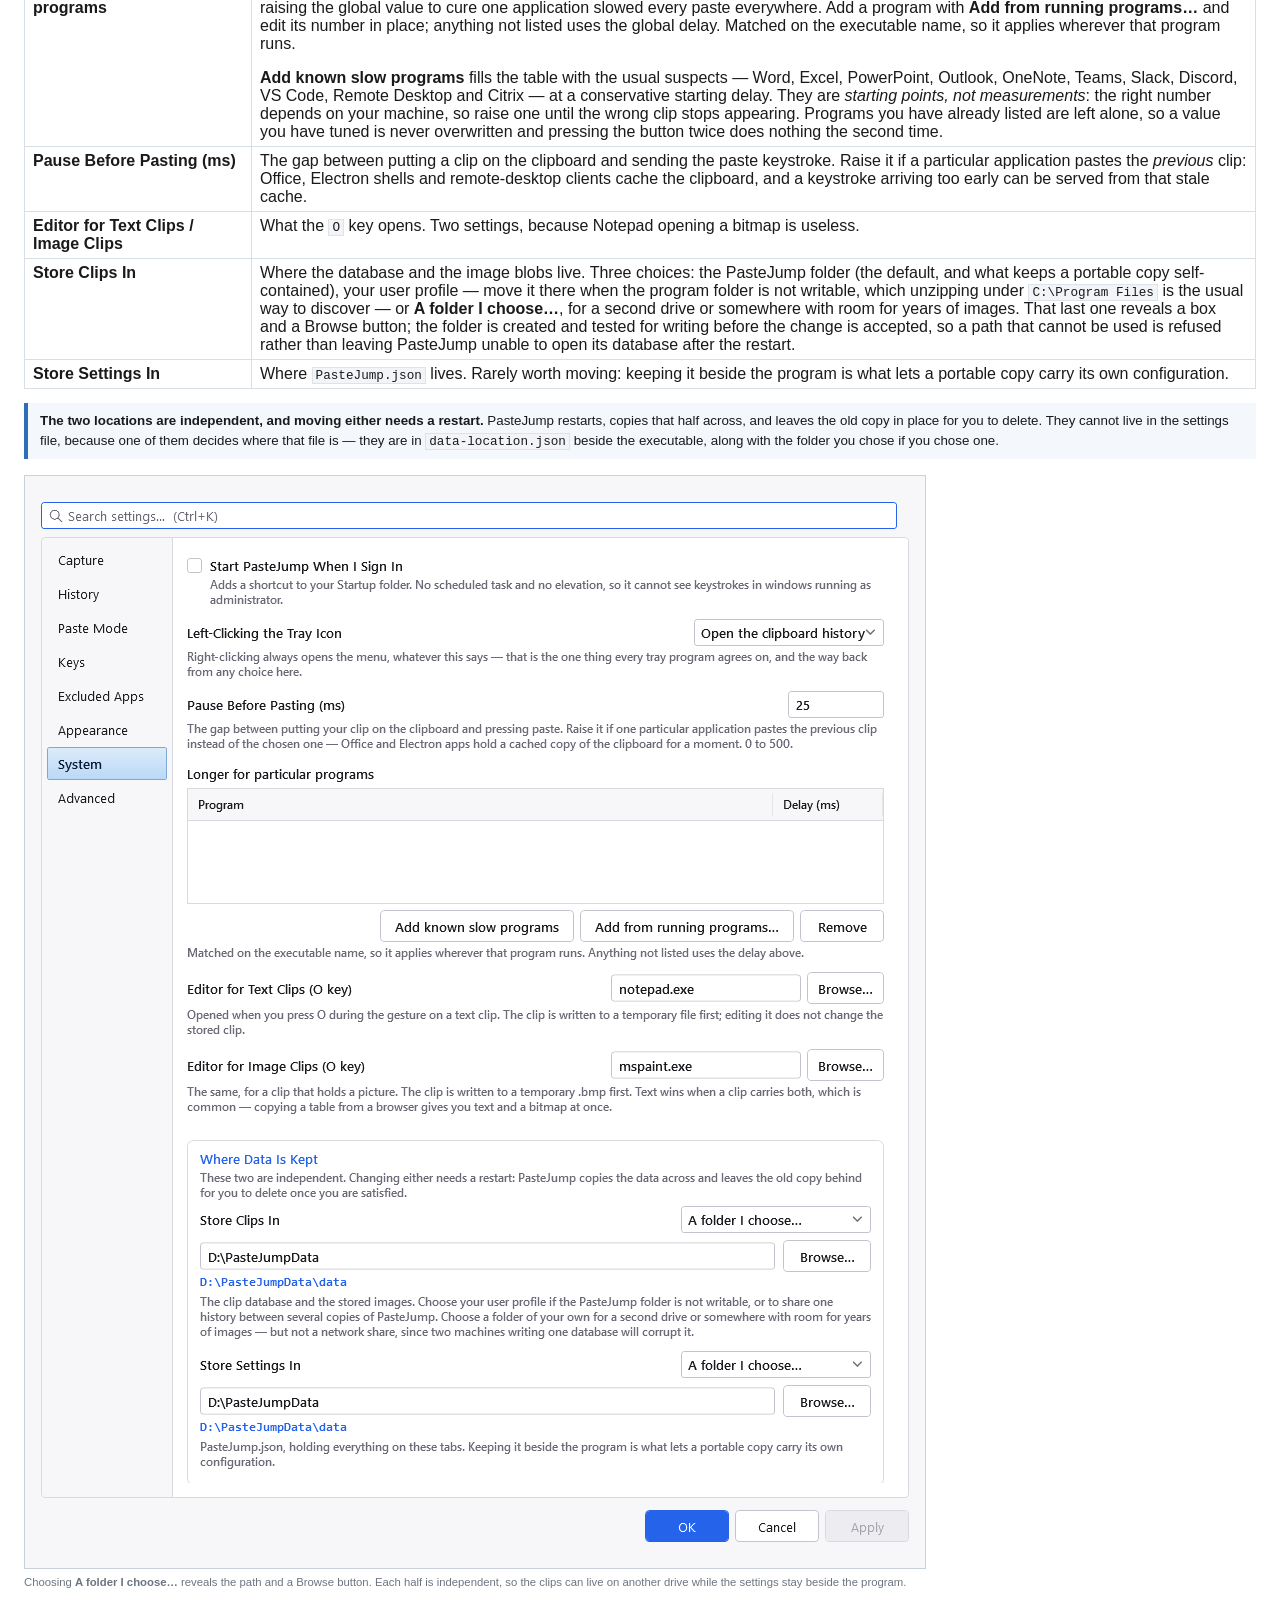
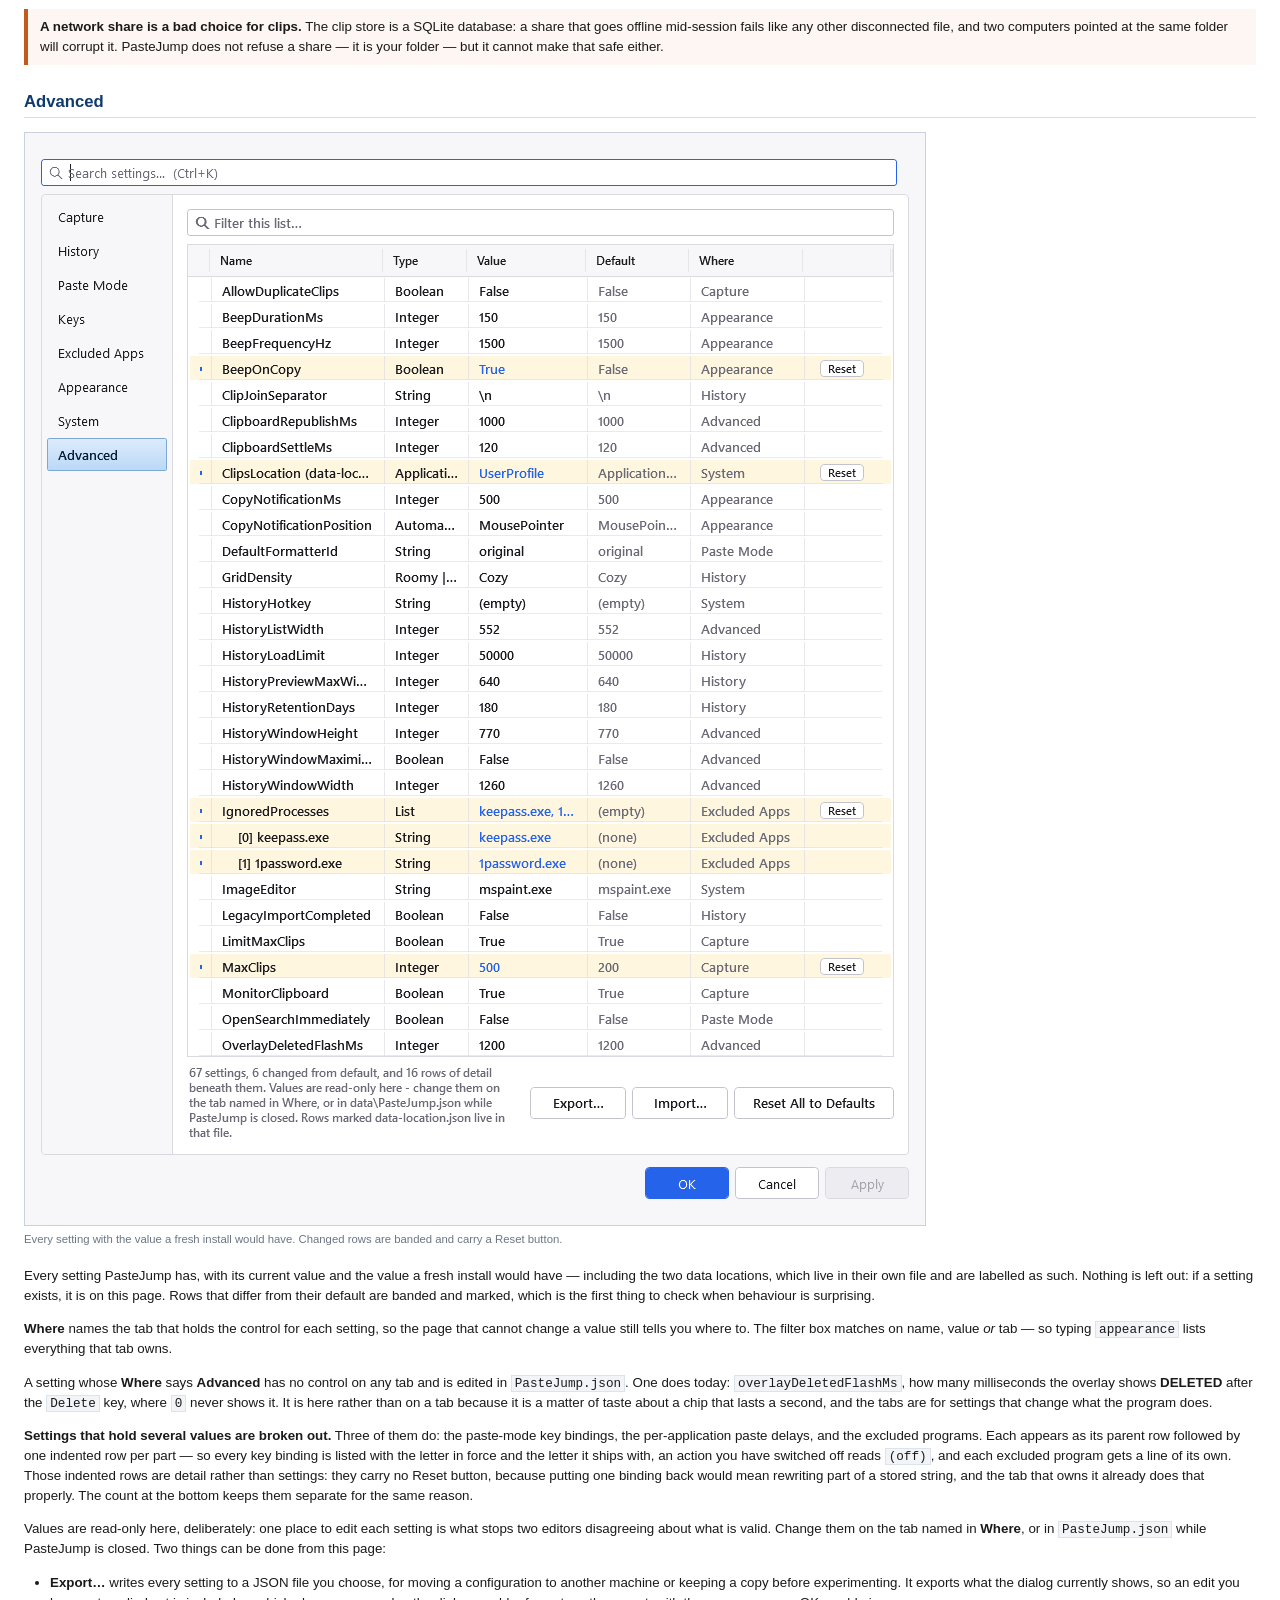
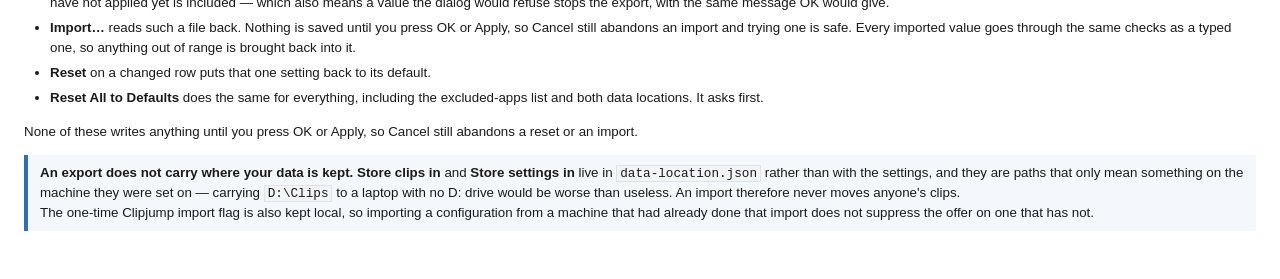
<file: docs/help/settings.html>
<html>
<head>
<meta http-equiv="Content-Type" content="text/html; charset=utf-8">
<title>Settings</title>
<link rel="stylesheet" type="text/css" href="styles.css">
</head>
<body>

<h1>Settings</h1>
<p class="lead">Right-click the tray icon and choose Settings. <b>Apply</b> commits without closing, so a
timing value can be nudged and its effect watched; it stays disabled until something actually
changes.</p>

<h2>Finding a setting</h2>

<p>The box above the tabs searches all of them. Type a word or two and a list drops down naming each match and
the tab it lives on; press <code>Enter</code>, or click it, and PasteJump switches to that tab, scrolls the
control into view and flashes it.</p>

<table>
<tr><th>Key</th><th>Action</th></tr>
<tr><td class="key">Ctrl+K</td><td>Jump to the search box from anywhere in the dialog, selecting what is there so typing replaces it. <code>Ctrl</code>+<code>E</code> and <code>Ctrl</code>+<code>F</code> do the same &mdash; the history window takes all three too.</td></tr>
<tr><td class="key">Down</td><td>Move into the list of matches.</td></tr>
<tr><td class="key">Enter</td><td>Go to the highlighted match.</td></tr>
<tr><td class="key">Esc</td><td>Close the list, leaving the text alone.</td></tr>
<tr><td class="key">&#x2715;</td><td>Clear the box. It appears at the right-hand end once there is something to clear, here and in every other search box in PasteJump.</td></tr>
</table>

<p><b>It searches the explanations as well as the labels</b>, which is most of the point. If you remember that
some setting mentioned Electron applications but not which one it was, typing <code>electron</code> finds it.
Every word you type has to appear somewhere in the setting, so two words narrow rather than widen.</p>

<p>Matches whose <i>label</i> contains what you typed are listed first, so searching <code>theme</code> offers
the Theme control ahead of the settings whose descriptions merely mention it.</p>

<div class="note">
<p>This is not the same as the filter on the <b>Advanced</b> tab. That one lists every setting with its stored
value and its default, and matches the internal property name; this one matches what you read on the tabs and
takes you to the control you can actually change.</p>
</div>

<h2>Capture</h2>

<div class="shot">
<img src="images/settings-capture.png" alt="The Capture tab of the Settings dialog">
<p>Recording, and how many clips the gesture can reach.</p>
</div>

<table>
<tr><th>Setting</th><th>What it does</th></tr>
<tr><td class="name">Watch the Clipboard</td><td>Record what you copy at all. Turning this off makes
PasteJump inert but resident; the gesture still pastes from clips already held. Same thing as Pause
capture on the tray menu.</td></tr>
<tr><td class="name">Store Images</td><td>Keep images from the clipboard. Off keeps the database
small.</td></tr>
<tr><td class="name">Record a Repeated Copy as a New Clip</td><td>Off &mdash; the default &mdash; means
re-copying something you already have promotes the existing clip to the front instead of adding a second
one.</td></tr>
<tr><td class="name">Clips Kept in the Stack</td><td>How many clips <code>Ctrl</code>+<code>V</code> can
reach. Pinned clips are exempt. The limit can be switched off, but leaving it on is wise: images arrive
uncompressed, so a handful of screenshots costs more than thousands of text clips.</td></tr>
</table>

<h2>History</h2>

<div class="shot">
<img src="images/settings-history.png" alt="The History tab of the Settings dialog">
<p>The archive: how long entries are kept, how much of each one, and the Clipjump import.</p>
</div>

<table>
<tr><th>Setting</th><th>What it does</th></tr>
<tr><td class="name">Keep a Searchable History Archive</td><td>Whether to log copies to the archive as
well as the stack.</td></tr>
<tr><td class="name">Days of History to Keep</td><td>Entries older than this are removed. <code>0</code>
keeps everything for ever. Pruning runs once at start-up rather than on a timer, so a change takes effect
the next time PasteJump starts.</td></tr>
<tr><td class="name">Characters Kept per Entry</td><td>How much of a long clip goes in the searchable
preview. This is also how far into a clip search can reach, since only the preview is indexed. Text
beyond it is archived whole either way, so raising it costs database size, not safety.</td></tr>
<tr><td class="name">Rows the History Window Loads</td><td>A safeguard against an enormous archive making
the window slow to open, not a page size. The window says when it is showing a subset.</td></tr>
<tr><td class="name">Preview Image Width (px)</td><td>How large an image is decoded for the history
preview pane. Higher is sharper and slower per row selected.</td></tr>
<tr><td class="name">Separator When Joining Clips</td><td>What goes between clips when several are copied as one
&mdash; see <a href="history-window.html">joining several entries</a>. A new line by default. Write invisible
characters as <code>\n</code>, <code>\r\n</code> or <code>\t</code>, and <code>\\</code> for a backslash; anything
else is used literally, so <code>&quot;, &quot;</code> or <code>&quot; &mdash; &quot;</code> work as typed. Emptying
the box restores a new line, since joining with nothing would run the clips together.</td></tr>
<tr><td class="name">History List Density</td><td>Row spacing in the history window: Compact fits the most rows,
Roomy is the easiest to hit with a mouse. The same control appears in that window's own toolbar, and each follows
the other while both are open.</td></tr>
<tr><td class="name">Ask about importing Clipjump history at start-up</td><td>PasteJump offers the import once, the
first time it finds a Clipjump installation, then remembers that it asked. Tick this to be asked again next time
&mdash; useful if the offer was dismissed before you had decided.</td></tr>
<tr><td class="name">Import Clipjump History</td><td>See <a href="importing.html">Importing from
Clipjump</a>.</td></tr>
</table>

<h2>Paste Mode</h2>

<div class="shot">
<img src="images/settings-paste-mode.png" alt="The Paste Mode tab of the Settings dialog">
<p>How the gesture behaves. The two controls at the top are greyed out &mdash; they are disabled in this release.</p>
</div>

<table>
<tr><th>Setting</th><th>What it does</th></tr>
<tr><td class="name">Hold Ctrl and Tap This Key<br><i>(disabled in this release)</i></td>
<td>The letter that opens the gesture. Only letters not already bound to a paste-mode action would be
offered, because the trigger doubles as "step to an older clip".</td></tr>
<tr><td class="name">Keystroke Sent to Paste<br><i>(disabled in this release)</i></td>
<td>What PasteJump sends to make the focused application paste. Not the same setting as the one above:
one is what we <i>listen for</i>, the other what we <i>send</i>. Both are greyed out pending more work
&mdash; see <a href="coexisting.html">Running alongside another clipboard manager</a>.</td></tr>
<tr><td class="name">Warn when another clipboard manager is running</td><td>Shows a notification at
start-up if a known rival is detected. It is a guess based on process names, and it says so.</td></tr>
<tr><td class="name">Open History With</td><td>An optional system-wide shortcut for the history window,
for example <code>Ctrl</code>+<code>Shift</code>+<code>H</code>. Empty by default, deliberately: a global
hotkey takes that chord away from every other application on the desktop.</td></tr>
<tr><td class="name">Reopen on the Clip I Was Last On</td><td>Whether the gesture resumes where it left
off rather than starting at the newest clip. A new copy always resets the position regardless.</td></tr>
<tr><td class="name">Open Straight into Search</td><td>Start the gesture in search mode.</td></tr>
<tr><td class="name">Reset the Paste Format on Every Entry</td><td>Whether the format goes back to the
default each time, instead of remembering the last one used.</td></tr>
<tr><td class="name">Default Paste Format</td><td>Original, Plain text, Collapse whitespace, Sentence
case or Unindent.</td></tr>
</table>

<h2>Keys</h2>

<div class="shot">
<img src="images/settings-keys.png" alt="The Keys tab of the Settings dialog">
<p>Which letter fires each action during the gesture, and which actions are switched off.</p>
</div>

<p>Pick a letter for any action, or <b>(off)</b> to switch it off. Two actions cannot share a letter and none can
take the letter that opens paste mode &mdash; both are refused when you press OK, with the clash named, rather
than being resolved for you. Swapping two letters over is fine: the check runs once at the end, not as you type.</p>

<p>One action arrives <b>(off)</b>: <i>Mark the clip to be pasted joined with the others</i>. It is the one action
whose key earned a place in the overlay's hint and then went unused, so it now costs nothing until you want it
&mdash; give it any free letter here and it behaves exactly as
<a href="gesture.html">pasting several clips as one</a> describes. Nothing else about joining depends on it: the
history window joins by selection, with no key at all.</p>

<p>The first row, <b>Step to an older clip</b>, is greyed out. That key both opens the gesture and steps through
it, so it has its own setting under <b>Paste Mode</b> &mdash; and that one is not adjustable in this release. It
is listed here anyway because a page naming every paste-mode key while omitting the most important one reads as
an omission.</p>

<p><b>Only letters can be moved.</b> The arrows, <code>Home</code>, <code>End</code>, <code>Delete</code>,
<code>Enter</code>, <code>Esc</code> and <code>F1</code> stay where they are. That is a safety property rather
than an omission: no set of keys you choose can leave you unable to step through the stack, and
<code>Esc</code> can never stop cancelling.</p>

<p>Where a row says <b>also Space</b> or <b>also Q</b>, that key fires the action whatever the letter says
&mdash; which is what makes switching an action off safe rather than lossy. Turn pinning off and
<code>Space</code> still pins.</p>

<div class="note">
<p><b>An action switched off does nothing; it does not hand its key back.</b> While the overlay is up the
gesture owns the keyboard, so an unbound letter is still held back from the application underneath &mdash; the
same rule that stops <code>Ctrl</code>+<code>S</code> saving while you browse clips. What changes is that the
letter becomes typeable in <a href="gesture.html">search</a>, like any other unbound letter.</p>
</div>

<p>Moving an action off a letter frees that letter for the paste-mode trigger, and the foot of the tab says how
many are free. The <a href="gesture.html">key card</a> on <code>F1</code> always shows your letters rather than
the defaults.</p>

<h3>These cannot be changed</h3>

<p>Scroll to the foot of the tab for <b>every</b> key that no set of bindings can take away. Some of them also
appear as an <i>also &hellip;</i> note beside a letter above; the duplication is deliberate, because that note
answers "what else fires this action" and this list answers "what is fixed".</p>

<table>
<tr><th>Key</th><th>Action</th></tr>
<tr><td class="key">&darr; &rarr;</td><td>Step to an older clip</td></tr>
<tr><td class="key">&uarr; &larr;</td><td>Step back to a newer clip</td></tr>
<tr><td class="key">Home</td><td>Jump to the newest clip</td></tr>
<tr><td class="key">End</td><td>Jump to the oldest clip</td></tr>
<tr><td class="key">1 &ndash; 9</td><td>Jump that many clips at once, numpad included</td></tr>
<tr><td class="key">&minus;</td><td>Reverse the direction the number keys jump in, numpad included</td></tr>
<tr><td class="key">Space</td><td>Pin or unpin the clip</td></tr>
<tr><td class="key">Q</td><td>Move the clip to the front of the stack</td></tr>
<tr><td class="key">Delete</td><td>Delete this clip now and carry on browsing</td></tr>
<tr><td class="key">Enter</td><td>Paste and stay open, to paste several clips in a row</td></tr>
<tr><td class="key">Backspace</td><td>Delete a character while searching</td></tr>
<tr><td class="key">Shift</td><td>Hold it, then release <code>Ctrl</code>, to delete the clip after pasting</td></tr>
<tr><td class="key">Esc</td><td>Cancel and restore the previous clipboard</td></tr>
<tr><td class="key">F1</td><td>Show the key list</td></tr>
</table>

<p><code>Esc</code> matters most of all: a session that could not be cancelled would present as a dead
keyboard.</p>

<h2>Excluded Apps</h2>

<div class="shot">
<img src="images/settings-excluded-apps.png" alt="The Excluded Apps tab of the Settings dialog">
<p>Processes whose copies are never recorded. Browse to one, or pick it from the running windows.</p>
</div>

<div class="shot">
<img src="images/running-app-picker.png" alt="The picker listing programs that currently have a window">
<p><b>Add from running programs…</b> lists everything with a window open, so you can pick a program without
knowing where it is installed. Only the file name is added, so the exclusion applies whenever that program
runs &mdash; not just to the copy running now.</p>
</div>

<p>Processes listed here are ignored: while one of them is in the foreground, nothing it copies is
recorded. Password managers are the obvious case. Add one by browsing to it, by picking from the list of
running windows, or by typing the executable name.</p>

<h2>Appearance</h2>

<div class="shot">
<img src="images/settings-appearance.png" alt="The Appearance tab of the Settings dialog">
<p>Theme, list density, and everything about the overlay drawn during the gesture.</p>
</div>

<table>
<tr><th>Setting</th><th>What it does</th></tr>
<tr><td class="name">Theme</td><td>Light, Dark, Same as Windows &mdash; the default &mdash; or any of seventeen
others, or one you write yourself. <b>It applies as you move through the list</b>, so you can judge it; Cancel puts
the old one back. See <a href="themes.html">Themes</a>. Note the tray icon does not follow this &mdash; it follows
the Windows <i>taskbar</i> colour, which is a separate Windows setting.</td></tr>
<tr><td class="name">Edit… / Duplicate… / Reload / Folder</td><td>For working on themes: open this one's file,
start a new one from the colours on screen, re-read the folder after saving an edit, or open the folder itself.
Again, <a href="themes.html">Themes</a> has the detail.</td></tr>
<tr><td class="name">Overlay Font</td><td>The font the paste overlay draws in. <b>(default)</b> is the built-in
look, which is two fonts: the system UI font for the labels and <code>Consolas</code> for the clip's own text.
Choosing a font applies it to <b>all</b> of the overlay, the clip text included &mdash; so pick a monospaced font if
you want text previews to stay aligned. The list shows each font in its own face, and only fonts installed here; a
name typed straight into the settings file is kept even if this machine lacks it, so a file can travel between
machines. Colours are not here because they come from the <a href="themes.html">theme</a>.</td></tr>
<tr><td class="name">Overlay Text Size</td><td>9 to 24. The whole overlay scales with it, keeping the one size
difference it has always had: the detail line stays a point smaller than the clip's text. 12 is what it was designed
at. Well above 24 it stops being a strip beside your work and starts covering what you are pasting into, which is
why that is the ceiling.</td></tr>
<tr><td class="name">What the Overlay Shows</td><td>Switches for everything the overlay says beyond the clip itself,
all on to begin with: the position in the stack, the paste format, tags, the application it was copied from, the
<code>PINNED</code> marker, when the clip was copied, and the key reminder along the bottom. The row under the preview is chosen <b>per kind of
clip</b> in a small grid &mdash; details and size, against Text, Image and File &mdash; because the three do not
report the same thing: text gives lines and characters, an image its resolution, a copied file its line count. So
&quot;resolution for pictures, nothing for text&quot; is expressible. A clip that is neither text nor an image follows
the File column. With both boxes off for a kind, that row disappears for clips of that kind rather than leaving an
empty strip &mdash; unless <b>When It Was Copied</b> is on, which sits at the right of that same row for every kind
and keeps it. <b>What cannot be switched off</b> is anything that changes what
releasing <code>Ctrl</code> will do &mdash; the <code>POP</code> chip, the <b>JOIN</b> count, the kind filter and the
Cancel or Delete banner &mdash; because hiding one of those would arm a deletion you could not see. See
<a href="gesture.html">the gesture</a>.</td></tr>
<tr><td class="name">Largest Image Preview (px)</td><td>The most room an image preview may take in the
overlay during the gesture. A maximum, not a size: a smaller picture is drawn at its own dimensions and
never enlarged. Raise it to judge a screenshot while pasting; lower it to keep the overlay out of the way
of the document underneath.</td></tr>
<tr><td class="name">Characters of Text Shown</td><td>How much of a text clip the overlay shows before
eliding it. About what is worth reading in the second the gesture lasts, so it is far smaller than the
amount stored.</td></tr>
<tr><td class="name">Where the Overlay Appears</td><td>The overlay follows the text caret whenever the
application tells Windows where it is. Most modern ones do not &mdash; see
<a href="gesture.html">Where the overlay appears</a> for which &mdash; and this chooses what happens then.
<b>Automatically</b> centres it on the window being pasted into, which can never be on another monitor;
<b>At the text caret, or the pointer</b> is what PasteJump did before, and puts it wherever the mouse was last
left; <b>At the mouse pointer</b> uses the pointer even when there is a caret; <b>Centred on the window</b>
ignores the caret entirely; <b>In the bottom-right corner</b> puts it where Windows puts its own notifications,
on the monitor you are working on; and <b>At a fixed position</b> pins it to the coordinates below. Whatever you
choose, the overlay steps aside from anything Windows draws above it, such as the Start menu &mdash; there is
no position on top of one that could be seen.</td></tr>
<tr><td class="name">Fixed Position (x, y)</td><td>Only used when the setting above is
<b>At a fixed position</b>. Physical pixels from the top-left of the primary monitor. Both halves are
required: one without the other would track the caret in one axis and not the other, so a half-filled
position is refused rather than half-honoured &mdash; and left empty it falls back to <b>Automatically</b>
rather than pinning the overlay to the corner of the screen.</td></tr>
<tr><td class="name">Show a Key Reminder Along the Bottom</td><td>One muted line across the foot of the
overlay naming the keys worth knowing when you have lost your place: <code>A</code> back to the newest clip,
stepping, <code>X</code> to delete, <code>Esc</code> to cancel, and <code>F1</code> for the full list. On by
default, because a gesture with no window and no menu has nowhere else to advertise itself. Turn it off once
it is in your fingers.</td></tr>
<tr><td class="name">Show a Brief Notification</td><td>A small popup near the cursor confirming a copy was
recorded, with its duration below &mdash; 1 to 10000 milliseconds, defaulting to 500. That is long enough to
read the clip count and gone before it is in the way; raise it if you want to read the preview. It
never takes focus, and it is suppressed while the paste overlay is open.</td></tr>
<tr><td class="name">Where It Appears</td><td>The same choices as <b>Where the Overlay Appears</b> above,
because it is the same mechanism. The pointer is the default here and a sound one: a copy is often made with
the mouse &mdash; select, then <code>Ctrl</code>+<code>C</code> &mdash; so the pointer is where you were
looking. Choose one of the others if you copy from the keyboard, where the pointer may be anywhere, including
on another screen. A fixed position uses the same coordinates as the overlay's.</td></tr>
<tr><td class="name">Beep</td><td>A short tone on each capture, with its pitch and length. Useful when the
notification is off, or when the copy happened on a monitor you were not looking at.</td></tr>
</table>

<h2>System</h2>

<div class="shot">
<img src="images/settings-system.png" alt="The System tab of the Settings dialog">
<p>Start-up, the paste timing, the external editors, and where the data lives.</p>
</div>

<table>
<tr><th>Setting</th><th>What it does</th></tr>
<tr><td class="name">Start PasteJump When I Sign In</td><td>Adds a shortcut to your Startup folder. No
scheduled task and no elevation, so it cannot see keystrokes in windows running as
administrator.</td></tr>
<tr><td class="name">Left-Clicking the Tray Icon</td><td>What the left button does: open the clipboard history
(the default, and what PasteJump has always done), open the menu, open settings, or nothing. Many tray programs
open their menu on a left click, so which one feels right depends on what you are used to. <b>Right-clicking
always opens the menu</b> whatever this says &mdash; that is the one convention every tray program shares, and it
is the way back from any choice made here.</td></tr>
<tr><td class="name">Longer for particular programs</td><td>Per-application overrides for the pause below. The delay
is a property of the program you are pasting <i>into</i> rather than of PasteJump, so raising the global value to
cure one application slowed every paste everywhere. Add a program with <b>Add from running programs…</b> and edit
its number in place; anything not listed uses the global delay. Matched on the executable name, so it applies
wherever that program runs.
<p><b>Add known slow programs</b> fills the table with the usual suspects &mdash; Word, Excel, PowerPoint, Outlook,
OneNote, Teams, Slack, Discord, VS Code, Remote Desktop and Citrix &mdash; at a conservative starting delay. They
are <i>starting points, not measurements</i>: the right number depends on your machine, so raise one until the wrong
clip stops appearing. Programs you have already listed are left alone, so a value you have tuned is never
overwritten and pressing the button twice does nothing the second time.</p></td></tr>
<tr><td class="name">Pause Before Pasting (ms)</td><td>The gap between putting a clip on the clipboard and
sending the paste keystroke. Raise it if a particular application pastes the <i>previous</i> clip: Office,
Electron shells and remote-desktop clients cache the clipboard, and a keystroke arriving too early can be
served from that stale cache.</td></tr>
<tr><td class="name">Editor for Text Clips / Image Clips</td><td>What the <code>O</code> key opens. Two
settings, because Notepad opening a bitmap is useless.</td></tr>
<tr><td class="name">Store Clips In</td><td>Where the database and the image blobs live. Three choices: the
PasteJump folder (the default, and what keeps a portable copy self-contained), your user profile &mdash; move
it there when the program folder is not writable, which unzipping under <code>C:\Program Files</code> is the
usual way to discover &mdash; or <b>A folder I choose…</b>, for a second drive or somewhere with room for
years of images. That last one reveals a box and a Browse button; the folder is created and tested for writing
before the change is accepted, so a path that cannot be used is refused rather than leaving PasteJump unable
to open its database after the restart.</td></tr>
<tr><td class="name">Store Settings In</td><td>Where <code>PasteJump.json</code> lives. Rarely worth
moving: keeping it beside the program is what lets a portable copy carry its own configuration.</td></tr>
</table>

<div class="note">
<p><b>The two locations are independent, and moving either needs a restart.</b> PasteJump restarts,
copies that half across, and leaves the old copy in place for you to delete. They cannot live in the
settings file, because one of them decides where that file is &mdash; they are in
<code>data-location.json</code> beside the executable, along with the folder you chose if you chose one.</p>
</div>

<div class="shot">
<img src="images/settings-custom-folder.png" alt="The System tab with both halves set to a folder of your own">
<p>Choosing <b>A folder I choose…</b> reveals the path and a Browse button. Each half is independent, so the
clips can live on another drive while the settings stay beside the program.</p>
</div>

<div class="warn">
<p><b>A network share is a bad choice for clips.</b> The clip store is a SQLite database: a share that goes
offline mid-session fails like any other disconnected file, and two computers pointed at the same folder
will corrupt it. PasteJump does not refuse a share &mdash; it is your folder &mdash; but it cannot make that
safe either.</p>
</div>

<h2>Advanced</h2>

<div class="shot">
<img src="images/settings-advanced.png" alt="The Advanced tab of the Settings dialog">
<p>Every setting with the value a fresh install would have. Changed rows are banded and carry a Reset button.</p>
</div>

<p>Every setting PasteJump has, with its current value and the value a fresh install would have &mdash; including
the two data locations, which live in their own file and are labelled as such. Nothing is left out: if a setting
exists, it is on this page. Rows that differ from their default are banded and marked, which is the first thing to
check when behaviour is surprising.</p>

<p><b>Where</b> names the tab that holds the control for each setting, so the page that cannot change a value still
tells you where to. The filter box matches on name, value <i>or</i> tab &mdash; so typing
<code>appearance</code> lists everything that tab owns.</p>

<p>A setting whose <b>Where</b> says <b>Advanced</b> has no control on any tab and is edited in
<code>PasteJump.json</code>. One does today: <code>overlayDeletedFlashMs</code>, how many milliseconds the overlay
shows <b>DELETED</b> after the <code>Delete</code> key, where <code>0</code> never shows it. It is here rather than
on a tab because it is a matter of taste about a chip that lasts a second, and the tabs are for settings that change
what the program does.</p>

<p><b>Settings that hold several values are broken out.</b> Three of them do: the paste-mode key bindings, the
per-application paste delays, and the excluded programs. Each appears as its parent row followed by one indented row
per part &mdash; so every key binding is listed with the letter in force and the letter it ships with, an action you
have switched off reads <code>(off)</code>, and each excluded program gets a line of its own. Those indented rows are
detail rather than settings: they carry no Reset button, because putting one binding back would mean rewriting part
of a stored string, and the tab that owns it already does that properly. The count at the bottom keeps them separate
for the same reason.</p>

<p>Values are read-only here, deliberately: one place to edit each setting is what stops two editors disagreeing
about what is valid. Change them on the tab named in <b>Where</b>, or in <code>PasteJump.json</code> while
PasteJump is closed. Two things can be done from this page:</p>

<ul>
<li><b>Export…</b> writes every setting to a JSON file you choose, for moving a configuration to another machine
or keeping a copy before experimenting. It exports what the dialog currently shows, so an edit you have not
applied yet is included &mdash; which also means a value the dialog would refuse stops the export, with the same
message OK would give.</li>
<li><b>Import…</b> reads such a file back. Nothing is saved until you press OK or Apply, so Cancel still abandons
an import and trying one is safe. Every imported value goes through the same checks as a typed one, so anything
out of range is brought back into it.</li>
<li><b>Reset</b> on a changed row puts that one setting back to its default.</li>
<li><b>Reset All to Defaults</b> does the same for everything, including the excluded-apps list and both
data locations. It asks first.</li>
</ul>

<p>None of these writes anything until you press OK or Apply, so Cancel still abandons a reset or an import.</p>

<div class="note">
<p><b>An export does not carry where your data is kept.</b> <b>Store clips in</b> and <b>Store settings in</b> live
in <code>data-location.json</code> rather than with the settings, and they are paths that only mean something on
the machine they were set on &mdash; carrying <code>D:\Clips</code> to a laptop with no D: drive would be worse
than useless. An import therefore never moves anyone's clips.</p>

<p>The one-time Clipjump import flag is also kept local, so importing a configuration from a machine that had
already done that import does not suppress the offer on one that has not.</p>
</div>

</body>
</html>
</file>
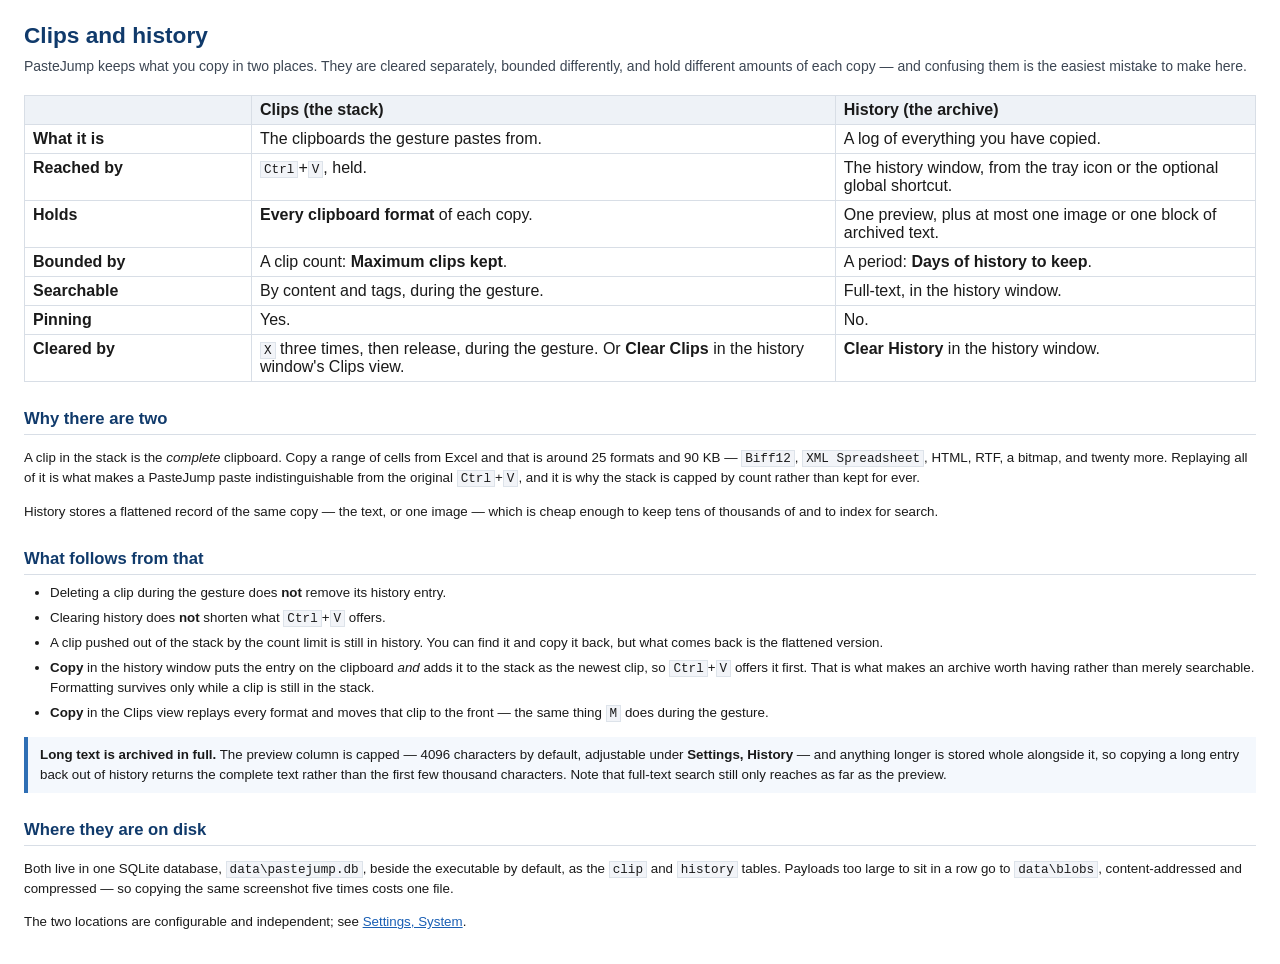
<file: docs/help/stores.html>
<html>
<head>
<meta http-equiv="Content-Type" content="text/html; charset=utf-8">
<title>Clips and history</title>
<link rel="stylesheet" type="text/css" href="styles.css">
</head>
<body>

<h1>Clips and history</h1>
<p class="lead">PasteJump keeps what you copy in two places. They are cleared separately, bounded
differently, and hold different amounts of each copy &mdash; and confusing them is the easiest mistake to
make here.</p>

<table>
<tr><th>&nbsp;</th><th>Clips (the stack)</th><th>History (the archive)</th></tr>

<tr><td class="name">What it is</td>
<td>The clipboards the gesture pastes from.</td>
<td>A log of everything you have copied.</td></tr>

<tr><td class="name">Reached by</td>
<td><code>Ctrl</code>+<code>V</code>, held.</td>
<td>The history window, from the tray icon or the optional global shortcut.</td></tr>

<tr><td class="name">Holds</td>
<td><b>Every clipboard format</b> of each copy.</td>
<td>One preview, plus at most one image or one block of archived text.</td></tr>

<tr><td class="name">Bounded by</td>
<td>A clip count: <b>Maximum clips kept</b>.</td>
<td>A period: <b>Days of history to keep</b>.</td></tr>

<tr><td class="name">Searchable</td>
<td>By content and tags, during the gesture.</td>
<td>Full-text, in the history window.</td></tr>

<tr><td class="name">Pinning</td><td>Yes.</td><td>No.</td></tr>

<tr><td class="name">Cleared by</td>
<td><code>X</code> three times, then release, during the gesture. Or <b>Clear Clips</b> in the history
window's Clips view.</td>
<td><b>Clear History</b> in the history window.</td></tr>
</table>

<h2>Why there are two</h2>

<p>A clip in the stack is the <i>complete</i> clipboard. Copy a range of cells from Excel and that is
around 25 formats and 90 KB &mdash; <code>Biff12</code>, <code>XML Spreadsheet</code>, HTML, RTF, a
bitmap, and twenty more. Replaying all of it is what makes a PasteJump paste indistinguishable from the
original <code>Ctrl</code>+<code>V</code>, and it is why the stack is capped by count rather than kept
for ever.</p>

<p>History stores a flattened record of the same copy &mdash; the text, or one image &mdash; which is
cheap enough to keep tens of thousands of and to index for search.</p>

<h2>What follows from that</h2>

<ul>
<li>Deleting a clip during the gesture does <b>not</b> remove its history entry.</li>
<li>Clearing history does <b>not</b> shorten what <code>Ctrl</code>+<code>V</code> offers.</li>
<li>A clip pushed out of the stack by the count limit is still in history. You can find it and copy it
back, but what comes back is the flattened version.</li>
<li><b>Copy</b> in the history window puts the entry on the clipboard <i>and</i> adds it to the stack as
the newest clip, so <code>Ctrl</code>+<code>V</code> offers it first. That is what makes an archive worth
having rather than merely searchable. Formatting survives only while a clip is still in the stack.</li>
<li><b>Copy</b> in the Clips view replays every format and moves that clip to the front &mdash; the same
thing <code>M</code> does during the gesture.</li>
</ul>

<div class="note">
<p><b>Long text is archived in full.</b> The preview column is capped &mdash; 4096 characters by default,
adjustable under <b>Settings, History</b> &mdash; and anything longer is stored whole alongside it, so
copying a long entry back out of history returns the complete text rather than the first few thousand
characters. Note that full-text search still only reaches as far as the preview.</p>
</div>

<h2>Where they are on disk</h2>

<p>Both live in one SQLite database, <code>data\pastejump.db</code>, beside the executable by default, as
the <code>clip</code> and <code>history</code> tables. Payloads too large to sit in a row go to
<code>data\blobs</code>, content-addressed and compressed &mdash; so copying the same screenshot five
times costs one file.</p>

<p>The two locations are configurable and independent; see <a href="settings.html">Settings, System</a>.</p>

</body>
</html>
</file>
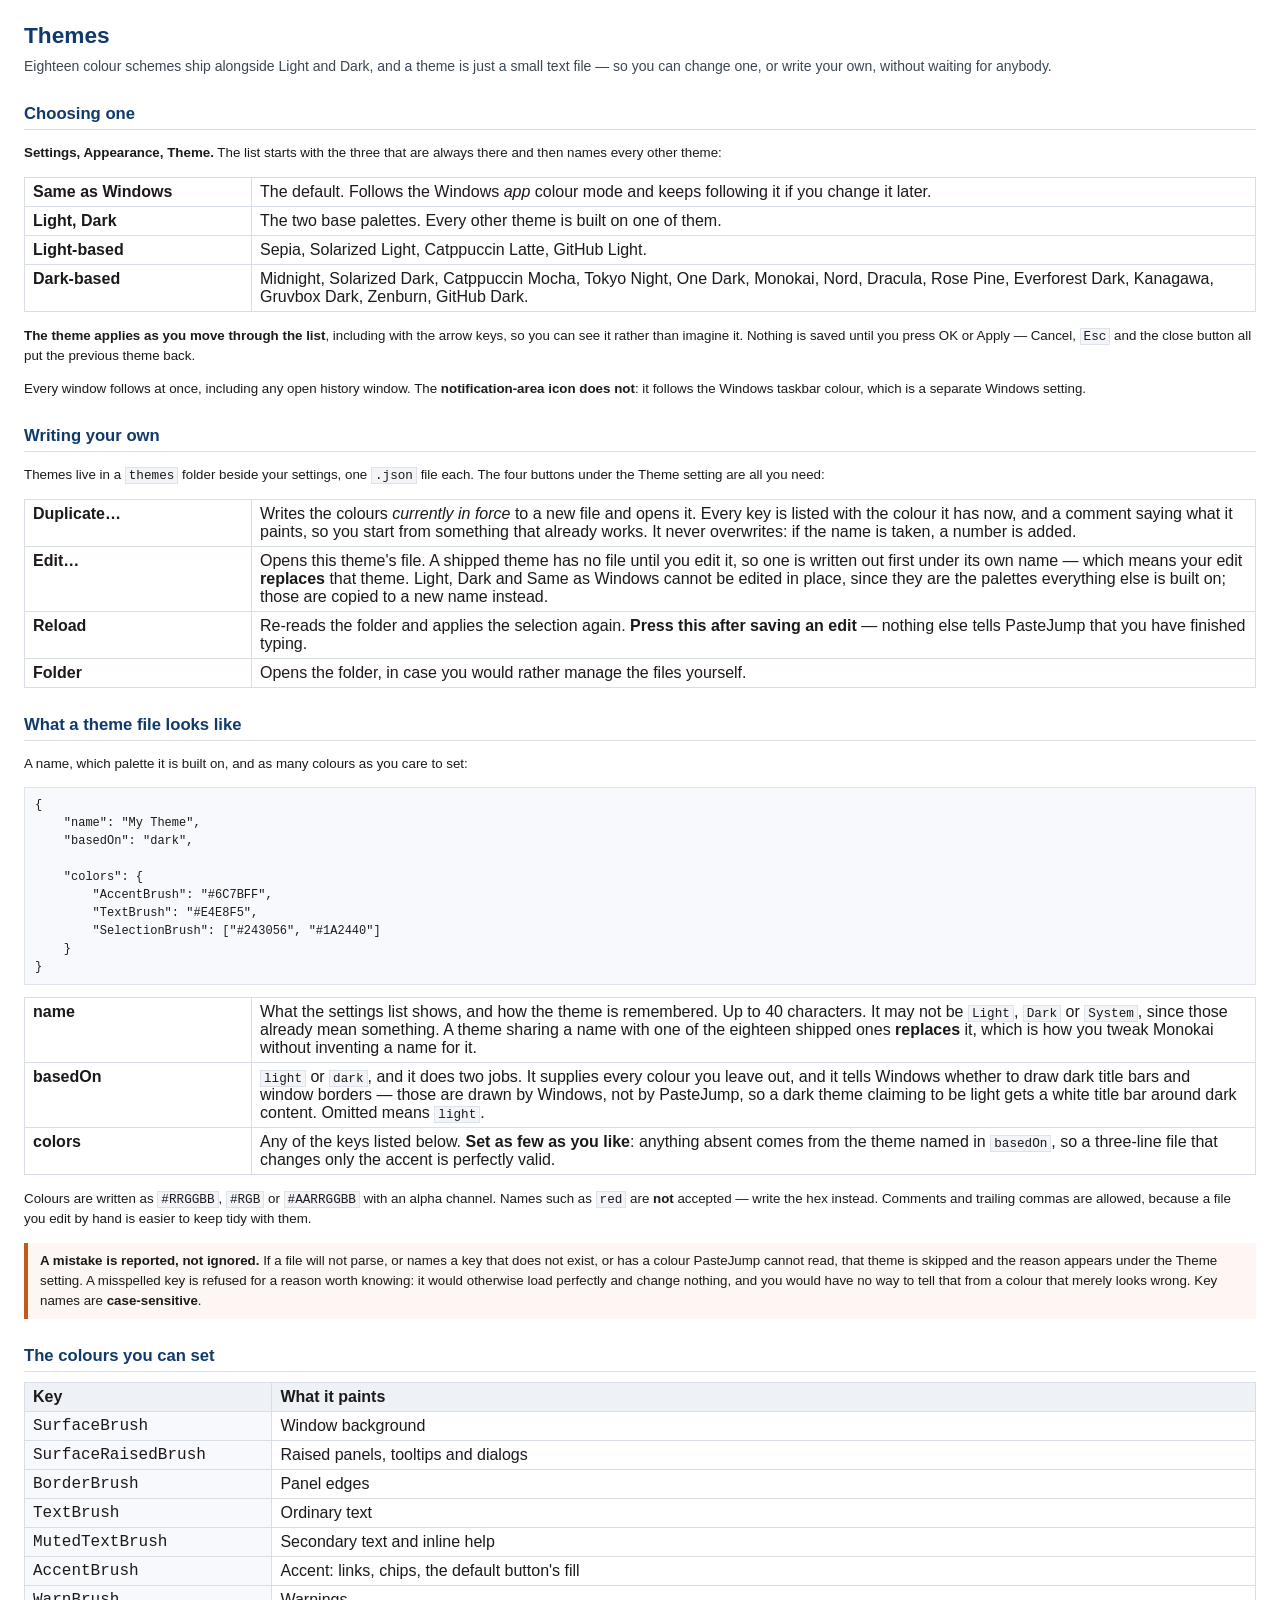
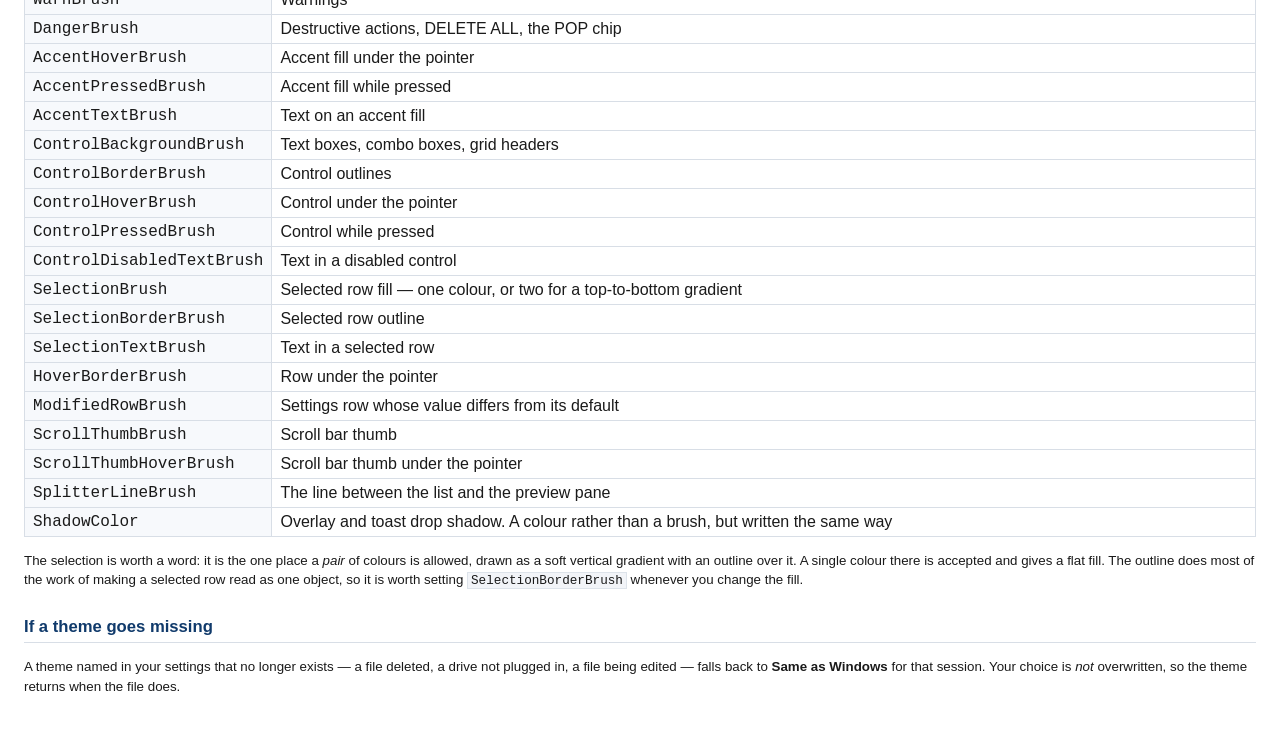
<file: docs/help/themes.html>
<html>
<head>
<meta http-equiv="Content-Type" content="text/html; charset=utf-8">
<title>Themes</title>
<link rel="stylesheet" type="text/css" href="styles.css">
</head>
<body>

<h1>Themes</h1>
<p class="lead">Eighteen colour schemes ship alongside Light and Dark, and a theme is just a small text file
&mdash; so you can change one, or write your own, without waiting for anybody.</p>

<h2>Choosing one</h2>

<p><b>Settings, Appearance, Theme.</b> The list starts with the three that are always there and then names every
other theme:</p>

<table>
<tr><td class="name">Same as Windows</td>
<td>The default. Follows the Windows <i>app</i> colour mode and keeps following it if you change it later.</td></tr>

<tr><td class="name">Light, Dark</td>
<td>The two base palettes. Every other theme is built on one of them.</td></tr>

<tr><td class="name">Light-based</td>
<td>Sepia, Solarized Light, Catppuccin Latte, GitHub Light.</td></tr>

<tr><td class="name">Dark-based</td>
<td>Midnight, Solarized Dark, Catppuccin Mocha, Tokyo Night, One Dark, Monokai, Nord, Dracula, Rose Pine,
Everforest Dark, Kanagawa, Gruvbox Dark, Zenburn, GitHub Dark.</td></tr>
</table>

<p><b>The theme applies as you move through the list</b>, including with the arrow keys, so you can see it rather
than imagine it. Nothing is saved until you press OK or Apply &mdash; Cancel, <code>Esc</code> and the close button
all put the previous theme back.</p>

<p>Every window follows at once, including any open history window. The <b>notification-area icon does not</b>: it
follows the Windows taskbar colour, which is a separate Windows setting.</p>

<h2>Writing your own</h2>

<p>Themes live in a <code>themes</code> folder beside your settings, one <code>.json</code> file each. The four
buttons under the Theme setting are all you need:</p>

<table>
<tr><td class="name">Duplicate…</td>
<td>Writes the colours <i>currently in force</i> to a new file and opens it. Every key is listed with the colour it
has now, and a comment saying what it paints, so you start from something that already works. It never overwrites:
if the name is taken, a number is added.</td></tr>

<tr><td class="name">Edit…</td>
<td>Opens this theme's file. A shipped theme has no file until you edit it, so one is written out first under its
own name &mdash; which means your edit <b>replaces</b> that theme. Light, Dark and Same as Windows cannot be edited
in place, since they are the palettes everything else is built on; those are copied to a new name instead.</td></tr>

<tr><td class="name">Reload</td>
<td>Re-reads the folder and applies the selection again. <b>Press this after saving an edit</b> &mdash; nothing else
tells PasteJump that you have finished typing.</td></tr>

<tr><td class="name">Folder</td>
<td>Opens the folder, in case you would rather manage the files yourself.</td></tr>
</table>

<h2>What a theme file looks like</h2>

<p>A name, which palette it is built on, and as many colours as you care to set:</p>

<pre>{
    "name": "My Theme",
    "basedOn": "dark",

    "colors": {
        "AccentBrush": "#6C7BFF",
        "TextBrush": "#E4E8F5",
        "SelectionBrush": ["#243056", "#1A2440"]
    }
}</pre>

<table>
<tr><td class="name">name</td>
<td>What the settings list shows, and how the theme is remembered. Up to 40 characters. It may not be
<code>Light</code>, <code>Dark</code> or <code>System</code>, since those already mean something. A theme sharing a
name with one of the eighteen shipped ones <b>replaces</b> it, which is how you tweak Monokai without inventing a
name for it.</td></tr>

<tr><td class="name">basedOn</td>
<td><code>light</code> or <code>dark</code>, and it does two jobs. It supplies every colour you leave out, and it
tells Windows whether to draw dark title bars and window borders &mdash; those are drawn by Windows, not by
PasteJump, so a dark theme claiming to be light gets a white title bar around dark content. Omitted means
<code>light</code>.</td></tr>

<tr><td class="name">colors</td>
<td>Any of the keys listed below. <b>Set as few as you like</b>: anything absent comes from the theme named in
<code>basedOn</code>, so a three-line file that changes only the accent is perfectly valid.</td></tr>
</table>

<p>Colours are written as <code>#RRGGBB</code>, <code>#RGB</code> or <code>#AARRGGBB</code> with an alpha channel.
Names such as <code>red</code> are <b>not</b> accepted &mdash; write the hex instead. Comments and trailing commas
are allowed, because a file you edit by hand is easier to keep tidy with them.</p>

<div class="warn">
<p><b>A mistake is reported, not ignored.</b> If a file will not parse, or names a key that does not exist, or has a
colour PasteJump cannot read, that theme is skipped and the reason appears under the Theme setting. A misspelled key
is refused for a reason worth knowing: it would otherwise load perfectly and change nothing, and you would have no
way to tell that from a colour that merely looks wrong. Key names are <b>case-sensitive</b>.</p>
</div>

<h2>The colours you can set</h2>

<table>
<tr><th>Key</th><th>What it paints</th></tr>
<tr><td class="key">SurfaceBrush</td><td>Window background</td></tr>
<tr><td class="key">SurfaceRaisedBrush</td><td>Raised panels, tooltips and dialogs</td></tr>
<tr><td class="key">BorderBrush</td><td>Panel edges</td></tr>
<tr><td class="key">TextBrush</td><td>Ordinary text</td></tr>
<tr><td class="key">MutedTextBrush</td><td>Secondary text and inline help</td></tr>
<tr><td class="key">AccentBrush</td><td>Accent: links, chips, the default button's fill</td></tr>
<tr><td class="key">WarnBrush</td><td>Warnings</td></tr>
<tr><td class="key">DangerBrush</td><td>Destructive actions, DELETE ALL, the POP chip</td></tr>
<tr><td class="key">AccentHoverBrush</td><td>Accent fill under the pointer</td></tr>
<tr><td class="key">AccentPressedBrush</td><td>Accent fill while pressed</td></tr>
<tr><td class="key">AccentTextBrush</td><td>Text on an accent fill</td></tr>
<tr><td class="key">ControlBackgroundBrush</td><td>Text boxes, combo boxes, grid headers</td></tr>
<tr><td class="key">ControlBorderBrush</td><td>Control outlines</td></tr>
<tr><td class="key">ControlHoverBrush</td><td>Control under the pointer</td></tr>
<tr><td class="key">ControlPressedBrush</td><td>Control while pressed</td></tr>
<tr><td class="key">ControlDisabledTextBrush</td><td>Text in a disabled control</td></tr>
<tr><td class="key">SelectionBrush</td><td>Selected row fill &mdash; one colour, or two for a top-to-bottom
gradient</td></tr>
<tr><td class="key">SelectionBorderBrush</td><td>Selected row outline</td></tr>
<tr><td class="key">SelectionTextBrush</td><td>Text in a selected row</td></tr>
<tr><td class="key">HoverBorderBrush</td><td>Row under the pointer</td></tr>
<tr><td class="key">ModifiedRowBrush</td><td>Settings row whose value differs from its default</td></tr>
<tr><td class="key">ScrollThumbBrush</td><td>Scroll bar thumb</td></tr>
<tr><td class="key">ScrollThumbHoverBrush</td><td>Scroll bar thumb under the pointer</td></tr>
<tr><td class="key">SplitterLineBrush</td><td>The line between the list and the preview pane</td></tr>
<tr><td class="key">ShadowColor</td><td>Overlay and toast drop shadow. A colour rather than a brush, but written the
same way</td></tr>
</table>

<p>The selection is worth a word: it is the one place a <i>pair</i> of colours is allowed, drawn as a soft vertical
gradient with an outline over it. A single colour there is accepted and gives a flat fill. The outline does most of
the work of making a selected row read as one object, so it is worth setting
<code>SelectionBorderBrush</code> whenever you change the fill.</p>

<h2>If a theme goes missing</h2>

<p>A theme named in your settings that no longer exists &mdash; a file deleted, a drive not plugged in, a file being
edited &mdash; falls back to <b>Same as Windows</b> for that session. Your choice is <i>not</i> overwritten, so the
theme returns when the file does.</p>

</body>
</html>
</file>
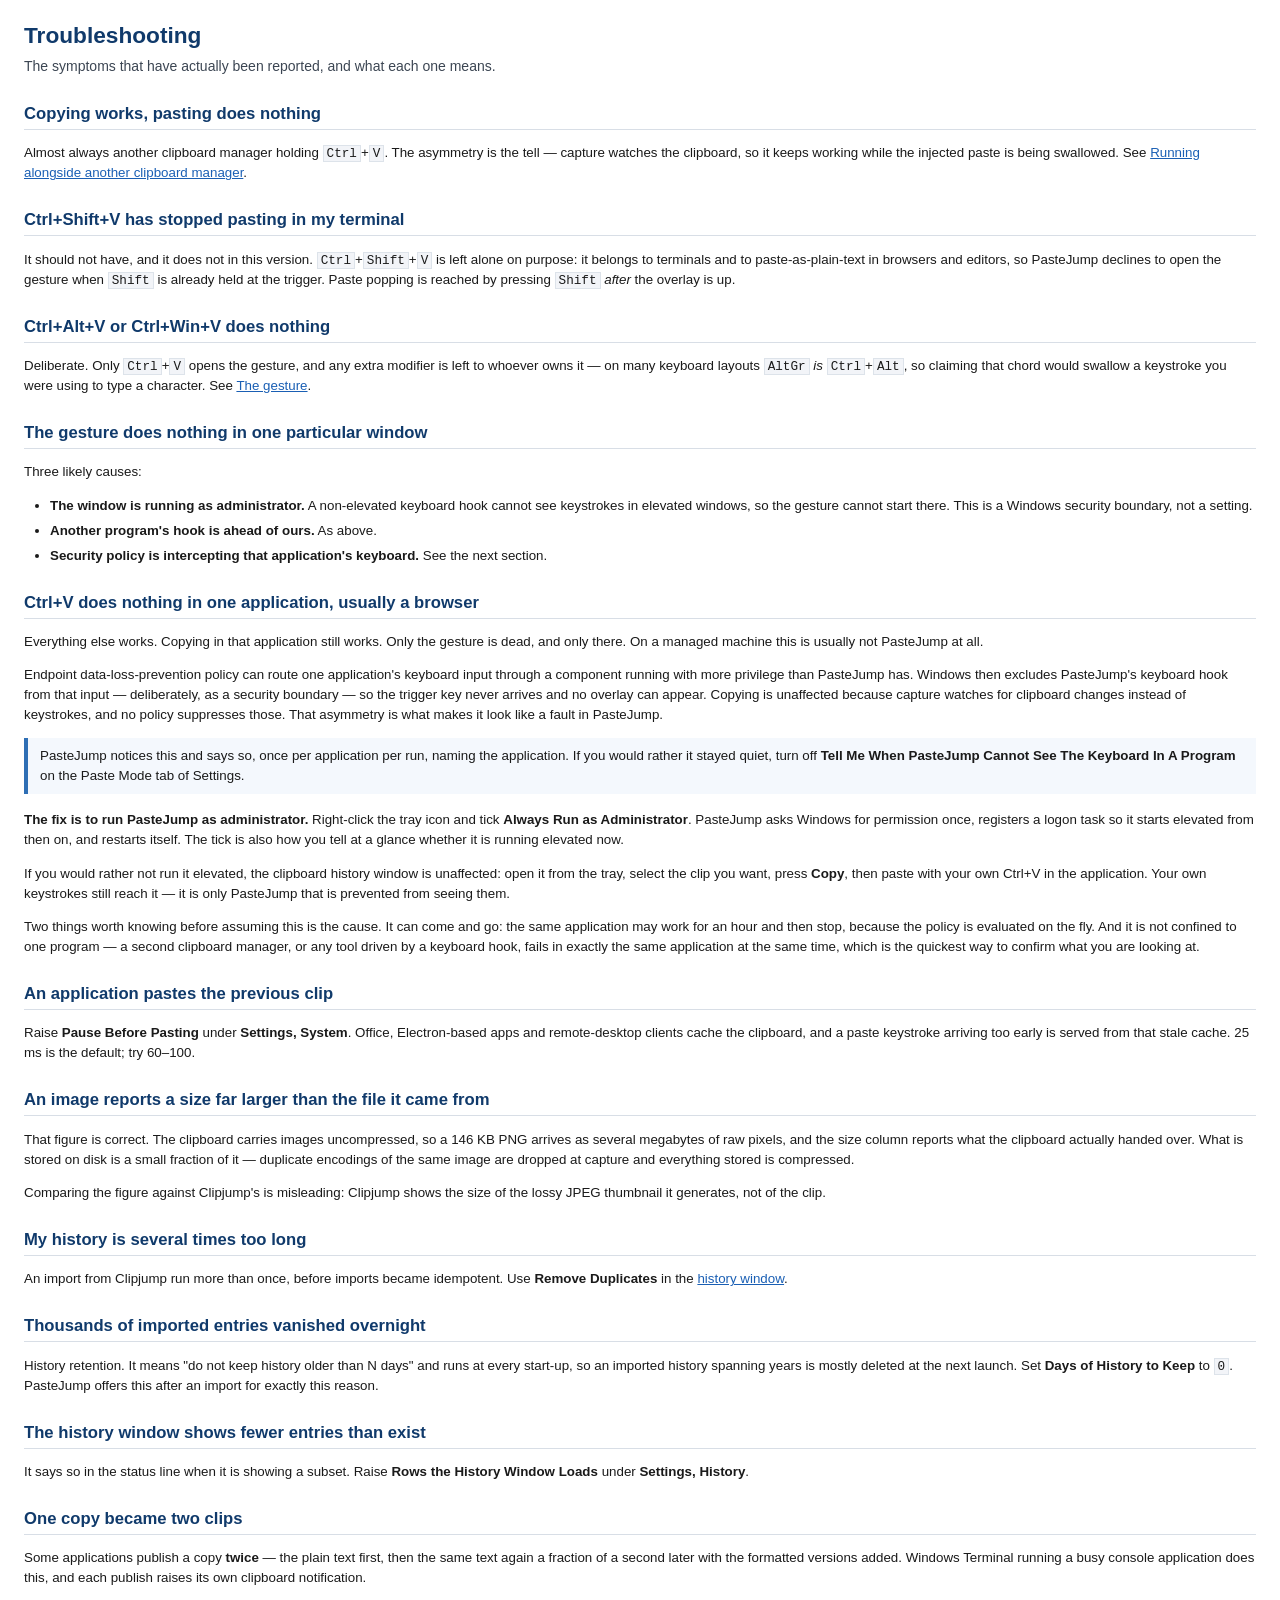
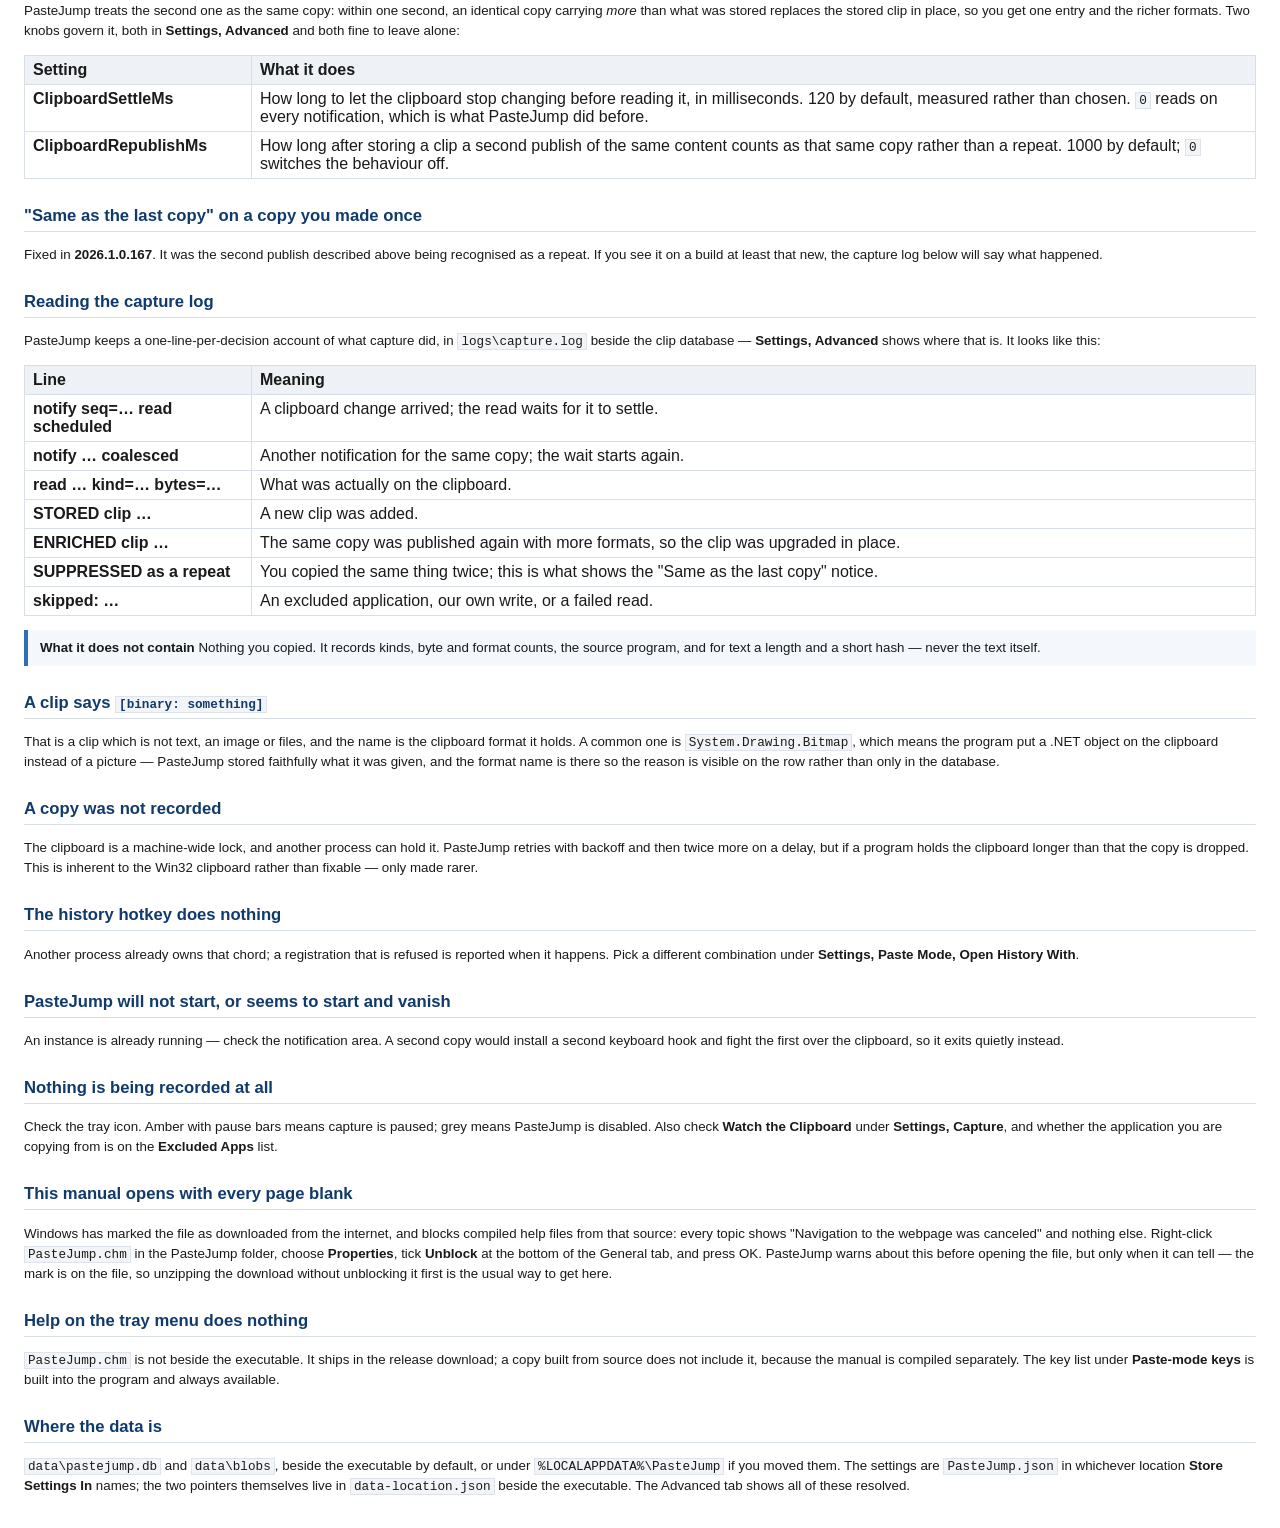
<file: docs/help/troubleshooting.html>
<html>
<head>
<meta http-equiv="Content-Type" content="text/html; charset=utf-8">
<title>Troubleshooting</title>
<link rel="stylesheet" type="text/css" href="styles.css">
</head>
<body>

<h1>Troubleshooting</h1>
<p class="lead">The symptoms that have actually been reported, and what each one means.</p>

<h2>Copying works, pasting does nothing</h2>

<p>Almost always another clipboard manager holding <code>Ctrl</code>+<code>V</code>. The asymmetry is the
tell &mdash; capture watches the clipboard, so it keeps working while the injected paste is being
swallowed. See <a href="coexisting.html">Running alongside another clipboard manager</a>.</p>

<h2>Ctrl+Shift+V has stopped pasting in my terminal</h2>

<p>It should not have, and it does not in this version. <code>Ctrl</code>+<code>Shift</code>+<code>V</code>
is left alone on purpose: it belongs to terminals and to paste-as-plain-text in browsers and editors, so
PasteJump declines to open the gesture when <code>Shift</code> is already held at the trigger. Paste
popping is reached by pressing <code>Shift</code> <i>after</i> the overlay is up.</p>

<h2>Ctrl+Alt+V or Ctrl+Win+V does nothing</h2>

<p>Deliberate. Only <code>Ctrl</code>+<code>V</code> opens the gesture, and any extra modifier is left to
whoever owns it &mdash; on many keyboard layouts <code>AltGr</code> <i>is</i> <code>Ctrl</code>+<code>Alt</code>,
so claiming that chord would swallow a keystroke you were using to type a character. See
<a href="gesture.html">The gesture</a>.</p>

<h2>The gesture does nothing in one particular window</h2>

<p>Three likely causes:</p>

<ul>
<li><b>The window is running as administrator.</b> A non-elevated keyboard hook cannot see keystrokes in
elevated windows, so the gesture cannot start there. This is a Windows security boundary, not a
setting.</li>
<li><b>Another program's hook is ahead of ours.</b> As above.</li>
<li><b>Security policy is intercepting that application's keyboard.</b> See the next section.</li>
</ul>

<h2>Ctrl+V does nothing in one application, usually a browser</h2>

<p>Everything else works. Copying in that application still works. Only the gesture is dead, and only
there. On a managed machine this is usually not PasteJump at all.</p>

<p>Endpoint data-loss-prevention policy can route one application's keyboard input through a component
running with more privilege than PasteJump has. Windows then excludes PasteJump's keyboard hook from that
input &mdash; deliberately, as a security boundary &mdash; so the trigger key never arrives and no overlay
can appear. Copying is unaffected because capture watches for clipboard changes instead of keystrokes,
and no policy suppresses those. That asymmetry is what makes it look like a fault in PasteJump.</p>

<div class="note">
<p>PasteJump notices this and says so, once per application per run, naming the application. If you would
rather it stayed quiet, turn off <b>Tell Me When PasteJump Cannot See The Keyboard In A Program</b> on the
Paste Mode tab of Settings.</p>
</div>

<p><b>The fix is to run PasteJump as administrator.</b> Right-click the tray icon and tick <b>Always Run
as Administrator</b>. PasteJump asks Windows for permission once, registers a logon task so it starts
elevated from then on, and restarts itself. The tick is also how you tell at a glance whether it is
running elevated now.</p>

<p>If you would rather not run it elevated, the clipboard history window is unaffected: open it from the
tray, select the clip you want, press <b>Copy</b>, then paste with your own Ctrl+V in the application. Your
own keystrokes still reach it &mdash; it is only PasteJump that is prevented from seeing them.</p>

<p>Two things worth knowing before assuming this is the cause. It can come and go: the same application
may work for an hour and then stop, because the policy is evaluated on the fly. And it is not confined to
one program &mdash; a second clipboard manager, or any tool driven by a keyboard hook, fails in exactly
the same application at the same time, which is the quickest way to confirm what you are looking at.</p>

<h2>An application pastes the previous clip</h2>

<p>Raise <b>Pause Before Pasting</b> under <b>Settings, System</b>. Office, Electron-based apps and
remote-desktop clients cache the clipboard, and a paste keystroke arriving too early is served from that
stale cache. 25 ms is the default; try 60&ndash;100.</p>

<h2>An image reports a size far larger than the file it came from</h2>

<p>That figure is correct. The clipboard carries images uncompressed, so a 146 KB PNG arrives as several
megabytes of raw pixels, and the size column reports what the clipboard actually handed over. What is
stored on disk is a small fraction of it &mdash; duplicate encodings of the same image are dropped at
capture and everything stored is compressed.</p>

<p>Comparing the figure against Clipjump's is misleading: Clipjump shows the size of the lossy JPEG
thumbnail it generates, not of the clip.</p>

<h2>My history is several times too long</h2>

<p>An import from Clipjump run more than once, before imports became idempotent. Use <b>Remove
Duplicates</b> in the <a href="history-window.html">history window</a>.</p>

<h2>Thousands of imported entries vanished overnight</h2>

<p>History retention. It means "do not keep history older than N days" and runs at every start-up, so an
imported history spanning years is mostly deleted at the next launch. Set <b>Days of History to Keep</b>
to <code>0</code>. PasteJump offers this after an import for exactly this reason.</p>

<h2>The history window shows fewer entries than exist</h2>

<p>It says so in the status line when it is showing a subset. Raise <b>Rows the History Window Loads</b>
under <b>Settings, History</b>.</p>

<h2>One copy became two clips</h2>

<p>Some applications publish a copy <b>twice</b> &mdash; the plain text first, then the same text again a fraction
of a second later with the formatted versions added. Windows Terminal running a busy console application does this,
and each publish raises its own clipboard notification.</p>

<p>PasteJump treats the second one as the same copy: within one second, an identical copy carrying <i>more</i> than
what was stored replaces the stored clip in place, so you get one entry and the richer formats. Two knobs govern it,
both in <b>Settings, Advanced</b> and both fine to leave alone:</p>

<table>
<tr><th>Setting</th><th>What it does</th></tr>
<tr><td class="name">ClipboardSettleMs</td><td>How long to let the clipboard stop changing before reading it, in
milliseconds. 120 by default, measured rather than chosen. <code>0</code> reads on every notification, which is what
PasteJump did before.</td></tr>
<tr><td class="name">ClipboardRepublishMs</td><td>How long after storing a clip a second publish of the same content
counts as that same copy rather than a repeat. 1000 by default; <code>0</code> switches the behaviour off.</td></tr>
</table>

<h2>&quot;Same as the last copy&quot; on a copy you made once</h2>

<p>Fixed in <b>2026.1.0.167</b>. It was the second publish described above being recognised as a repeat. If you see
it on a build at least that new, the capture log below will say what happened.</p>

<h2>Reading the capture log</h2>

<p>PasteJump keeps a one-line-per-decision account of what capture did, in <code>logs\capture.log</code> beside the
clip database &mdash; <b>Settings, Advanced</b> shows where that is. It looks like this:</p>

<table>
<tr><th>Line</th><th>Meaning</th></tr>
<tr><td class="name">notify seq=&hellip; read scheduled</td><td>A clipboard change arrived; the read waits for it to
settle.</td></tr>
<tr><td class="name">notify &hellip; coalesced</td><td>Another notification for the same copy; the wait starts
again.</td></tr>
<tr><td class="name">read &hellip; kind=&hellip; bytes=&hellip;</td><td>What was actually on the clipboard.</td></tr>
<tr><td class="name">STORED clip &hellip;</td><td>A new clip was added.</td></tr>
<tr><td class="name">ENRICHED clip &hellip;</td><td>The same copy was published again with more formats, so the clip
was upgraded in place.</td></tr>
<tr><td class="name">SUPPRESSED as a repeat</td><td>You copied the same thing twice; this is what shows the
&quot;Same as the last copy&quot; notice.</td></tr>
<tr><td class="name">skipped: &hellip;</td><td>An excluded application, our own write, or a failed read.</td></tr>
</table>

<div class="note"><b>What it does not contain</b> Nothing you copied. It records kinds, byte and format counts, the
source program, and for text a length and a short hash &mdash; never the text itself.</div>

<h2>A clip says <code>[binary: something]</code></h2>

<p>That is a clip which is not text, an image or files, and the name is the clipboard format it holds. A common one
is <code>System.Drawing.Bitmap</code>, which means the program put a .NET object on the clipboard instead of a
picture &mdash; PasteJump stored faithfully what it was given, and the format name is there so the reason is visible
on the row rather than only in the database.</p>

<h2>A copy was not recorded</h2>

<p>The clipboard is a machine-wide lock, and another process can hold it. PasteJump retries with backoff
and then twice more on a delay, but if a program holds the clipboard longer than that the copy is dropped.
This is inherent to the Win32 clipboard rather than fixable &mdash; only made rarer.</p>

<h2>The history hotkey does nothing</h2>

<p>Another process already owns that chord; a registration that is refused is reported when it happens.
Pick a different combination under <b>Settings, Paste Mode, Open History With</b>.</p>

<h2>PasteJump will not start, or seems to start and vanish</h2>

<p>An instance is already running &mdash; check the notification area. A second copy would install a
second keyboard hook and fight the first over the clipboard, so it exits quietly instead.</p>

<h2>Nothing is being recorded at all</h2>

<p>Check the tray icon. Amber with pause bars means capture is paused; grey means PasteJump is disabled.
Also check <b>Watch the Clipboard</b> under <b>Settings, Capture</b>, and whether the application you are
copying from is on the <b>Excluded Apps</b> list.</p>

<h2>This manual opens with every page blank</h2>

<p>Windows has marked the file as downloaded from the internet, and blocks compiled help files from that
source: every topic shows "Navigation to the webpage was canceled" and nothing else. Right-click
<code>PasteJump.chm</code> in the PasteJump folder, choose <b>Properties</b>, tick <b>Unblock</b> at the
bottom of the General tab, and press OK. PasteJump warns about this before opening the file, but only when it
can tell &mdash; the mark is on the file, so unzipping the download without unblocking it first is the usual
way to get here.</p>

<h2>Help on the tray menu does nothing</h2>

<p><code>PasteJump.chm</code> is not beside the executable. It ships in the release download; a copy built
from source does not include it, because the manual is compiled separately. The key list under <b>Paste-mode
keys</b> is built into the program and always available.</p>

<h2>Where the data is</h2>

<p><code>data\pastejump.db</code> and <code>data\blobs</code>, beside the executable by default, or under
<code>%LOCALAPPDATA%\PasteJump</code> if you moved them. The settings are <code>PasteJump.json</code> in
whichever location <b>Store Settings In</b> names; the two pointers themselves live in
<code>data-location.json</code> beside the executable. The Advanced tab shows all of these
resolved.</p>

</body>
</html>
</file>
<file: docs/help/styles.css>
/*
    Styling for the compiled help.

    Deliberately old-fashioned CSS. A .chm is rendered by the HTML Help viewer, which is the Internet
    Explorer engine in a legacy document mode - flexbox, grid, CSS variables and media queries are
    unavailable or unreliable there. Tables and floats are what work, so tables and floats are what this
    uses. Nothing here should be "modernised" without opening the .chm afterwards to check.
*/

body {
    font-family: "Segoe UI", Tahoma, sans-serif;
    font-size: 10pt;
    line-height: 1.5;
    color: #1a1a1a;
    background: #ffffff;
    margin: 0;
    padding: 18px 24px 32px 24px;
}

h1 {
    font-size: 17pt;
    font-weight: 600;
    margin: 0 0 4px 0;
    color: #103a6b;
}

h2 {
    font-size: 12.5pt;
    font-weight: 600;
    margin: 24px 0 6px 0;
    color: #103a6b;
    border-bottom: 1px solid #d8dee6;
    padding-bottom: 3px;
}

h3 {
    font-size: 10.5pt;
    font-weight: 600;
    margin: 18px 0 4px 0;
}

p.lead {
    font-size: 10.5pt;
    color: #3c4653;
    margin: 0 0 18px 0;
}

table {
    border-collapse: collapse;
    margin: 10px 0 14px 0;
    width: 100%;
}

th {
    text-align: left;
    font-weight: 600;
    background: #eef2f7;
    border: 1px solid #d8dee6;
    padding: 5px 8px;
    vertical-align: top;
}

td {
    border: 1px solid #d8dee6;
    padding: 5px 8px;
    vertical-align: top;
}

/* Key column: narrow, centred, monospaced so chords line up down the page. */
td.key {
    width: 116px;
    white-space: nowrap;
    font-family: Consolas, "Courier New", monospace;
    background: #f7f9fc;
}

td.name {
    width: 210px;
    font-weight: 600;
}

code, kbd {
    font-family: Consolas, "Courier New", monospace;
    font-size: 9.5pt;
    background: #f2f4f8;
    border: 1px solid #dde3ea;
    padding: 0 3px;
}

pre {
    font-family: Consolas, "Courier New", monospace;
    font-size: 9pt;
    background: #f7f9fc;
    border: 1px solid #dde3ea;
    padding: 8px 10px;
    overflow: auto;
}

ul, ol {
    margin: 8px 0 14px 0;
    padding-left: 26px;
}

li {
    margin-bottom: 5px;
}

/* A call-out. Border on one side only: a full box reads as an error dialog. */
div.note {
    background: #f4f8fd;
    border-left: 4px solid #2f6fb5;
    padding: 8px 12px;
    margin: 12px 0 16px 0;
}

div.warn {
    background: #fdf6f2;
    border-left: 4px solid #c25a1c;
    padding: 8px 12px;
    margin: 12px 0 16px 0;
}

div.note p, div.warn p {
    margin: 0;
}

/*
    Figures. No <figure>/<figcaption>: the viewer's document mode predates them, so a div and a p is what
    renders consistently. max-width rather than width so a shot narrower than the page is not stretched -
    every image here is a real window capture, and enlarging one only blurs it.
*/
div.shot {
    margin: 14px 0 18px 0;
}

div.shot img {
    max-width: 100%;
    border: 1px solid #c9d2dc;
    background: #ffffff;
}

div.shot p {
    margin: 5px 0 0 0;
    font-size: 8.5pt;
    color: #6b7683;
}

/* A small capture shown inline at its own size, for the overlay and the toast. */
div.shot-inline img {
    border: 1px solid #c9d2dc;
}

a { color: #1a5fb4; }
a:hover { color: #103a6b; }

p.footer {
    margin-top: 28px;
    padding-top: 8px;
    border-top: 1px solid #e4e9ef;
    color: #6b7683;
    font-size: 8.5pt;
}

/* The version and build time, stamped into every page by tools/build-help.ps1 when the .chm is compiled. It is
   not in the sources: a line that changed on every build would churn docs/manual, which is committed. */
p.footer.stamp {
    margin-top: 24px;
    padding-top: 8px;
    border-top: 1px solid #d8d8d8;
    color: #777777;
    font-size: 8pt;
}
</file>
